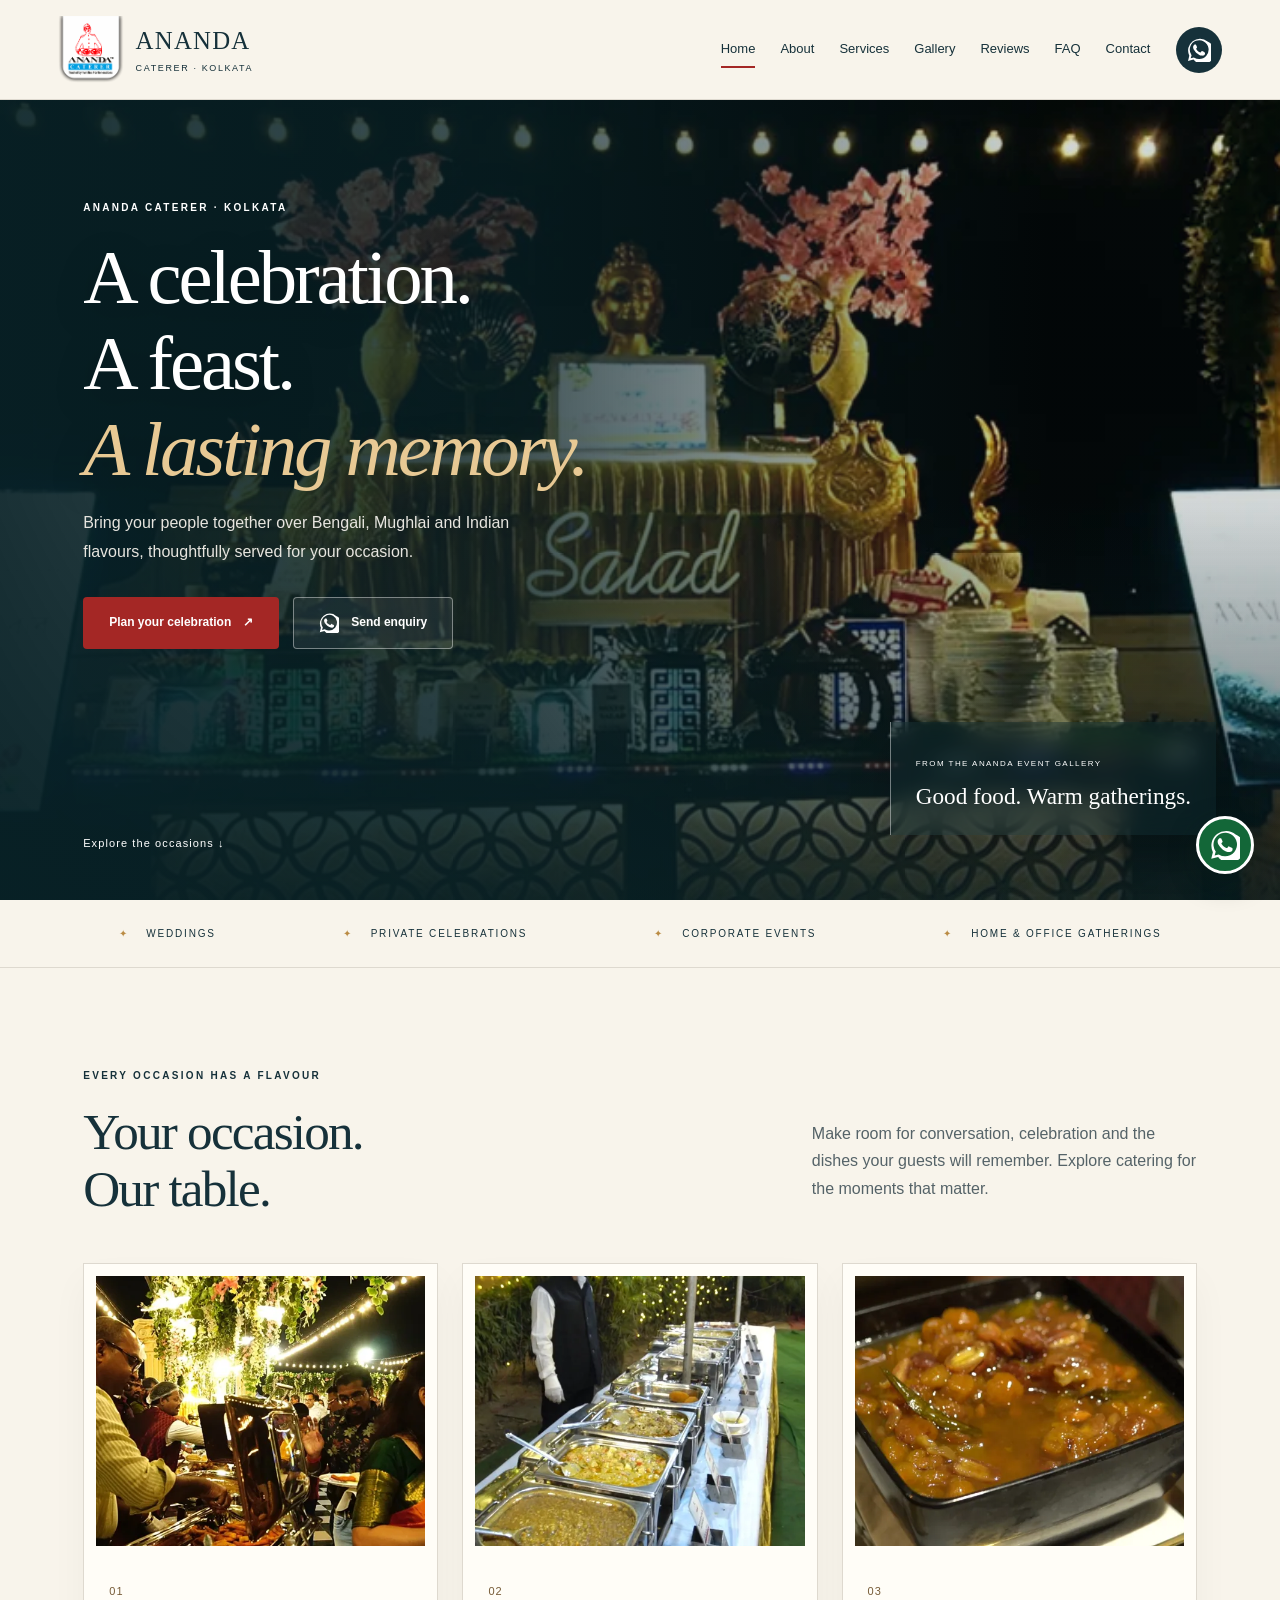
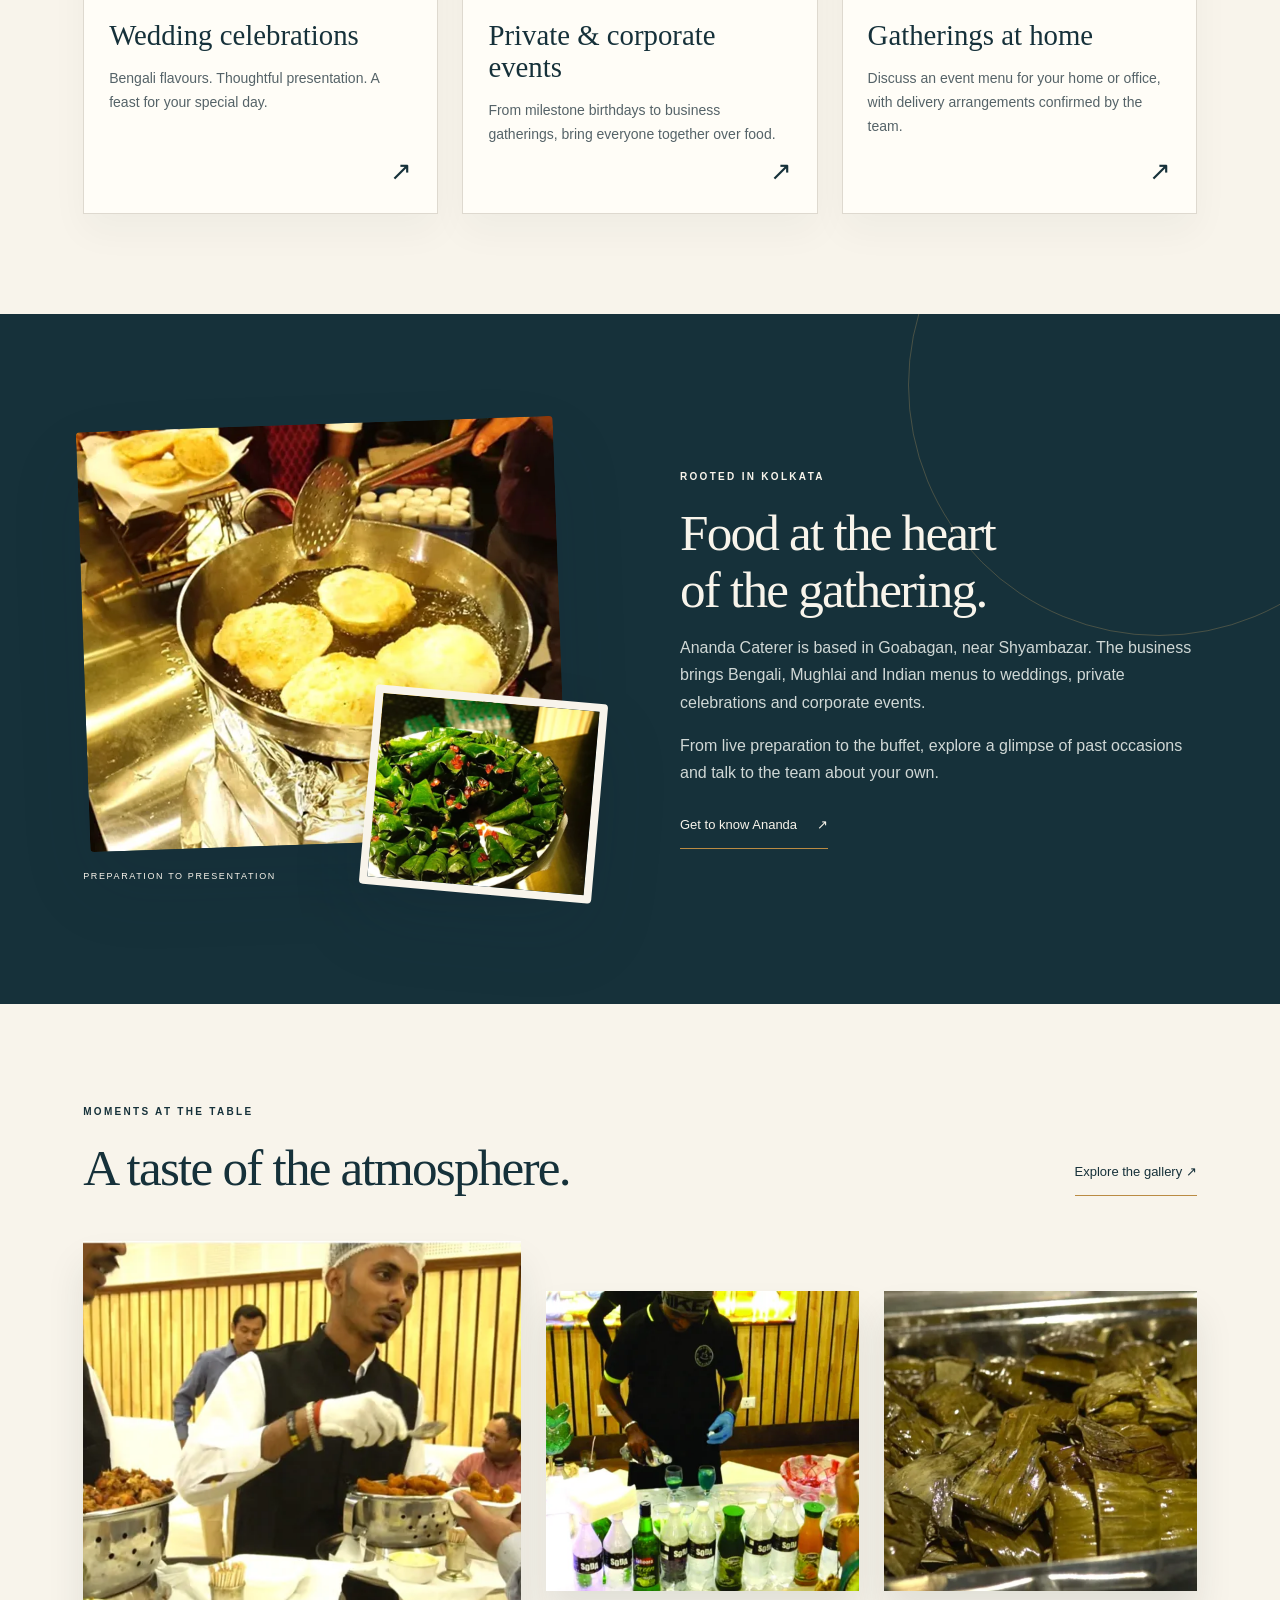
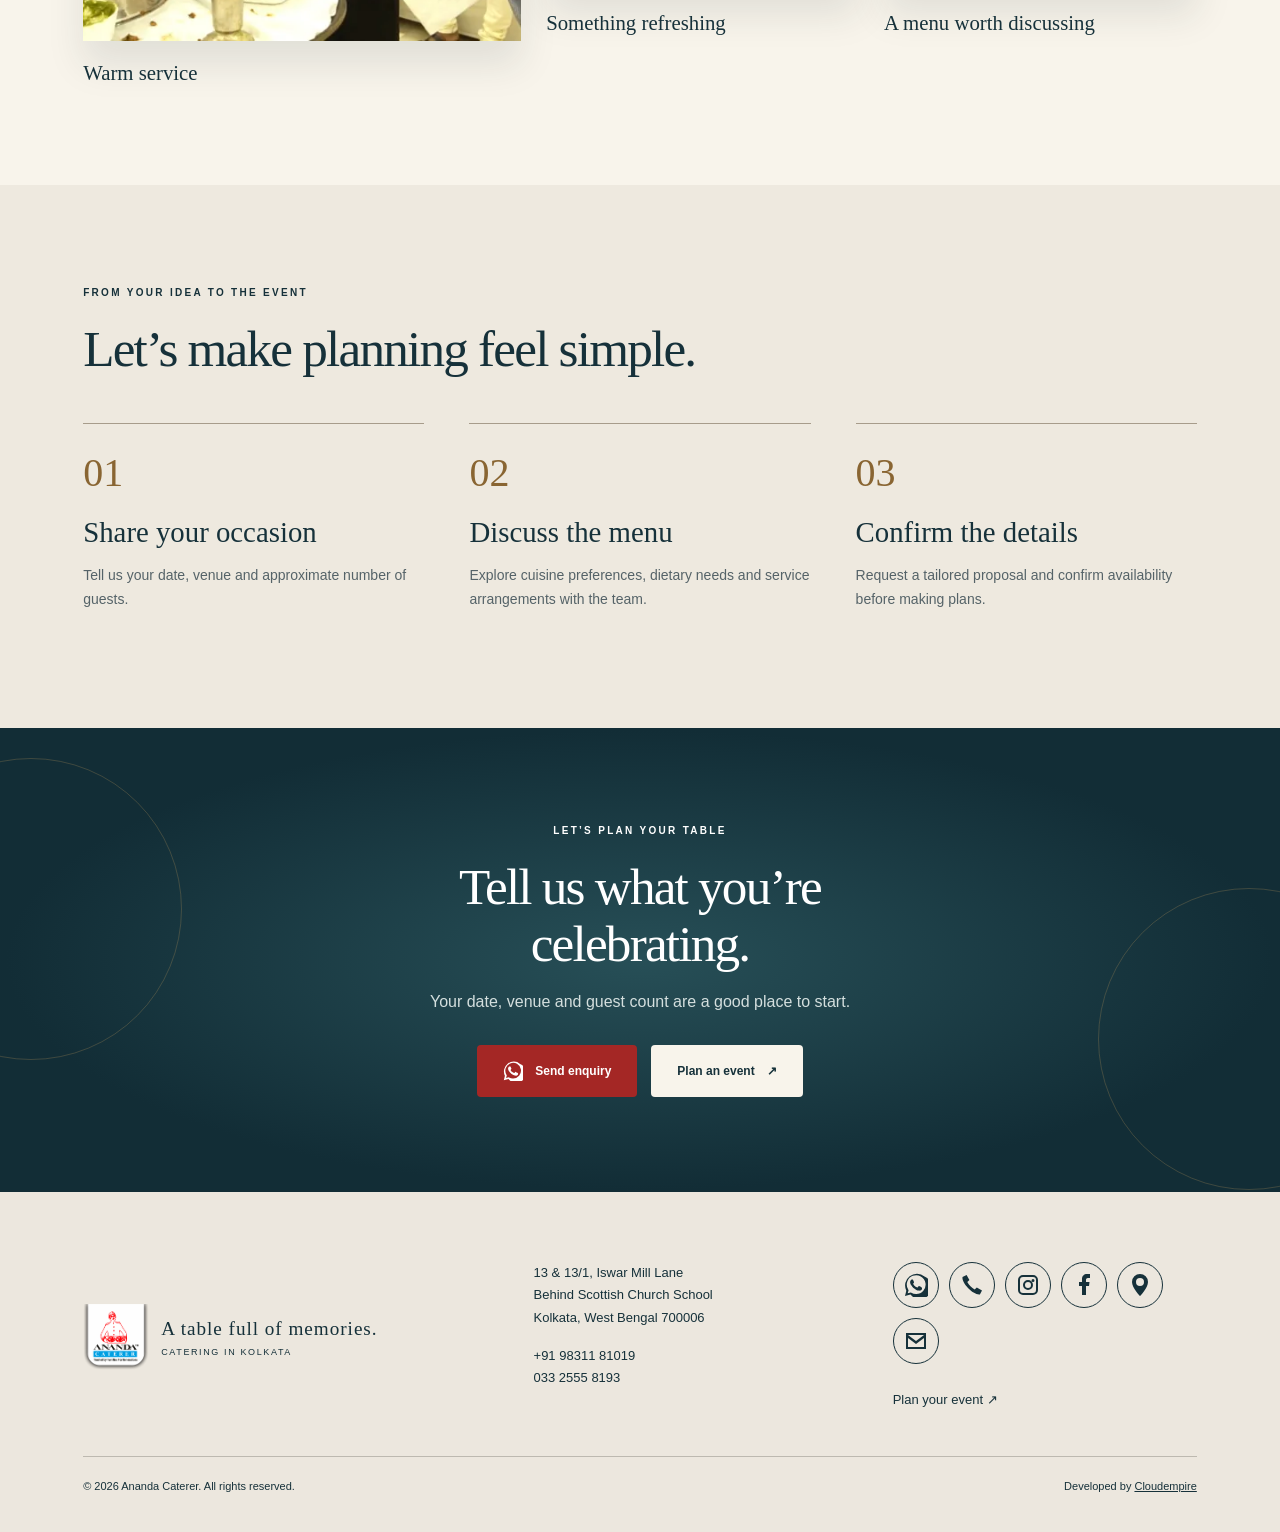
<file: index.html>
<!doctype html><html lang="en"><head><meta charset="utf-8"><meta name="viewport" content="width=device-width,initial-scale=1"><title>Catering for memorable celebrations | Ananda Caterer Kolkata</title><meta name="description" content="Explore Ananda Caterer in Kolkata for weddings, private gatherings and corporate events. Discover genuine event photos and enquire about your occasion."><link rel="canonical" href="https://cloudempiretech.github.io/ananda-caterer-kolkata/"><meta name="theme-color" content="#122d36"><meta property="og:title" content="Catering for memorable celebrations | Ananda Caterer"><meta property="og:description" content="Explore Ananda Caterer in Kolkata for weddings, private gatherings and corporate events. Discover genuine event photos and enquire about your occasion."><meta property="og:url" content="https://cloudempiretech.github.io/ananda-caterer-kolkata/"><meta property="og:image" content="https://cloudempiretech.github.io/ananda-caterer-kolkata/assets/official-3-1500.webp"><link rel="icon" href="assets/favicon.ico"><link rel="icon" sizes="32x32" href="assets/favicon-32.png"><link rel="apple-touch-icon" href="assets/favicon-180.png"><link rel="stylesheet" href="assets/style-v2.css"><script type="application/ld+json">{"@context": "https://schema.org", "@type": "LocalBusiness", "name": "Ananda Caterer", "url": "https://cloudempiretech.github.io/ananda-caterer-kolkata/", "telephone": "+919831181019", "address": {"@type": "PostalAddress", "streetAddress": "13 & 13/1, Iswar Mill Lane, behind Scottish Church School", "addressLocality": "Kolkata", "addressRegion": "West Bengal", "postalCode": "700006", "addressCountry": "IN"}, "sameAs": ["https://anandacaterer.com/", "https://www.instagram.com/anandacaterer/", "https://www.facebook.com/anandcatererkolkata", "https://www.google.com/maps?cid=3894552203688122161"], "logo": "https://cloudempiretech.github.io/ananda-caterer-kolkata/assets/logo.webp"}</script><script src="assets/site.js" defer></script></head><body><a class="skip" href="#main">Skip to content</a><header><a class="brand" href="index.html" aria-label="Ananda Caterer home"><img src="assets/logo.webp" alt="Ananda Caterer logo" width="80" height="80"><span>ANANDA<small>CATERER · KOLKATA</small></span></a><button class="menu" aria-label="Open navigation" aria-expanded="false" aria-controls="navigation">☰</button><nav id="navigation" aria-label="Main navigation"><a href="index.html" aria-current=page>Home</a><a href="about.html" >About</a><a href="services.html" >Services</a><a href="gallery.html" >Gallery</a><a href="reviews.html" >Reviews</a><a href="faq.html" >FAQ</a><a href="contact.html" >Contact</a></nav><a class="channel header-wa" href="https://wa.me/919831181019" aria-label="Message Ananda Caterer on WhatsApp" title="Message on WhatsApp" target="_blank" rel="noopener noreferrer"><svg aria-hidden="true" viewBox="0 0 24 24"><path d="M20.5 3.5A11.8 11.8 0 0 0 2.3 17.7L1 23l5.5-1.4A11.8 11.8 0 1 0 20.5 3.5ZM12 21a9.3 9.3 0 0 1-4.7-1.3l-.4-.2-3.2.8.9-3.1-.3-.5A9.4 9.4 0 1 1 12 21Zm5.2-7c-.3-.1-1.7-.8-2-.9-.2-.1-.4-.1-.6.2-.2.3-.7.9-.9 1-.2.2-.3.2-.6.1-.3-.1-1.2-.4-2.3-1.4-.9-.8-1.4-1.7-1.6-2-.2-.3 0-.4.1-.6l.4-.5.3-.4c.1-.2.1-.4 0-.6L9.1 7c-.2-.5-.5-.4-.7-.4h-.6c-.2 0-.5.1-.7.3-.3.3-1 1-1 2.4s1 2.8 1.2 3c.1.2 2.1 3.3 5.1 4.6.7.3 1.3.5 1.7.6.7.2 1.4.2 1.9.1.6-.1 1.7-.7 1.9-1.4.2-.7.2-1.3.2-1.4-.1-.2-.3-.2-.6-.4Z"/></svg></a></header><main id="main"><section class="hero"><img class="hero-bg" src="assets/official-3-1500.webp" srcset="assets/official-3-400.webp 400w, assets/official-3-900.webp 900w, assets/official-3-1500.webp 1500w" sizes="(max-width: 700px) 100vw, (max-width: 1100px) 60vw, 50vw" width="1918" height="960" alt="Decorated salad counter at an evening event" loading="eager" decoding="sync" fetchpriority=high><div class="hero-shade"></div><div class="hero-copy"><p class="eyebrow">ANANDA CATERER · KOLKATA</p><h1>A celebration.<br>A feast.<br><em>A lasting memory.</em></h1><p>Bring your people together over Bengali, Mughlai and Indian flavours, thoughtfully served for your occasion.</p><div class="actions"><a class="btn primary" href="contact.html">Plan your celebration <span aria-hidden="true">↗</span></a><a class="btn glass" href="https://wa.me/919831181019?text=Hello%20Ananda%20Caterer%2C%20I%20would%20like%20to%20discuss%20catering%20for%20an%20event." target="_blank" rel="noopener noreferrer" aria-label="Send enquiry with Ananda Caterer on WhatsApp" title="Message Ananda Caterer on WhatsApp"><svg aria-hidden="true" viewBox="0 0 24 24"><path d="M20.5 3.5A11.8 11.8 0 0 0 2.3 17.7L1 23l5.5-1.4A11.8 11.8 0 1 0 20.5 3.5ZM12 21a9.3 9.3 0 0 1-4.7-1.3l-.4-.2-3.2.8.9-3.1-.3-.5A9.4 9.4 0 1 1 12 21Zm5.2-7c-.3-.1-1.7-.8-2-.9-.2-.1-.4-.1-.6.2-.2.3-.7.9-.9 1-.2.2-.3.2-.6.1-.3-.1-1.2-.4-2.3-1.4-.9-.8-1.4-1.7-1.6-2-.2-.3 0-.4.1-.6l.4-.5.3-.4c.1-.2.1-.4 0-.6L9.1 7c-.2-.5-.5-.4-.7-.4h-.6c-.2 0-.5.1-.7.3-.3.3-1 1-1 2.4s1 2.8 1.2 3c.1.2 2.1 3.3 5.1 4.6.7.3 1.3.5 1.7.6.7.2 1.4.2 1.9.1.6-.1 1.7-.7 1.9-1.4.2-.7.2-1.3.2-1.4-.1-.2-.3-.2-.6-.4Z"/></svg><span>Send enquiry</span></a></div></div><div class="hero-note"><span>FROM THE ANANDA EVENT GALLERY</span><p>Good food. Warm gatherings.</p></div><a class="scrollhint" href="#occasions">Explore the occasions ↓</a></section><div class="ribbon"><span>WEDDINGS</span><span>PRIVATE CELEBRATIONS</span><span>CORPORATE EVENTS</span><span>HOME & OFFICE GATHERINGS</span></div><section class="section" id="occasions"><div class="section-heading reveal"><div><p class="eyebrow">EVERY OCCASION HAS A FLAVOUR</p><h2>Your occasion.<br>Our table.</h2></div><p>Make room for conversation, celebration and the dishes your guests will remember. Explore catering for the moments that matter.</p></div><div class="cards"><a class="card reveal" href="wedding-catering.html"><div class="cardimage"><img class="" src="assets/official-4-1500.webp" srcset="assets/official-4-400.webp 400w, assets/official-4-900.webp 900w, assets/official-4-1500.webp 1500w" sizes="(max-width: 700px) 100vw, (max-width: 1100px) 60vw, 50vw" width="1918" height="960" alt="Guests choosing food at a lit outdoor buffet" loading="eager" decoding="sync" ></div><div class="cardcopy"><span class="number">01</span><h3>Wedding celebrations</h3><p>Bengali flavours. Thoughtful presentation. A feast for your special day.</p><span class="arrow" aria-hidden="true">↗</span></div></a><a class="card reveal" href="private-corporate-catering.html"><div class="cardimage"><img class="" src="assets/official-2-1500.webp" srcset="assets/official-2-400.webp 400w, assets/official-2-900.webp 900w, assets/official-2-1500.webp 1500w" sizes="(max-width: 700px) 100vw, (max-width: 1100px) 60vw, 50vw" width="1918" height="960" alt="Outdoor buffet with covered serving dishes" loading="eager" decoding="sync" ></div><div class="cardcopy"><span class="number">02</span><h3>Private & corporate events</h3><p>From milestone birthdays to business gatherings, bring everyone together over food.</p><span class="arrow" aria-hidden="true">↗</span></div></a><a class="card reveal" href="home-delivery.html"><div class="cardimage"><img class="" src="assets/official-19-1500.webp" srcset="assets/official-19-400.webp 400w, assets/official-19-900.webp 900w, assets/official-19-1500.webp 1500w" sizes="(max-width: 700px) 100vw, (max-width: 1100px) 60vw, 50vw" width="1918" height="960" alt="Curry in a buffet serving dish" loading="eager" decoding="sync" ></div><div class="cardcopy"><span class="number">03</span><h3>Gatherings at home</h3><p>Discuss an event menu for your home or office, with delivery arrangements confirmed by the team.</p><span class="arrow" aria-hidden="true">↗</span></div></a></div></section><section class="split dark"><div class="image-stack reveal"><img class="stack-main" src="assets/official-8-1500.webp" srcset="assets/official-8-400.webp 400w, assets/official-8-900.webp 900w, assets/official-8-1500.webp 1500w" sizes="(max-width: 700px) 100vw, (max-width: 1100px) 60vw, 50vw" width="1918" height="960" alt="Freshly fried breads at a live cooking station" loading="eager" decoding="sync" ><img class="stack-small" src="assets/official-14-1500.webp" srcset="assets/official-14-400.webp 400w, assets/official-14-900.webp 900w, assets/official-14-1500.webp 1500w" sizes="(max-width: 700px) 100vw, (max-width: 1100px) 60vw, 50vw" width="1918" height="960" alt="Prepared betel-leaf paan arranged on a platter" loading="eager" decoding="sync" ><span class="image-label">PREPARATION TO PRESENTATION</span></div><div class="split-copy reveal"><p class="eyebrow">ROOTED IN KOLKATA</p><h2>Food at the heart<br>of the gathering.</h2><p>Ananda Caterer is based in Goabagan, near Shyambazar. The business brings Bengali, Mughlai and Indian menus to weddings, private celebrations and corporate events.</p><p>From live preparation to the buffet, explore a glimpse of past occasions and talk to the team about your own.</p><a class="text-link" href="about.html">Get to know Ananda <span aria-hidden="true">↗</span></a></div></section><section class="section"><div class="section-heading reveal"><div><p class="eyebrow">MOMENTS AT THE TABLE</p><h2>A taste of the atmosphere.</h2></div><a class="text-link" href="gallery.html">Explore the gallery ↗</a></div><div class="gallery-tease"><figure class="reveal"><img class="" src="assets/official-1-1500.webp" srcset="assets/official-1-400.webp 400w, assets/official-1-900.webp 900w, assets/official-1-1500.webp 1500w" sizes="(max-width: 700px) 100vw, (max-width: 1100px) 60vw, 50vw" width="1918" height="960" alt="Catering team serving guests at a buffet" loading="eager" decoding="sync" ><figcaption>Warm service</figcaption></figure><figure class="reveal"><img class="" src="assets/official-7-1500.webp" srcset="assets/official-7-400.webp 400w, assets/official-7-900.webp 900w, assets/official-7-1500.webp 1500w" sizes="(max-width: 700px) 100vw, (max-width: 1100px) 60vw, 50vw" width="1918" height="960" alt="Drinks arranged at an event counter" loading="eager" decoding="sync" ><figcaption>Something refreshing</figcaption></figure><figure class="reveal"><img class="" src="assets/official-18-1500.webp" srcset="assets/official-18-400.webp 400w, assets/official-18-900.webp 900w, assets/official-18-1500.webp 1500w" sizes="(max-width: 700px) 100vw, (max-width: 1100px) 60vw, 50vw" width="1918" height="960" alt="Leaf-wrapped preparations in a serving tray" loading="eager" decoding="sync" ><figcaption>A menu worth discussing</figcaption></figure></div></section><section class="section process"><p class="eyebrow">FROM YOUR IDEA TO THE EVENT</p><h2 class="reveal">Let’s make planning feel simple.</h2><div class="steps"><article class="reveal"><span>01</span><h3>Share your occasion</h3><p>Tell us your date, venue and approximate number of guests.</p></article><article class="reveal"><span>02</span><h3>Discuss the menu</h3><p>Explore cuisine preferences, dietary needs and service arrangements with the team.</p></article><article class="reveal"><span>03</span><h3>Confirm the details</h3><p>Request a tailored proposal and confirm availability before making plans.</p></article></div></section><section class="cta reveal"><p class="eyebrow">LET’S PLAN YOUR TABLE</p><h2>Tell us what you’re<br>celebrating.</h2><p>Your date, venue and guest count are a good place to start.</p><div class="actions"><a class="btn primary" href="https://wa.me/919831181019?text=Hello%20Ananda%20Caterer%2C%20I%20would%20like%20to%20discuss%20catering%20for%20an%20event." target="_blank" rel="noopener noreferrer" aria-label="Send enquiry with Ananda Caterer on WhatsApp" title="Message Ananda Caterer on WhatsApp"><svg aria-hidden="true" viewBox="0 0 24 24"><path d="M20.5 3.5A11.8 11.8 0 0 0 2.3 17.7L1 23l5.5-1.4A11.8 11.8 0 1 0 20.5 3.5ZM12 21a9.3 9.3 0 0 1-4.7-1.3l-.4-.2-3.2.8.9-3.1-.3-.5A9.4 9.4 0 1 1 12 21Zm5.2-7c-.3-.1-1.7-.8-2-.9-.2-.1-.4-.1-.6.2-.2.3-.7.9-.9 1-.2.2-.3.2-.6.1-.3-.1-1.2-.4-2.3-1.4-.9-.8-1.4-1.7-1.6-2-.2-.3 0-.4.1-.6l.4-.5.3-.4c.1-.2.1-.4 0-.6L9.1 7c-.2-.5-.5-.4-.7-.4h-.6c-.2 0-.5.1-.7.3-.3.3-1 1-1 2.4s1 2.8 1.2 3c.1.2 2.1 3.3 5.1 4.6.7.3 1.3.5 1.7.6.7.2 1.4.2 1.9.1.6-.1 1.7-.7 1.9-1.4.2-.7.2-1.3.2-1.4-.1-.2-.3-.2-.6-.4Z"/></svg><span>Send enquiry</span></a><a class="btn light" href="contact.html">Plan an event <span aria-hidden="true">↗</span></a></div></section></main><footer><div class="footer-top"><a class="brand" href="index.html"><img src="assets/logo.webp" alt="Ananda Caterer logo" width="80" height="80"><span>A table full of memories.<small>CATERING IN KOLKATA</small></span></a><div><p>13 &amp; 13/1, Iswar Mill Lane<br>Behind Scottish Church School<br>Kolkata, West Bengal 700006</p><a href="tel:+919831181019">+91 98311 81019</a><br><a href="tel:+913325558193">033 2555 8193</a></div><div><div class="channels"><a class="channel" href="https://wa.me/919831181019" aria-label="Message Ananda Caterer on WhatsApp" title="Message Ananda Caterer on WhatsApp" target="_blank" rel="noopener noreferrer"><svg aria-hidden="true" viewBox="0 0 24 24"><path d="M20.5 3.5A11.8 11.8 0 0 0 2.3 17.7L1 23l5.5-1.4A11.8 11.8 0 1 0 20.5 3.5ZM12 21a9.3 9.3 0 0 1-4.7-1.3l-.4-.2-3.2.8.9-3.1-.3-.5A9.4 9.4 0 1 1 12 21Zm5.2-7c-.3-.1-1.7-.8-2-.9-.2-.1-.4-.1-.6.2-.2.3-.7.9-.9 1-.2.2-.3.2-.6.1-.3-.1-1.2-.4-2.3-1.4-.9-.8-1.4-1.7-1.6-2-.2-.3 0-.4.1-.6l.4-.5.3-.4c.1-.2.1-.4 0-.6L9.1 7c-.2-.5-.5-.4-.7-.4h-.6c-.2 0-.5.1-.7.3-.3.3-1 1-1 2.4s1 2.8 1.2 3c.1.2 2.1 3.3 5.1 4.6.7.3 1.3.5 1.7.6.7.2 1.4.2 1.9.1.6-.1 1.7-.7 1.9-1.4.2-.7.2-1.3.2-1.4-.1-.2-.3-.2-.6-.4Z"/></svg></a><a class="channel" href="tel:+919831181019" aria-label="Call Ananda Caterer" title="Call Ananda Caterer" target="_blank" rel="noopener noreferrer"><svg aria-hidden="true" viewBox="0 0 24 24"><path d="M6.6 2 2.5 4.1C1.5 10.4 13.6 22.5 19.9 21.5l2.1-4.1-5.2-3-2.1 2.1c-3-1.6-5.8-4.4-7.4-7.4l2.1-2.1L6.6 2Z"/></svg></a><a class="channel" href="https://www.instagram.com/anandacaterer/" aria-label="Ananda Caterer on Instagram" title="Ananda Caterer on Instagram" target="_blank" rel="noopener noreferrer"><svg aria-hidden="true" viewBox="0 0 24 24"><path d="M7 2h10a5 5 0 0 1 5 5v10a5 5 0 0 1-5 5H7a5 5 0 0 1-5-5V7a5 5 0 0 1 5-5Zm0 2a3 3 0 0 0-3 3v10a3 3 0 0 0 3 3h10a3 3 0 0 0 3-3V7a3 3 0 0 0-3-3H7Zm5 3a5 5 0 1 1 0 10 5 5 0 0 1 0-10Zm0 2a3 3 0 1 0 0 6 3 3 0 0 0 0-6Zm5-3a1.5 1.5 0 1 1 0 3 1.5 1.5 0 0 1 0-3Z"/></svg></a><a class="channel" href="https://www.facebook.com/anandcatererkolkata" aria-label="Ananda Caterer on Facebook" title="Ananda Caterer on Facebook" target="_blank" rel="noopener noreferrer"><svg aria-hidden="true" viewBox="0 0 24 24"><path d="M14 22v-9h3l.5-4H14V7c0-1 .3-2 2-2h2V1h-3c-3 0-5 2-5 5v3H7v4h3v9h4Z"/></svg></a><a class="channel" href="https://www.google.com/maps?cid=3894552203688122161" aria-label="Find Ananda Caterer on Google Maps" title="Find Ananda Caterer on Google Maps" target="_blank" rel="noopener noreferrer"><svg aria-hidden="true" viewBox="0 0 24 24"><path d="M12 1a8 8 0 0 0-8 8c0 6 8 14 8 14s8-8 8-14a8 8 0 0 0-8-8Zm0 4a4 4 0 1 1 0 8 4 4 0 0 1 0-8Z"/></svg></a><a class="channel" href="mailto:anandacaterer@gmail.com" aria-label="Email Ananda Caterer" title="Email Ananda Caterer" target="_blank" rel="noopener noreferrer"><svg aria-hidden="true" viewBox="0 0 24 24"><path d="M2 4h20v16H2V4Zm2 2 8 6 8-6H4Zm16 12V9l-8 6-8-6v9h16Z"/></svg></a></div><a href="contact.html">Plan your event ↗</a></div></div><div class="footer-bottom"><p>© 2026 Ananda Caterer. All rights reserved.</p><p>Developed by <a href="https://cloudempire.tech/" target="_blank" rel="noopener noreferrer">Cloudempire</a></p></div></footer><a class="floating channel" href="https://wa.me/919831181019" target="_blank" rel="noopener noreferrer" aria-label="Message Ananda Caterer on WhatsApp" title="Message Ananda Caterer on WhatsApp"><svg aria-hidden="true" viewBox="0 0 24 24"><path d="M20.5 3.5A11.8 11.8 0 0 0 2.3 17.7L1 23l5.5-1.4A11.8 11.8 0 1 0 20.5 3.5ZM12 21a9.3 9.3 0 0 1-4.7-1.3l-.4-.2-3.2.8.9-3.1-.3-.5A9.4 9.4 0 1 1 12 21Zm5.2-7c-.3-.1-1.7-.8-2-.9-.2-.1-.4-.1-.6.2-.2.3-.7.9-.9 1-.2.2-.3.2-.6.1-.3-.1-1.2-.4-2.3-1.4-.9-.8-1.4-1.7-1.6-2-.2-.3 0-.4.1-.6l.4-.5.3-.4c.1-.2.1-.4 0-.6L9.1 7c-.2-.5-.5-.4-.7-.4h-.6c-.2 0-.5.1-.7.3-.3.3-1 1-1 2.4s1 2.8 1.2 3c.1.2 2.1 3.3 5.1 4.6.7.3 1.3.5 1.7.6.7.2 1.4.2 1.9.1.6-.1 1.7-.7 1.9-1.4.2-.7.2-1.3.2-1.4-.1-.2-.3-.2-.6-.4Z"/></svg></a></body></html>
</file>
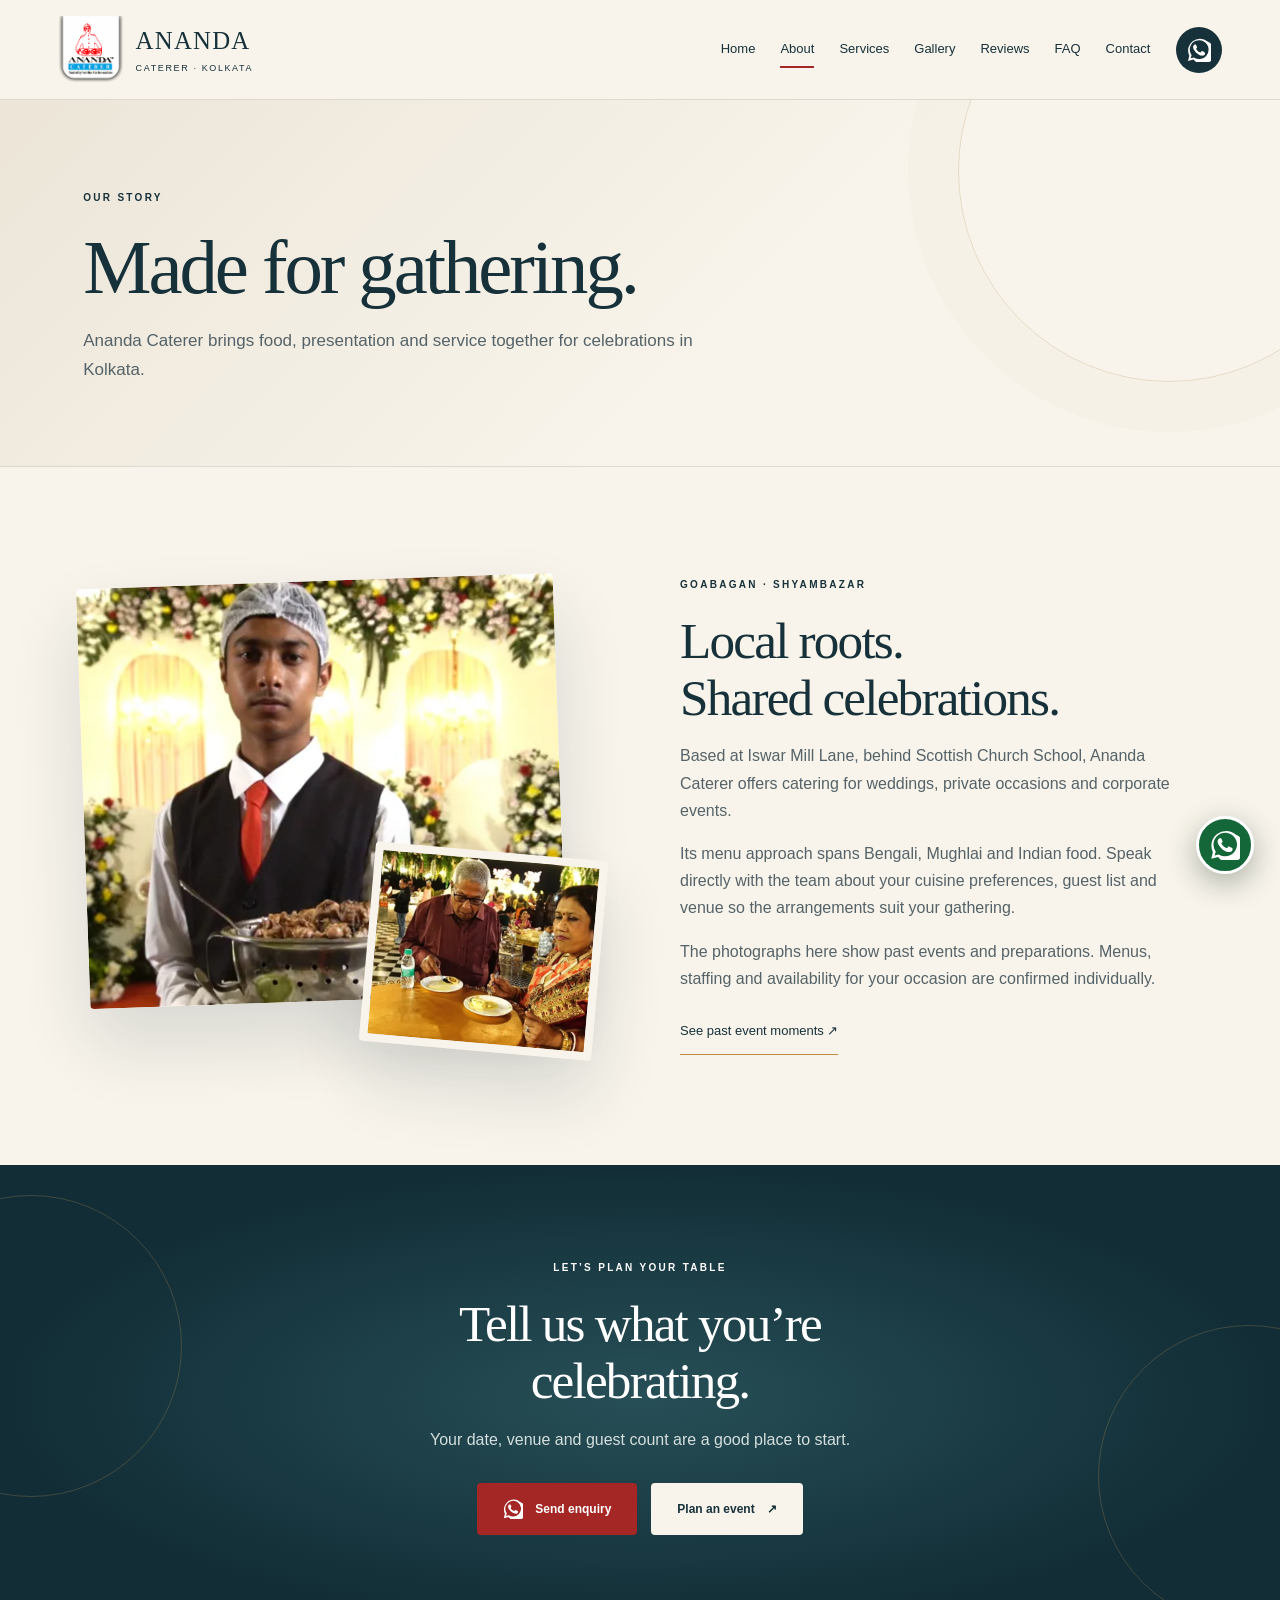
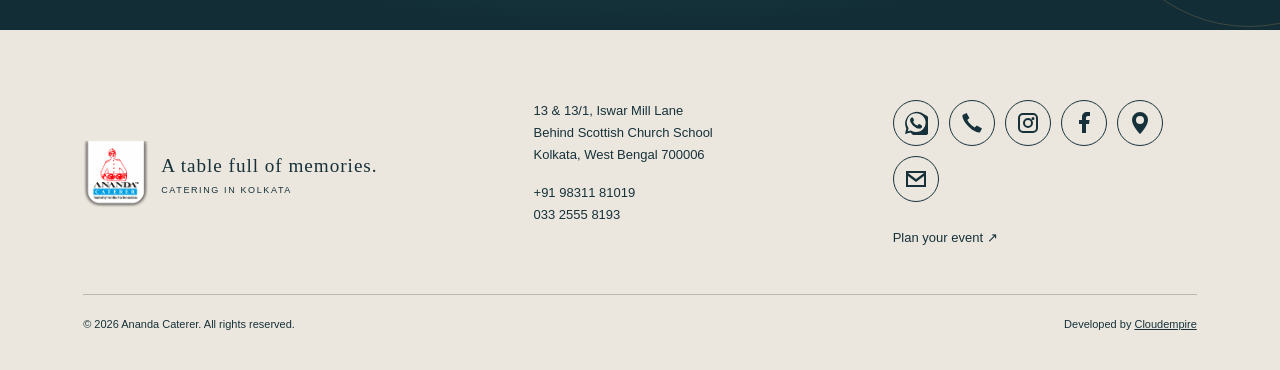
<file: about.html>
<!doctype html><html lang="en"><head><meta charset="utf-8"><meta name="viewport" content="width=device-width,initial-scale=1"><title>A Kolkata catering story | Ananda Caterer Kolkata</title><meta name="description" content="Meet Ananda Caterer, based in Goabagan near Shyambazar, Kolkata. Explore its cuisine, occasion catering and genuine event gallery."><link rel="canonical" href="https://cloudempiretech.github.io/ananda-caterer-kolkata/about.html"><meta name="theme-color" content="#122d36"><meta property="og:title" content="A Kolkata catering story | Ananda Caterer"><meta property="og:description" content="Meet Ananda Caterer, based in Goabagan near Shyambazar, Kolkata. Explore its cuisine, occasion catering and genuine event gallery."><meta property="og:url" content="https://cloudempiretech.github.io/ananda-caterer-kolkata/about.html"><meta property="og:image" content="https://cloudempiretech.github.io/ananda-caterer-kolkata/assets/official-3-1500.webp"><link rel="icon" href="assets/favicon.ico"><link rel="icon" sizes="32x32" href="assets/favicon-32.png"><link rel="apple-touch-icon" href="assets/favicon-180.png"><link rel="stylesheet" href="assets/style-v2.css"><script type="application/ld+json">{"@context": "https://schema.org", "@type": "LocalBusiness", "name": "Ananda Caterer", "url": "https://cloudempiretech.github.io/ananda-caterer-kolkata/", "telephone": "+919831181019", "address": {"@type": "PostalAddress", "streetAddress": "13 & 13/1, Iswar Mill Lane, behind Scottish Church School", "addressLocality": "Kolkata", "addressRegion": "West Bengal", "postalCode": "700006", "addressCountry": "IN"}, "sameAs": ["https://anandacaterer.com/", "https://www.instagram.com/anandacaterer/", "https://www.facebook.com/anandcatererkolkata", "https://www.google.com/maps?cid=3894552203688122161"], "logo": "https://cloudempiretech.github.io/ananda-caterer-kolkata/assets/logo.webp"}</script><script src="assets/site.js" defer></script></head><body><a class="skip" href="#main">Skip to content</a><header><a class="brand" href="index.html" aria-label="Ananda Caterer home"><img src="assets/logo.webp" alt="Ananda Caterer logo" width="80" height="80"><span>ANANDA<small>CATERER · KOLKATA</small></span></a><button class="menu" aria-label="Open navigation" aria-expanded="false" aria-controls="navigation">☰</button><nav id="navigation" aria-label="Main navigation"><a href="index.html" >Home</a><a href="about.html" aria-current=page>About</a><a href="services.html" >Services</a><a href="gallery.html" >Gallery</a><a href="reviews.html" >Reviews</a><a href="faq.html" >FAQ</a><a href="contact.html" >Contact</a></nav><a class="channel header-wa" href="https://wa.me/919831181019" aria-label="Message Ananda Caterer on WhatsApp" title="Message on WhatsApp" target="_blank" rel="noopener noreferrer"><svg aria-hidden="true" viewBox="0 0 24 24"><path d="M20.5 3.5A11.8 11.8 0 0 0 2.3 17.7L1 23l5.5-1.4A11.8 11.8 0 1 0 20.5 3.5ZM12 21a9.3 9.3 0 0 1-4.7-1.3l-.4-.2-3.2.8.9-3.1-.3-.5A9.4 9.4 0 1 1 12 21Zm5.2-7c-.3-.1-1.7-.8-2-.9-.2-.1-.4-.1-.6.2-.2.3-.7.9-.9 1-.2.2-.3.2-.6.1-.3-.1-1.2-.4-2.3-1.4-.9-.8-1.4-1.7-1.6-2-.2-.3 0-.4.1-.6l.4-.5.3-.4c.1-.2.1-.4 0-.6L9.1 7c-.2-.5-.5-.4-.7-.4h-.6c-.2 0-.5.1-.7.3-.3.3-1 1-1 2.4s1 2.8 1.2 3c.1.2 2.1 3.3 5.1 4.6.7.3 1.3.5 1.7.6.7.2 1.4.2 1.9.1.6-.1 1.7-.7 1.9-1.4.2-.7.2-1.3.2-1.4-.1-.2-.3-.2-.6-.4Z"/></svg></a></header><main id="main"><section class="pagehead"><p class="eyebrow">OUR STORY</p><h1>Made for gathering.</h1><p class="lede">Ananda Caterer brings food, presentation and service together for celebrations in Kolkata.</p></section><section class="split"><div class="image-stack reveal"><img class="stack-main" src="assets/official-6-1500.webp" srcset="assets/official-6-400.webp 400w, assets/official-6-900.webp 900w, assets/official-6-1500.webp 1500w" sizes="(max-width: 700px) 100vw, (max-width: 1100px) 60vw, 50vw" width="1918" height="960" alt="Server holding a tray at an event" loading="lazy" decoding="async" ><img class="stack-small" src="assets/official-15-1500.webp" srcset="assets/official-15-400.webp 400w, assets/official-15-900.webp 900w, assets/official-15-1500.webp 1500w" sizes="(max-width: 700px) 100vw, (max-width: 1100px) 60vw, 50vw" width="1918" height="960" alt="Guests enjoying a meal at an evening event" loading="lazy" decoding="async" ></div><div class="split-copy reveal"><p class="eyebrow">GOABAGAN · SHYAMBAZAR</p><h2>Local roots.<br>Shared celebrations.</h2><p>Based at Iswar Mill Lane, behind Scottish Church School, Ananda Caterer offers catering for weddings, private occasions and corporate events.</p><p>Its menu approach spans Bengali, Mughlai and Indian food. Speak directly with the team about your cuisine preferences, guest list and venue so the arrangements suit your gathering.</p><p>The photographs here show past events and preparations. Menus, staffing and availability for your occasion are confirmed individually.</p><a class="text-link" href="gallery.html">See past event moments ↗</a></div></section><section class="cta reveal"><p class="eyebrow">LET’S PLAN YOUR TABLE</p><h2>Tell us what you’re<br>celebrating.</h2><p>Your date, venue and guest count are a good place to start.</p><div class="actions"><a class="btn primary" href="https://wa.me/919831181019?text=Hello%20Ananda%20Caterer%2C%20I%20would%20like%20to%20discuss%20catering%20for%20an%20event." target="_blank" rel="noopener noreferrer" aria-label="Send enquiry with Ananda Caterer on WhatsApp" title="Message Ananda Caterer on WhatsApp"><svg aria-hidden="true" viewBox="0 0 24 24"><path d="M20.5 3.5A11.8 11.8 0 0 0 2.3 17.7L1 23l5.5-1.4A11.8 11.8 0 1 0 20.5 3.5ZM12 21a9.3 9.3 0 0 1-4.7-1.3l-.4-.2-3.2.8.9-3.1-.3-.5A9.4 9.4 0 1 1 12 21Zm5.2-7c-.3-.1-1.7-.8-2-.9-.2-.1-.4-.1-.6.2-.2.3-.7.9-.9 1-.2.2-.3.2-.6.1-.3-.1-1.2-.4-2.3-1.4-.9-.8-1.4-1.7-1.6-2-.2-.3 0-.4.1-.6l.4-.5.3-.4c.1-.2.1-.4 0-.6L9.1 7c-.2-.5-.5-.4-.7-.4h-.6c-.2 0-.5.1-.7.3-.3.3-1 1-1 2.4s1 2.8 1.2 3c.1.2 2.1 3.3 5.1 4.6.7.3 1.3.5 1.7.6.7.2 1.4.2 1.9.1.6-.1 1.7-.7 1.9-1.4.2-.7.2-1.3.2-1.4-.1-.2-.3-.2-.6-.4Z"/></svg><span>Send enquiry</span></a><a class="btn light" href="contact.html">Plan an event <span aria-hidden="true">↗</span></a></div></section></main><footer><div class="footer-top"><a class="brand" href="index.html"><img src="assets/logo.webp" alt="Ananda Caterer logo" width="80" height="80"><span>A table full of memories.<small>CATERING IN KOLKATA</small></span></a><div><p>13 &amp; 13/1, Iswar Mill Lane<br>Behind Scottish Church School<br>Kolkata, West Bengal 700006</p><a href="tel:+919831181019">+91 98311 81019</a><br><a href="tel:+913325558193">033 2555 8193</a></div><div><div class="channels"><a class="channel" href="https://wa.me/919831181019" aria-label="Message Ananda Caterer on WhatsApp" title="Message Ananda Caterer on WhatsApp" target="_blank" rel="noopener noreferrer"><svg aria-hidden="true" viewBox="0 0 24 24"><path d="M20.5 3.5A11.8 11.8 0 0 0 2.3 17.7L1 23l5.5-1.4A11.8 11.8 0 1 0 20.5 3.5ZM12 21a9.3 9.3 0 0 1-4.7-1.3l-.4-.2-3.2.8.9-3.1-.3-.5A9.4 9.4 0 1 1 12 21Zm5.2-7c-.3-.1-1.7-.8-2-.9-.2-.1-.4-.1-.6.2-.2.3-.7.9-.9 1-.2.2-.3.2-.6.1-.3-.1-1.2-.4-2.3-1.4-.9-.8-1.4-1.7-1.6-2-.2-.3 0-.4.1-.6l.4-.5.3-.4c.1-.2.1-.4 0-.6L9.1 7c-.2-.5-.5-.4-.7-.4h-.6c-.2 0-.5.1-.7.3-.3.3-1 1-1 2.4s1 2.8 1.2 3c.1.2 2.1 3.3 5.1 4.6.7.3 1.3.5 1.7.6.7.2 1.4.2 1.9.1.6-.1 1.7-.7 1.9-1.4.2-.7.2-1.3.2-1.4-.1-.2-.3-.2-.6-.4Z"/></svg></a><a class="channel" href="tel:+919831181019" aria-label="Call Ananda Caterer" title="Call Ananda Caterer" target="_blank" rel="noopener noreferrer"><svg aria-hidden="true" viewBox="0 0 24 24"><path d="M6.6 2 2.5 4.1C1.5 10.4 13.6 22.5 19.9 21.5l2.1-4.1-5.2-3-2.1 2.1c-3-1.6-5.8-4.4-7.4-7.4l2.1-2.1L6.6 2Z"/></svg></a><a class="channel" href="https://www.instagram.com/anandacaterer/" aria-label="Ananda Caterer on Instagram" title="Ananda Caterer on Instagram" target="_blank" rel="noopener noreferrer"><svg aria-hidden="true" viewBox="0 0 24 24"><path d="M7 2h10a5 5 0 0 1 5 5v10a5 5 0 0 1-5 5H7a5 5 0 0 1-5-5V7a5 5 0 0 1 5-5Zm0 2a3 3 0 0 0-3 3v10a3 3 0 0 0 3 3h10a3 3 0 0 0 3-3V7a3 3 0 0 0-3-3H7Zm5 3a5 5 0 1 1 0 10 5 5 0 0 1 0-10Zm0 2a3 3 0 1 0 0 6 3 3 0 0 0 0-6Zm5-3a1.5 1.5 0 1 1 0 3 1.5 1.5 0 0 1 0-3Z"/></svg></a><a class="channel" href="https://www.facebook.com/anandcatererkolkata" aria-label="Ananda Caterer on Facebook" title="Ananda Caterer on Facebook" target="_blank" rel="noopener noreferrer"><svg aria-hidden="true" viewBox="0 0 24 24"><path d="M14 22v-9h3l.5-4H14V7c0-1 .3-2 2-2h2V1h-3c-3 0-5 2-5 5v3H7v4h3v9h4Z"/></svg></a><a class="channel" href="https://www.google.com/maps?cid=3894552203688122161" aria-label="Find Ananda Caterer on Google Maps" title="Find Ananda Caterer on Google Maps" target="_blank" rel="noopener noreferrer"><svg aria-hidden="true" viewBox="0 0 24 24"><path d="M12 1a8 8 0 0 0-8 8c0 6 8 14 8 14s8-8 8-14a8 8 0 0 0-8-8Zm0 4a4 4 0 1 1 0 8 4 4 0 0 1 0-8Z"/></svg></a><a class="channel" href="mailto:anandacaterer@gmail.com" aria-label="Email Ananda Caterer" title="Email Ananda Caterer" target="_blank" rel="noopener noreferrer"><svg aria-hidden="true" viewBox="0 0 24 24"><path d="M2 4h20v16H2V4Zm2 2 8 6 8-6H4Zm16 12V9l-8 6-8-6v9h16Z"/></svg></a></div><a href="contact.html">Plan your event ↗</a></div></div><div class="footer-bottom"><p>© 2026 Ananda Caterer. All rights reserved.</p><p>Developed by <a href="https://cloudempire.tech/" target="_blank" rel="noopener noreferrer">Cloudempire</a></p></div></footer><a class="floating channel" href="https://wa.me/919831181019" target="_blank" rel="noopener noreferrer" aria-label="Message Ananda Caterer on WhatsApp" title="Message Ananda Caterer on WhatsApp"><svg aria-hidden="true" viewBox="0 0 24 24"><path d="M20.5 3.5A11.8 11.8 0 0 0 2.3 17.7L1 23l5.5-1.4A11.8 11.8 0 1 0 20.5 3.5ZM12 21a9.3 9.3 0 0 1-4.7-1.3l-.4-.2-3.2.8.9-3.1-.3-.5A9.4 9.4 0 1 1 12 21Zm5.2-7c-.3-.1-1.7-.8-2-.9-.2-.1-.4-.1-.6.2-.2.3-.7.9-.9 1-.2.2-.3.2-.6.1-.3-.1-1.2-.4-2.3-1.4-.9-.8-1.4-1.7-1.6-2-.2-.3 0-.4.1-.6l.4-.5.3-.4c.1-.2.1-.4 0-.6L9.1 7c-.2-.5-.5-.4-.7-.4h-.6c-.2 0-.5.1-.7.3-.3.3-1 1-1 2.4s1 2.8 1.2 3c.1.2 2.1 3.3 5.1 4.6.7.3 1.3.5 1.7.6.7.2 1.4.2 1.9.1.6-.1 1.7-.7 1.9-1.4.2-.7.2-1.3.2-1.4-.1-.2-.3-.2-.6-.4Z"/></svg></a></body></html>
</file>
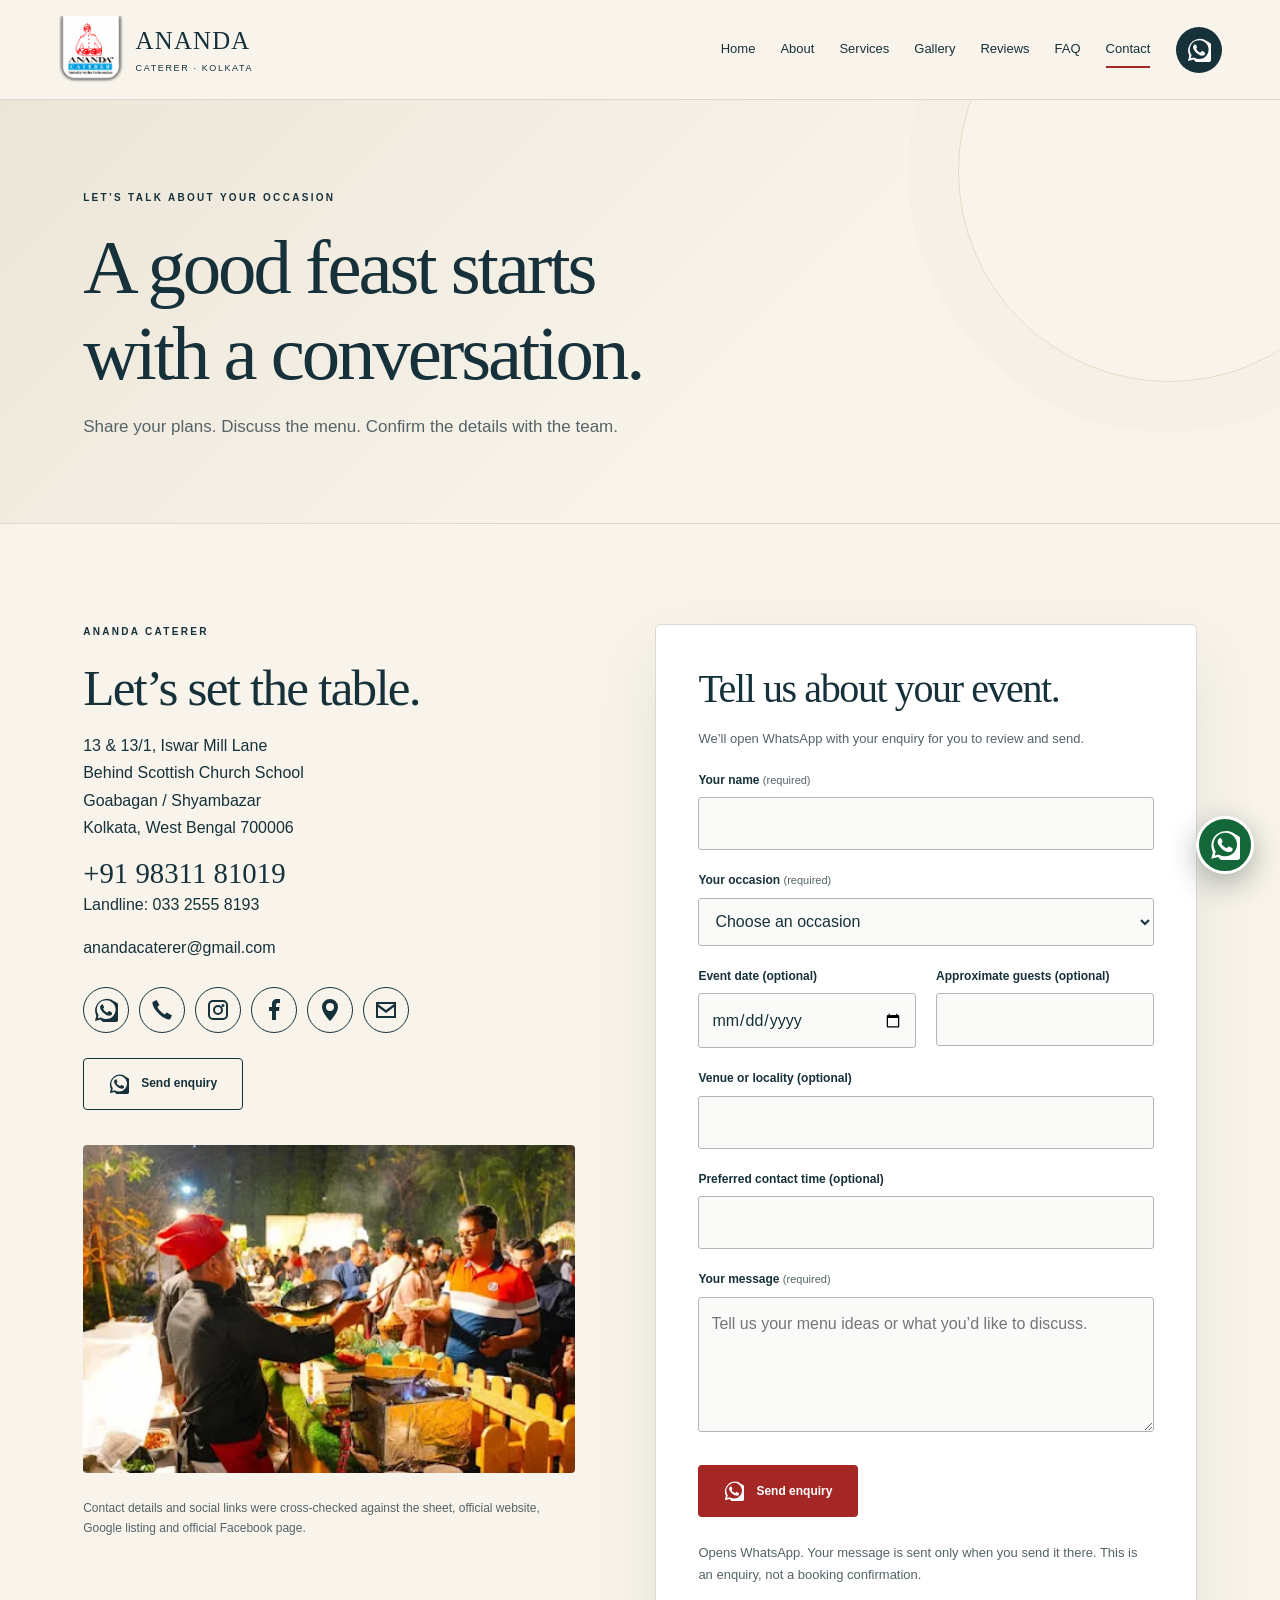
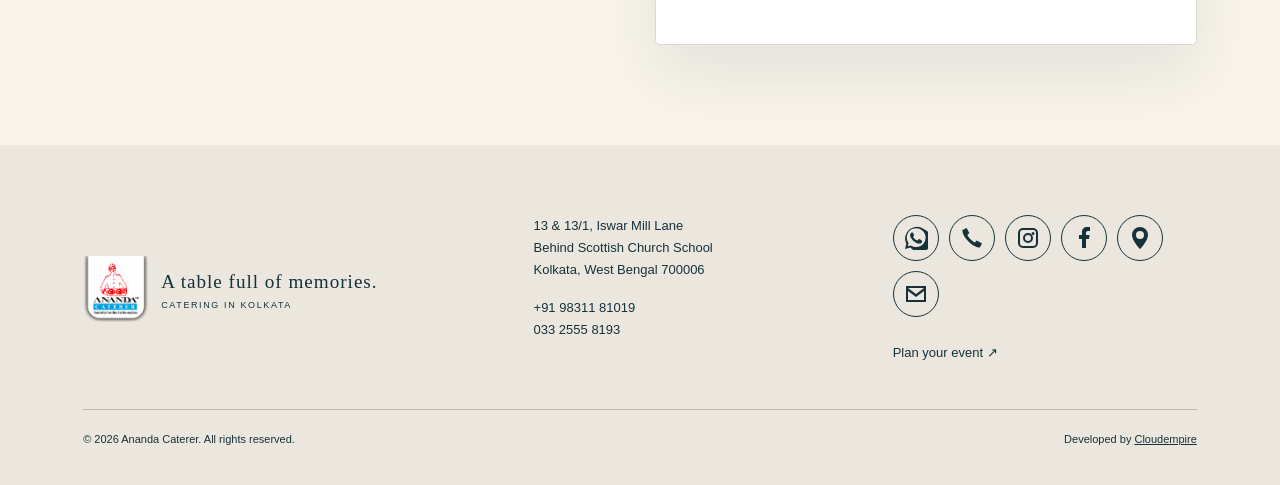
<file: contact.html>
<!doctype html><html lang="en"><head><meta charset="utf-8"><meta name="viewport" content="width=device-width,initial-scale=1"><title>Plan your event and send an enquiry | Ananda Caterer Kolkata</title><meta name="description" content="Contact Ananda Caterer in Goabagan, Kolkata. Call, send a WhatsApp event enquiry, find directions or explore its verified social profiles."><link rel="canonical" href="https://cloudempiretech.github.io/ananda-caterer-kolkata/contact.html"><meta name="theme-color" content="#122d36"><meta property="og:title" content="Plan your event and send an enquiry | Ananda Caterer"><meta property="og:description" content="Contact Ananda Caterer in Goabagan, Kolkata. Call, send a WhatsApp event enquiry, find directions or explore its verified social profiles."><meta property="og:url" content="https://cloudempiretech.github.io/ananda-caterer-kolkata/contact.html"><meta property="og:image" content="https://cloudempiretech.github.io/ananda-caterer-kolkata/assets/official-3-1500.webp"><link rel="icon" href="assets/favicon.ico"><link rel="icon" sizes="32x32" href="assets/favicon-32.png"><link rel="apple-touch-icon" href="assets/favicon-180.png"><link rel="stylesheet" href="assets/style-v2.css"><script type="application/ld+json">{"@context": "https://schema.org", "@type": "LocalBusiness", "name": "Ananda Caterer", "url": "https://cloudempiretech.github.io/ananda-caterer-kolkata/", "telephone": "+919831181019", "address": {"@type": "PostalAddress", "streetAddress": "13 & 13/1, Iswar Mill Lane, behind Scottish Church School", "addressLocality": "Kolkata", "addressRegion": "West Bengal", "postalCode": "700006", "addressCountry": "IN"}, "sameAs": ["https://anandacaterer.com/", "https://www.instagram.com/anandacaterer/", "https://www.facebook.com/anandcatererkolkata", "https://www.google.com/maps?cid=3894552203688122161"], "logo": "https://cloudempiretech.github.io/ananda-caterer-kolkata/assets/logo.webp"}</script><script src="assets/site.js" defer></script></head><body><a class="skip" href="#main">Skip to content</a><header><a class="brand" href="index.html" aria-label="Ananda Caterer home"><img src="assets/logo.webp" alt="Ananda Caterer logo" width="80" height="80"><span>ANANDA<small>CATERER · KOLKATA</small></span></a><button class="menu" aria-label="Open navigation" aria-expanded="false" aria-controls="navigation">☰</button><nav id="navigation" aria-label="Main navigation"><a href="index.html" >Home</a><a href="about.html" >About</a><a href="services.html" >Services</a><a href="gallery.html" >Gallery</a><a href="reviews.html" >Reviews</a><a href="faq.html" >FAQ</a><a href="contact.html" aria-current=page>Contact</a></nav><a class="channel header-wa" href="https://wa.me/919831181019" aria-label="Message Ananda Caterer on WhatsApp" title="Message on WhatsApp" target="_blank" rel="noopener noreferrer"><svg aria-hidden="true" viewBox="0 0 24 24"><path d="M20.5 3.5A11.8 11.8 0 0 0 2.3 17.7L1 23l5.5-1.4A11.8 11.8 0 1 0 20.5 3.5ZM12 21a9.3 9.3 0 0 1-4.7-1.3l-.4-.2-3.2.8.9-3.1-.3-.5A9.4 9.4 0 1 1 12 21Zm5.2-7c-.3-.1-1.7-.8-2-.9-.2-.1-.4-.1-.6.2-.2.3-.7.9-.9 1-.2.2-.3.2-.6.1-.3-.1-1.2-.4-2.3-1.4-.9-.8-1.4-1.7-1.6-2-.2-.3 0-.4.1-.6l.4-.5.3-.4c.1-.2.1-.4 0-.6L9.1 7c-.2-.5-.5-.4-.7-.4h-.6c-.2 0-.5.1-.7.3-.3.3-1 1-1 2.4s1 2.8 1.2 3c.1.2 2.1 3.3 5.1 4.6.7.3 1.3.5 1.7.6.7.2 1.4.2 1.9.1.6-.1 1.7-.7 1.9-1.4.2-.7.2-1.3.2-1.4-.1-.2-.3-.2-.6-.4Z"/></svg></a></header><main id="main"><section class="pagehead"><p class="eyebrow">LET’S TALK ABOUT YOUR OCCASION</p><h1>A good feast starts<br>with a conversation.</h1><p class="lede">Share your plans. Discuss the menu. Confirm the details with the team.</p></section><section class="contact-layout section"><div class="contact-info reveal"><p class="eyebrow">ANANDA CATERER</p><h2>Let’s set the table.</h2><p>13 &amp; 13/1, Iswar Mill Lane<br>Behind Scottish Church School<br>Goabagan / Shyambazar<br>Kolkata, West Bengal 700006</p><a class="contact-phone" href="tel:+919831181019">+91 98311 81019</a><p><a href="tel:+913325558193">Landline: 033 2555 8193</a></p><p><a href="mailto:anandacaterer@gmail.com">anandacaterer@gmail.com</a></p><div class="channels"><a class="channel" href="https://wa.me/919831181019" aria-label="Message Ananda Caterer on WhatsApp" title="Message Ananda Caterer on WhatsApp" target="_blank" rel="noopener noreferrer"><svg aria-hidden="true" viewBox="0 0 24 24"><path d="M20.5 3.5A11.8 11.8 0 0 0 2.3 17.7L1 23l5.5-1.4A11.8 11.8 0 1 0 20.5 3.5ZM12 21a9.3 9.3 0 0 1-4.7-1.3l-.4-.2-3.2.8.9-3.1-.3-.5A9.4 9.4 0 1 1 12 21Zm5.2-7c-.3-.1-1.7-.8-2-.9-.2-.1-.4-.1-.6.2-.2.3-.7.9-.9 1-.2.2-.3.2-.6.1-.3-.1-1.2-.4-2.3-1.4-.9-.8-1.4-1.7-1.6-2-.2-.3 0-.4.1-.6l.4-.5.3-.4c.1-.2.1-.4 0-.6L9.1 7c-.2-.5-.5-.4-.7-.4h-.6c-.2 0-.5.1-.7.3-.3.3-1 1-1 2.4s1 2.8 1.2 3c.1.2 2.1 3.3 5.1 4.6.7.3 1.3.5 1.7.6.7.2 1.4.2 1.9.1.6-.1 1.7-.7 1.9-1.4.2-.7.2-1.3.2-1.4-.1-.2-.3-.2-.6-.4Z"/></svg></a><a class="channel" href="tel:+919831181019" aria-label="Call Ananda Caterer" title="Call Ananda Caterer" target="_blank" rel="noopener noreferrer"><svg aria-hidden="true" viewBox="0 0 24 24"><path d="M6.6 2 2.5 4.1C1.5 10.4 13.6 22.5 19.9 21.5l2.1-4.1-5.2-3-2.1 2.1c-3-1.6-5.8-4.4-7.4-7.4l2.1-2.1L6.6 2Z"/></svg></a><a class="channel" href="https://www.instagram.com/anandacaterer/" aria-label="Ananda Caterer on Instagram" title="Ananda Caterer on Instagram" target="_blank" rel="noopener noreferrer"><svg aria-hidden="true" viewBox="0 0 24 24"><path d="M7 2h10a5 5 0 0 1 5 5v10a5 5 0 0 1-5 5H7a5 5 0 0 1-5-5V7a5 5 0 0 1 5-5Zm0 2a3 3 0 0 0-3 3v10a3 3 0 0 0 3 3h10a3 3 0 0 0 3-3V7a3 3 0 0 0-3-3H7Zm5 3a5 5 0 1 1 0 10 5 5 0 0 1 0-10Zm0 2a3 3 0 1 0 0 6 3 3 0 0 0 0-6Zm5-3a1.5 1.5 0 1 1 0 3 1.5 1.5 0 0 1 0-3Z"/></svg></a><a class="channel" href="https://www.facebook.com/anandcatererkolkata" aria-label="Ananda Caterer on Facebook" title="Ananda Caterer on Facebook" target="_blank" rel="noopener noreferrer"><svg aria-hidden="true" viewBox="0 0 24 24"><path d="M14 22v-9h3l.5-4H14V7c0-1 .3-2 2-2h2V1h-3c-3 0-5 2-5 5v3H7v4h3v9h4Z"/></svg></a><a class="channel" href="https://www.google.com/maps?cid=3894552203688122161" aria-label="Find Ananda Caterer on Google Maps" title="Find Ananda Caterer on Google Maps" target="_blank" rel="noopener noreferrer"><svg aria-hidden="true" viewBox="0 0 24 24"><path d="M12 1a8 8 0 0 0-8 8c0 6 8 14 8 14s8-8 8-14a8 8 0 0 0-8-8Zm0 4a4 4 0 1 1 0 8 4 4 0 0 1 0-8Z"/></svg></a><a class="channel" href="mailto:anandacaterer@gmail.com" aria-label="Email Ananda Caterer" title="Email Ananda Caterer" target="_blank" rel="noopener noreferrer"><svg aria-hidden="true" viewBox="0 0 24 24"><path d="M2 4h20v16H2V4Zm2 2 8 6 8-6H4Zm16 12V9l-8 6-8-6v9h16Z"/></svg></a></div><a class="btn outline" href="https://wa.me/919831181019?text=Hello%20Ananda%20Caterer%2C%20I%20would%20like%20to%20discuss%20catering%20for%20an%20event." target="_blank" rel="noopener noreferrer" aria-label="Send enquiry with Ananda Caterer on WhatsApp" title="Message Ananda Caterer on WhatsApp"><svg aria-hidden="true" viewBox="0 0 24 24"><path d="M20.5 3.5A11.8 11.8 0 0 0 2.3 17.7L1 23l5.5-1.4A11.8 11.8 0 1 0 20.5 3.5ZM12 21a9.3 9.3 0 0 1-4.7-1.3l-.4-.2-3.2.8.9-3.1-.3-.5A9.4 9.4 0 1 1 12 21Zm5.2-7c-.3-.1-1.7-.8-2-.9-.2-.1-.4-.1-.6.2-.2.3-.7.9-.9 1-.2.2-.3.2-.6.1-.3-.1-1.2-.4-2.3-1.4-.9-.8-1.4-1.7-1.6-2-.2-.3 0-.4.1-.6l.4-.5.3-.4c.1-.2.1-.4 0-.6L9.1 7c-.2-.5-.5-.4-.7-.4h-.6c-.2 0-.5.1-.7.3-.3.3-1 1-1 2.4s1 2.8 1.2 3c.1.2 2.1 3.3 5.1 4.6.7.3 1.3.5 1.7.6.7.2 1.4.2 1.9.1.6-.1 1.7-.7 1.9-1.4.2-.7.2-1.3.2-1.4-.1-.2-.3-.2-.6-.4Z"/></svg><span>Send enquiry</span></a><div class="contact-photo"><img class="" src="assets/google-8-435.webp" srcset="assets/google-8-435.webp 435w" sizes="(max-width: 700px) 100vw, (max-width: 1100px) 60vw, 50vw" width="435" height="290" alt="Catering staff serving guests at a decorated buffet" loading="lazy" decoding="async" ></div><p class="caption">Contact details and social links were cross-checked against the sheet, official website, Google listing and official Facebook page.</p></div><form id="enquiry-form" class="enquiry" novalidate><h2>Tell us about your event.</h2><p>We’ll open WhatsApp with your enquiry for you to review and send.</p><label for="name">Your name <span>(required)</span></label><input id="name" name="name" autocomplete="name" required maxlength="100"><label for="service">Your occasion <span>(required)</span></label><select id="service" name="service" required><option value="">Choose an occasion</option><option>Wedding celebration</option><option>Private celebration</option><option>Corporate event</option><option>Home or office delivery</option><option>Other catering enquiry</option></select><div class="formrow"><div><label for="date">Event date (optional)</label><input id="date" type="date" name="date"></div><div><label for="guests">Approximate guests (optional)</label><input id="guests" type="number" min="1" max="100000" name="guests"></div></div><label for="venue">Venue or locality (optional)</label><input id="venue" name="venue" maxlength="160"><label for="time">Preferred contact time (optional)</label><input id="time" name="time" maxlength="100"><label for="message">Your message <span>(required)</span></label><textarea id="message" name="message" rows="4" maxlength="2000" required placeholder="Tell us your menu ideas or what you’d like to discuss."></textarea><p id="form-error" class="error" role="alert" hidden></p><button type="submit" class="btn primary"><svg aria-hidden="true" viewBox="0 0 24 24"><path d="M20.5 3.5A11.8 11.8 0 0 0 2.3 17.7L1 23l5.5-1.4A11.8 11.8 0 1 0 20.5 3.5ZM12 21a9.3 9.3 0 0 1-4.7-1.3l-.4-.2-3.2.8.9-3.1-.3-.5A9.4 9.4 0 1 1 12 21Zm5.2-7c-.3-.1-1.7-.8-2-.9-.2-.1-.4-.1-.6.2-.2.3-.7.9-.9 1-.2.2-.3.2-.6.1-.3-.1-1.2-.4-2.3-1.4-.9-.8-1.4-1.7-1.6-2-.2-.3 0-.4.1-.6l.4-.5.3-.4c.1-.2.1-.4 0-.6L9.1 7c-.2-.5-.5-.4-.7-.4h-.6c-.2 0-.5.1-.7.3-.3.3-1 1-1 2.4s1 2.8 1.2 3c.1.2 2.1 3.3 5.1 4.6.7.3 1.3.5 1.7.6.7.2 1.4.2 1.9.1.6-.1 1.7-.7 1.9-1.4.2-.7.2-1.3.2-1.4-.1-.2-.3-.2-.6-.4Z"/></svg>Send enquiry</button><p class="caption">Opens WhatsApp. Your message is sent only when you send it there. This is an enquiry, not a booking confirmation.</p></form></section></main><footer><div class="footer-top"><a class="brand" href="index.html"><img src="assets/logo.webp" alt="Ananda Caterer logo" width="80" height="80"><span>A table full of memories.<small>CATERING IN KOLKATA</small></span></a><div><p>13 &amp; 13/1, Iswar Mill Lane<br>Behind Scottish Church School<br>Kolkata, West Bengal 700006</p><a href="tel:+919831181019">+91 98311 81019</a><br><a href="tel:+913325558193">033 2555 8193</a></div><div><div class="channels"><a class="channel" href="https://wa.me/919831181019" aria-label="Message Ananda Caterer on WhatsApp" title="Message Ananda Caterer on WhatsApp" target="_blank" rel="noopener noreferrer"><svg aria-hidden="true" viewBox="0 0 24 24"><path d="M20.5 3.5A11.8 11.8 0 0 0 2.3 17.7L1 23l5.5-1.4A11.8 11.8 0 1 0 20.5 3.5ZM12 21a9.3 9.3 0 0 1-4.7-1.3l-.4-.2-3.2.8.9-3.1-.3-.5A9.4 9.4 0 1 1 12 21Zm5.2-7c-.3-.1-1.7-.8-2-.9-.2-.1-.4-.1-.6.2-.2.3-.7.9-.9 1-.2.2-.3.2-.6.1-.3-.1-1.2-.4-2.3-1.4-.9-.8-1.4-1.7-1.6-2-.2-.3 0-.4.1-.6l.4-.5.3-.4c.1-.2.1-.4 0-.6L9.1 7c-.2-.5-.5-.4-.7-.4h-.6c-.2 0-.5.1-.7.3-.3.3-1 1-1 2.4s1 2.8 1.2 3c.1.2 2.1 3.3 5.1 4.6.7.3 1.3.5 1.7.6.7.2 1.4.2 1.9.1.6-.1 1.7-.7 1.9-1.4.2-.7.2-1.3.2-1.4-.1-.2-.3-.2-.6-.4Z"/></svg></a><a class="channel" href="tel:+919831181019" aria-label="Call Ananda Caterer" title="Call Ananda Caterer" target="_blank" rel="noopener noreferrer"><svg aria-hidden="true" viewBox="0 0 24 24"><path d="M6.6 2 2.5 4.1C1.5 10.4 13.6 22.5 19.9 21.5l2.1-4.1-5.2-3-2.1 2.1c-3-1.6-5.8-4.4-7.4-7.4l2.1-2.1L6.6 2Z"/></svg></a><a class="channel" href="https://www.instagram.com/anandacaterer/" aria-label="Ananda Caterer on Instagram" title="Ananda Caterer on Instagram" target="_blank" rel="noopener noreferrer"><svg aria-hidden="true" viewBox="0 0 24 24"><path d="M7 2h10a5 5 0 0 1 5 5v10a5 5 0 0 1-5 5H7a5 5 0 0 1-5-5V7a5 5 0 0 1 5-5Zm0 2a3 3 0 0 0-3 3v10a3 3 0 0 0 3 3h10a3 3 0 0 0 3-3V7a3 3 0 0 0-3-3H7Zm5 3a5 5 0 1 1 0 10 5 5 0 0 1 0-10Zm0 2a3 3 0 1 0 0 6 3 3 0 0 0 0-6Zm5-3a1.5 1.5 0 1 1 0 3 1.5 1.5 0 0 1 0-3Z"/></svg></a><a class="channel" href="https://www.facebook.com/anandcatererkolkata" aria-label="Ananda Caterer on Facebook" title="Ananda Caterer on Facebook" target="_blank" rel="noopener noreferrer"><svg aria-hidden="true" viewBox="0 0 24 24"><path d="M14 22v-9h3l.5-4H14V7c0-1 .3-2 2-2h2V1h-3c-3 0-5 2-5 5v3H7v4h3v9h4Z"/></svg></a><a class="channel" href="https://www.google.com/maps?cid=3894552203688122161" aria-label="Find Ananda Caterer on Google Maps" title="Find Ananda Caterer on Google Maps" target="_blank" rel="noopener noreferrer"><svg aria-hidden="true" viewBox="0 0 24 24"><path d="M12 1a8 8 0 0 0-8 8c0 6 8 14 8 14s8-8 8-14a8 8 0 0 0-8-8Zm0 4a4 4 0 1 1 0 8 4 4 0 0 1 0-8Z"/></svg></a><a class="channel" href="mailto:anandacaterer@gmail.com" aria-label="Email Ananda Caterer" title="Email Ananda Caterer" target="_blank" rel="noopener noreferrer"><svg aria-hidden="true" viewBox="0 0 24 24"><path d="M2 4h20v16H2V4Zm2 2 8 6 8-6H4Zm16 12V9l-8 6-8-6v9h16Z"/></svg></a></div><a href="contact.html">Plan your event ↗</a></div></div><div class="footer-bottom"><p>© 2026 Ananda Caterer. All rights reserved.</p><p>Developed by <a href="https://cloudempire.tech/" target="_blank" rel="noopener noreferrer">Cloudempire</a></p></div></footer><a class="floating channel" href="https://wa.me/919831181019" target="_blank" rel="noopener noreferrer" aria-label="Message Ananda Caterer on WhatsApp" title="Message Ananda Caterer on WhatsApp"><svg aria-hidden="true" viewBox="0 0 24 24"><path d="M20.5 3.5A11.8 11.8 0 0 0 2.3 17.7L1 23l5.5-1.4A11.8 11.8 0 1 0 20.5 3.5ZM12 21a9.3 9.3 0 0 1-4.7-1.3l-.4-.2-3.2.8.9-3.1-.3-.5A9.4 9.4 0 1 1 12 21Zm5.2-7c-.3-.1-1.7-.8-2-.9-.2-.1-.4-.1-.6.2-.2.3-.7.9-.9 1-.2.2-.3.2-.6.1-.3-.1-1.2-.4-2.3-1.4-.9-.8-1.4-1.7-1.6-2-.2-.3 0-.4.1-.6l.4-.5.3-.4c.1-.2.1-.4 0-.6L9.1 7c-.2-.5-.5-.4-.7-.4h-.6c-.2 0-.5.1-.7.3-.3.3-1 1-1 2.4s1 2.8 1.2 3c.1.2 2.1 3.3 5.1 4.6.7.3 1.3.5 1.7.6.7.2 1.4.2 1.9.1.6-.1 1.7-.7 1.9-1.4.2-.7.2-1.3.2-1.4-.1-.2-.3-.2-.6-.4Z"/></svg></a></body></html>
</file>
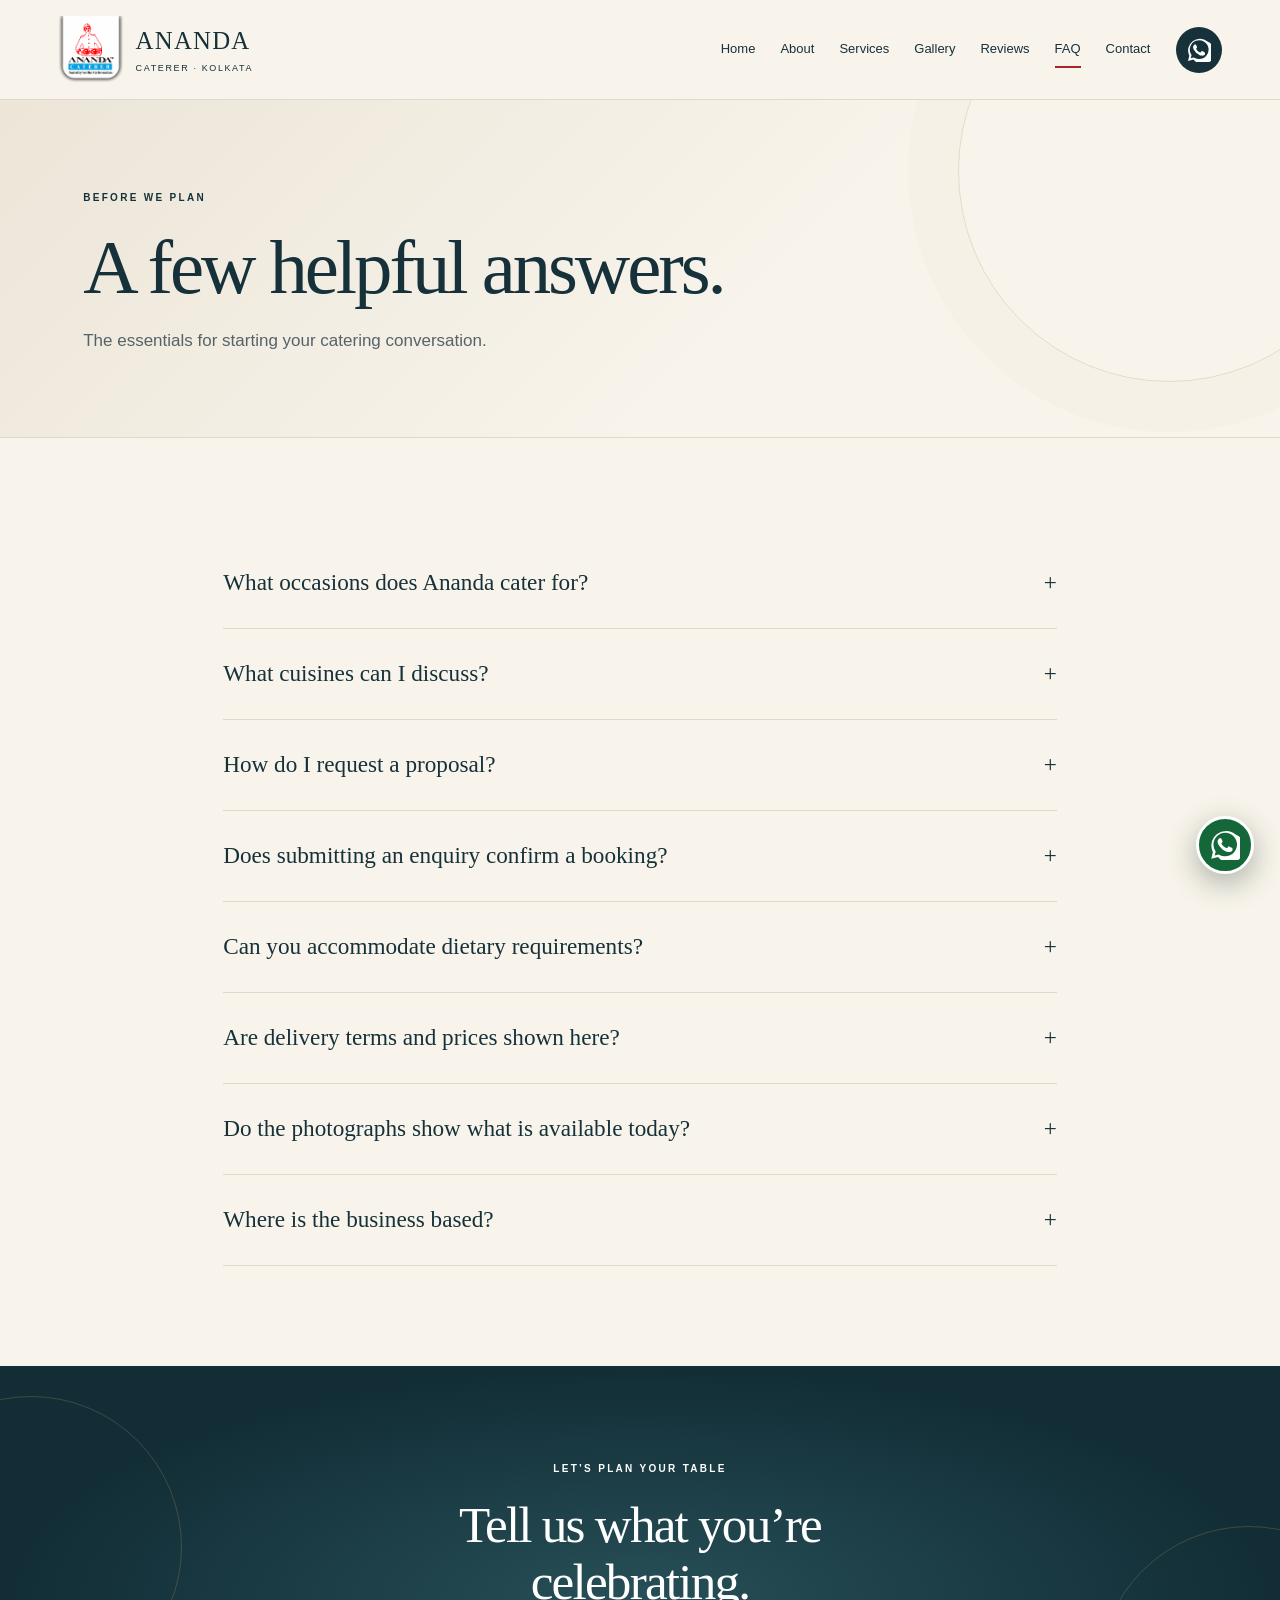
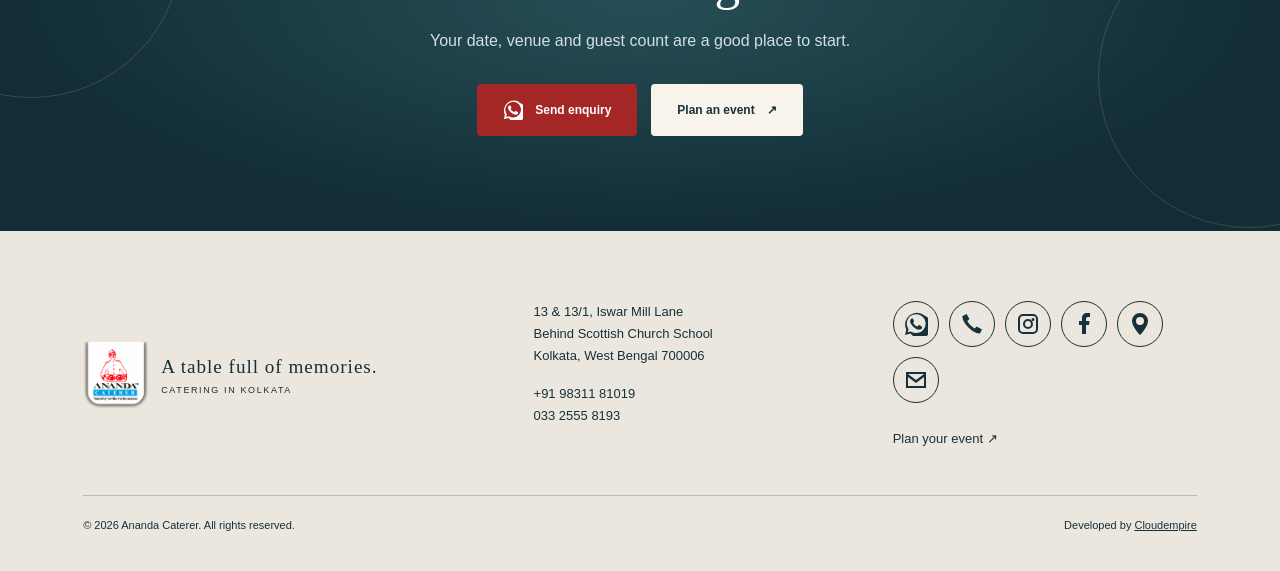
<file: faq.html>
<!doctype html><html lang="en"><head><meta charset="utf-8"><meta name="viewport" content="width=device-width,initial-scale=1"><title>Catering questions answered | Ananda Caterer Kolkata</title><meta name="description" content="Find practical answers about Ananda Caterer’s event enquiries, menus, delivery arrangements, venue and booking confirmation."><link rel="canonical" href="https://cloudempiretech.github.io/ananda-caterer-kolkata/faq.html"><meta name="theme-color" content="#122d36"><meta property="og:title" content="Catering questions answered | Ananda Caterer"><meta property="og:description" content="Find practical answers about Ananda Caterer’s event enquiries, menus, delivery arrangements, venue and booking confirmation."><meta property="og:url" content="https://cloudempiretech.github.io/ananda-caterer-kolkata/faq.html"><meta property="og:image" content="https://cloudempiretech.github.io/ananda-caterer-kolkata/assets/official-3-1500.webp"><link rel="icon" href="assets/favicon.ico"><link rel="icon" sizes="32x32" href="assets/favicon-32.png"><link rel="apple-touch-icon" href="assets/favicon-180.png"><link rel="stylesheet" href="assets/style-v2.css"><script type="application/ld+json">{"@context": "https://schema.org", "@type": "LocalBusiness", "name": "Ananda Caterer", "url": "https://cloudempiretech.github.io/ananda-caterer-kolkata/", "telephone": "+919831181019", "address": {"@type": "PostalAddress", "streetAddress": "13 & 13/1, Iswar Mill Lane, behind Scottish Church School", "addressLocality": "Kolkata", "addressRegion": "West Bengal", "postalCode": "700006", "addressCountry": "IN"}, "sameAs": ["https://anandacaterer.com/", "https://www.instagram.com/anandacaterer/", "https://www.facebook.com/anandcatererkolkata", "https://www.google.com/maps?cid=3894552203688122161"], "logo": "https://cloudempiretech.github.io/ananda-caterer-kolkata/assets/logo.webp"}</script><script src="assets/site.js" defer></script></head><body><a class="skip" href="#main">Skip to content</a><header><a class="brand" href="index.html" aria-label="Ananda Caterer home"><img src="assets/logo.webp" alt="Ananda Caterer logo" width="80" height="80"><span>ANANDA<small>CATERER · KOLKATA</small></span></a><button class="menu" aria-label="Open navigation" aria-expanded="false" aria-controls="navigation">☰</button><nav id="navigation" aria-label="Main navigation"><a href="index.html" >Home</a><a href="about.html" >About</a><a href="services.html" >Services</a><a href="gallery.html" >Gallery</a><a href="reviews.html" >Reviews</a><a href="faq.html" aria-current=page>FAQ</a><a href="contact.html" >Contact</a></nav><a class="channel header-wa" href="https://wa.me/919831181019" aria-label="Message Ananda Caterer on WhatsApp" title="Message on WhatsApp" target="_blank" rel="noopener noreferrer"><svg aria-hidden="true" viewBox="0 0 24 24"><path d="M20.5 3.5A11.8 11.8 0 0 0 2.3 17.7L1 23l5.5-1.4A11.8 11.8 0 1 0 20.5 3.5ZM12 21a9.3 9.3 0 0 1-4.7-1.3l-.4-.2-3.2.8.9-3.1-.3-.5A9.4 9.4 0 1 1 12 21Zm5.2-7c-.3-.1-1.7-.8-2-.9-.2-.1-.4-.1-.6.2-.2.3-.7.9-.9 1-.2.2-.3.2-.6.1-.3-.1-1.2-.4-2.3-1.4-.9-.8-1.4-1.7-1.6-2-.2-.3 0-.4.1-.6l.4-.5.3-.4c.1-.2.1-.4 0-.6L9.1 7c-.2-.5-.5-.4-.7-.4h-.6c-.2 0-.5.1-.7.3-.3.3-1 1-1 2.4s1 2.8 1.2 3c.1.2 2.1 3.3 5.1 4.6.7.3 1.3.5 1.7.6.7.2 1.4.2 1.9.1.6-.1 1.7-.7 1.9-1.4.2-.7.2-1.3.2-1.4-.1-.2-.3-.2-.6-.4Z"/></svg></a></header><main id="main"><section class="pagehead"><p class="eyebrow">BEFORE WE PLAN</p><h1>A few helpful answers.</h1><p class="lede">The essentials for starting your catering conversation.</p></section><section class="section faq"><details class="reveal"><summary>What occasions does Ananda cater for?<span aria-hidden="true">+</span></summary><p>The official service information includes weddings, private celebrations and corporate events, along with catering delivery for home and office gatherings.</p></details><details class="reveal"><summary>What cuisines can I discuss?<span aria-hidden="true">+</span></summary><p>Bengali, Mughlai and Indian menus are described by the business. Ask the team which dishes and serving formats are available for your date.</p></details><details class="reveal"><summary>How do I request a proposal?<span aria-hidden="true">+</span></summary><p>Use the event enquiry form, message the team or call +91 98311 81019. Share the date, venue, approximate guest count and menu preferences.</p></details><details class="reveal"><summary>Does submitting an enquiry confirm a booking?<span aria-hidden="true">+</span></summary><p>No. The form opens WhatsApp with your details for you to review and send. Availability, pricing and booking arrangements must be confirmed with the team.</p></details><details class="reveal"><summary>Can you accommodate dietary requirements?<span aria-hidden="true">+</span></summary><p>Share allergies, vegetarian preferences and other dietary needs before confirming a menu. The team must confirm what can be accommodated; this website makes no allergen-free guarantee.</p></details><details class="reveal"><summary>Are delivery terms and prices shown here?<span aria-hidden="true">+</span></summary><p>No fixed prices or delivery promises are displayed. Confirm delivery area, minimum guest count or order, timing, charges and serving arrangements directly.</p></details><details class="reveal"><summary>Do the photographs show what is available today?<span aria-hidden="true">+</span></summary><p>They show past events and preparations. They do not confirm current stock, menus, staff, premises or availability.</p></details><details class="reveal"><summary>Where is the business based?<span aria-hidden="true">+</span></summary><p>13 & 13/1, Iswar Mill Lane, behind Scottish Church School, Goabagan near Shyambazar, Kolkata 700006. Use the verified Google Maps listing for directions.</p></details></section><section class="cta reveal"><p class="eyebrow">LET’S PLAN YOUR TABLE</p><h2>Tell us what you’re<br>celebrating.</h2><p>Your date, venue and guest count are a good place to start.</p><div class="actions"><a class="btn primary" href="https://wa.me/919831181019?text=Hello%20Ananda%20Caterer%2C%20I%20would%20like%20to%20discuss%20catering%20for%20an%20event." target="_blank" rel="noopener noreferrer" aria-label="Send enquiry with Ananda Caterer on WhatsApp" title="Message Ananda Caterer on WhatsApp"><svg aria-hidden="true" viewBox="0 0 24 24"><path d="M20.5 3.5A11.8 11.8 0 0 0 2.3 17.7L1 23l5.5-1.4A11.8 11.8 0 1 0 20.5 3.5ZM12 21a9.3 9.3 0 0 1-4.7-1.3l-.4-.2-3.2.8.9-3.1-.3-.5A9.4 9.4 0 1 1 12 21Zm5.2-7c-.3-.1-1.7-.8-2-.9-.2-.1-.4-.1-.6.2-.2.3-.7.9-.9 1-.2.2-.3.2-.6.1-.3-.1-1.2-.4-2.3-1.4-.9-.8-1.4-1.7-1.6-2-.2-.3 0-.4.1-.6l.4-.5.3-.4c.1-.2.1-.4 0-.6L9.1 7c-.2-.5-.5-.4-.7-.4h-.6c-.2 0-.5.1-.7.3-.3.3-1 1-1 2.4s1 2.8 1.2 3c.1.2 2.1 3.3 5.1 4.6.7.3 1.3.5 1.7.6.7.2 1.4.2 1.9.1.6-.1 1.7-.7 1.9-1.4.2-.7.2-1.3.2-1.4-.1-.2-.3-.2-.6-.4Z"/></svg><span>Send enquiry</span></a><a class="btn light" href="contact.html">Plan an event <span aria-hidden="true">↗</span></a></div></section></main><footer><div class="footer-top"><a class="brand" href="index.html"><img src="assets/logo.webp" alt="Ananda Caterer logo" width="80" height="80"><span>A table full of memories.<small>CATERING IN KOLKATA</small></span></a><div><p>13 &amp; 13/1, Iswar Mill Lane<br>Behind Scottish Church School<br>Kolkata, West Bengal 700006</p><a href="tel:+919831181019">+91 98311 81019</a><br><a href="tel:+913325558193">033 2555 8193</a></div><div><div class="channels"><a class="channel" href="https://wa.me/919831181019" aria-label="Message Ananda Caterer on WhatsApp" title="Message Ananda Caterer on WhatsApp" target="_blank" rel="noopener noreferrer"><svg aria-hidden="true" viewBox="0 0 24 24"><path d="M20.5 3.5A11.8 11.8 0 0 0 2.3 17.7L1 23l5.5-1.4A11.8 11.8 0 1 0 20.5 3.5ZM12 21a9.3 9.3 0 0 1-4.7-1.3l-.4-.2-3.2.8.9-3.1-.3-.5A9.4 9.4 0 1 1 12 21Zm5.2-7c-.3-.1-1.7-.8-2-.9-.2-.1-.4-.1-.6.2-.2.3-.7.9-.9 1-.2.2-.3.2-.6.1-.3-.1-1.2-.4-2.3-1.4-.9-.8-1.4-1.7-1.6-2-.2-.3 0-.4.1-.6l.4-.5.3-.4c.1-.2.1-.4 0-.6L9.1 7c-.2-.5-.5-.4-.7-.4h-.6c-.2 0-.5.1-.7.3-.3.3-1 1-1 2.4s1 2.8 1.2 3c.1.2 2.1 3.3 5.1 4.6.7.3 1.3.5 1.7.6.7.2 1.4.2 1.9.1.6-.1 1.7-.7 1.9-1.4.2-.7.2-1.3.2-1.4-.1-.2-.3-.2-.6-.4Z"/></svg></a><a class="channel" href="tel:+919831181019" aria-label="Call Ananda Caterer" title="Call Ananda Caterer" target="_blank" rel="noopener noreferrer"><svg aria-hidden="true" viewBox="0 0 24 24"><path d="M6.6 2 2.5 4.1C1.5 10.4 13.6 22.5 19.9 21.5l2.1-4.1-5.2-3-2.1 2.1c-3-1.6-5.8-4.4-7.4-7.4l2.1-2.1L6.6 2Z"/></svg></a><a class="channel" href="https://www.instagram.com/anandacaterer/" aria-label="Ananda Caterer on Instagram" title="Ananda Caterer on Instagram" target="_blank" rel="noopener noreferrer"><svg aria-hidden="true" viewBox="0 0 24 24"><path d="M7 2h10a5 5 0 0 1 5 5v10a5 5 0 0 1-5 5H7a5 5 0 0 1-5-5V7a5 5 0 0 1 5-5Zm0 2a3 3 0 0 0-3 3v10a3 3 0 0 0 3 3h10a3 3 0 0 0 3-3V7a3 3 0 0 0-3-3H7Zm5 3a5 5 0 1 1 0 10 5 5 0 0 1 0-10Zm0 2a3 3 0 1 0 0 6 3 3 0 0 0 0-6Zm5-3a1.5 1.5 0 1 1 0 3 1.5 1.5 0 0 1 0-3Z"/></svg></a><a class="channel" href="https://www.facebook.com/anandcatererkolkata" aria-label="Ananda Caterer on Facebook" title="Ananda Caterer on Facebook" target="_blank" rel="noopener noreferrer"><svg aria-hidden="true" viewBox="0 0 24 24"><path d="M14 22v-9h3l.5-4H14V7c0-1 .3-2 2-2h2V1h-3c-3 0-5 2-5 5v3H7v4h3v9h4Z"/></svg></a><a class="channel" href="https://www.google.com/maps?cid=3894552203688122161" aria-label="Find Ananda Caterer on Google Maps" title="Find Ananda Caterer on Google Maps" target="_blank" rel="noopener noreferrer"><svg aria-hidden="true" viewBox="0 0 24 24"><path d="M12 1a8 8 0 0 0-8 8c0 6 8 14 8 14s8-8 8-14a8 8 0 0 0-8-8Zm0 4a4 4 0 1 1 0 8 4 4 0 0 1 0-8Z"/></svg></a><a class="channel" href="mailto:anandacaterer@gmail.com" aria-label="Email Ananda Caterer" title="Email Ananda Caterer" target="_blank" rel="noopener noreferrer"><svg aria-hidden="true" viewBox="0 0 24 24"><path d="M2 4h20v16H2V4Zm2 2 8 6 8-6H4Zm16 12V9l-8 6-8-6v9h16Z"/></svg></a></div><a href="contact.html">Plan your event ↗</a></div></div><div class="footer-bottom"><p>© 2026 Ananda Caterer. All rights reserved.</p><p>Developed by <a href="https://cloudempire.tech/" target="_blank" rel="noopener noreferrer">Cloudempire</a></p></div></footer><a class="floating channel" href="https://wa.me/919831181019" target="_blank" rel="noopener noreferrer" aria-label="Message Ananda Caterer on WhatsApp" title="Message Ananda Caterer on WhatsApp"><svg aria-hidden="true" viewBox="0 0 24 24"><path d="M20.5 3.5A11.8 11.8 0 0 0 2.3 17.7L1 23l5.5-1.4A11.8 11.8 0 1 0 20.5 3.5ZM12 21a9.3 9.3 0 0 1-4.7-1.3l-.4-.2-3.2.8.9-3.1-.3-.5A9.4 9.4 0 1 1 12 21Zm5.2-7c-.3-.1-1.7-.8-2-.9-.2-.1-.4-.1-.6.2-.2.3-.7.9-.9 1-.2.2-.3.2-.6.1-.3-.1-1.2-.4-2.3-1.4-.9-.8-1.4-1.7-1.6-2-.2-.3 0-.4.1-.6l.4-.5.3-.4c.1-.2.1-.4 0-.6L9.1 7c-.2-.5-.5-.4-.7-.4h-.6c-.2 0-.5.1-.7.3-.3.3-1 1-1 2.4s1 2.8 1.2 3c.1.2 2.1 3.3 5.1 4.6.7.3 1.3.5 1.7.6.7.2 1.4.2 1.9.1.6-.1 1.7-.7 1.9-1.4.2-.7.2-1.3.2-1.4-.1-.2-.3-.2-.6-.4Z"/></svg></a></body></html>
</file>
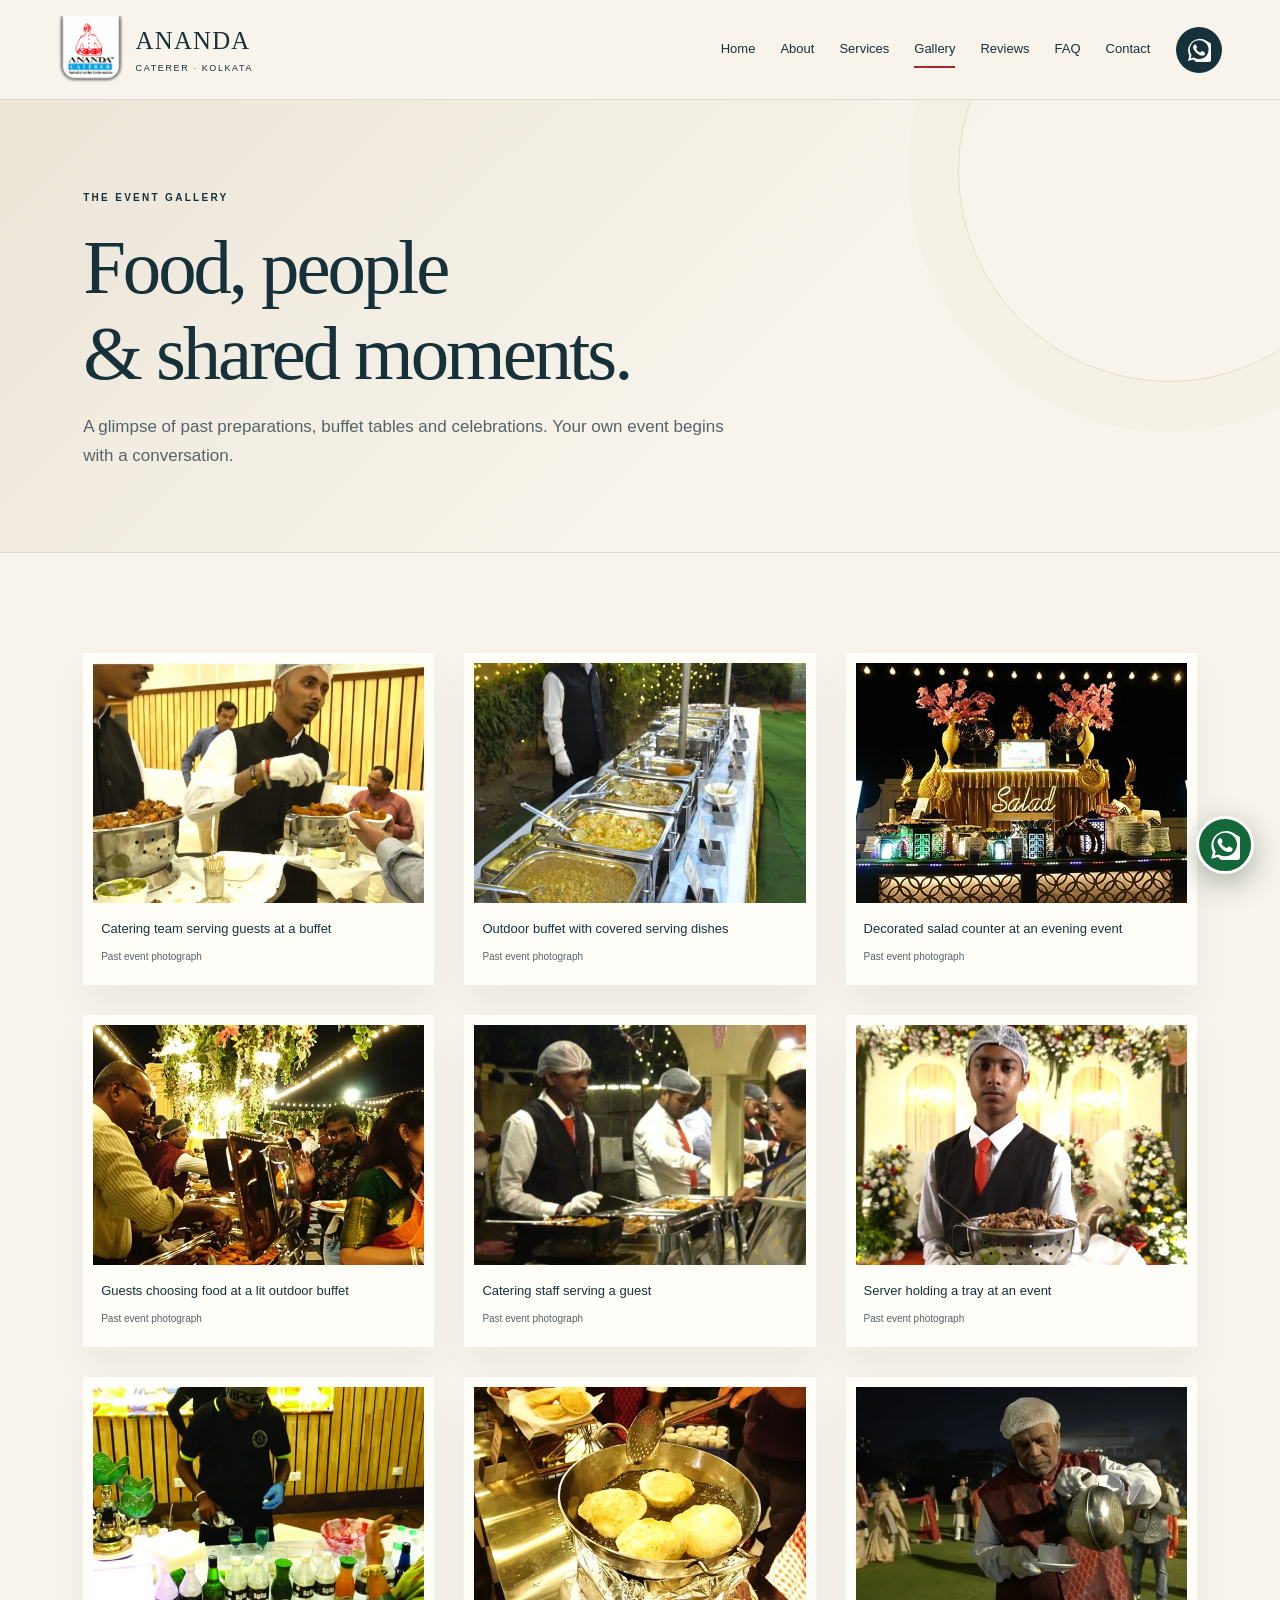
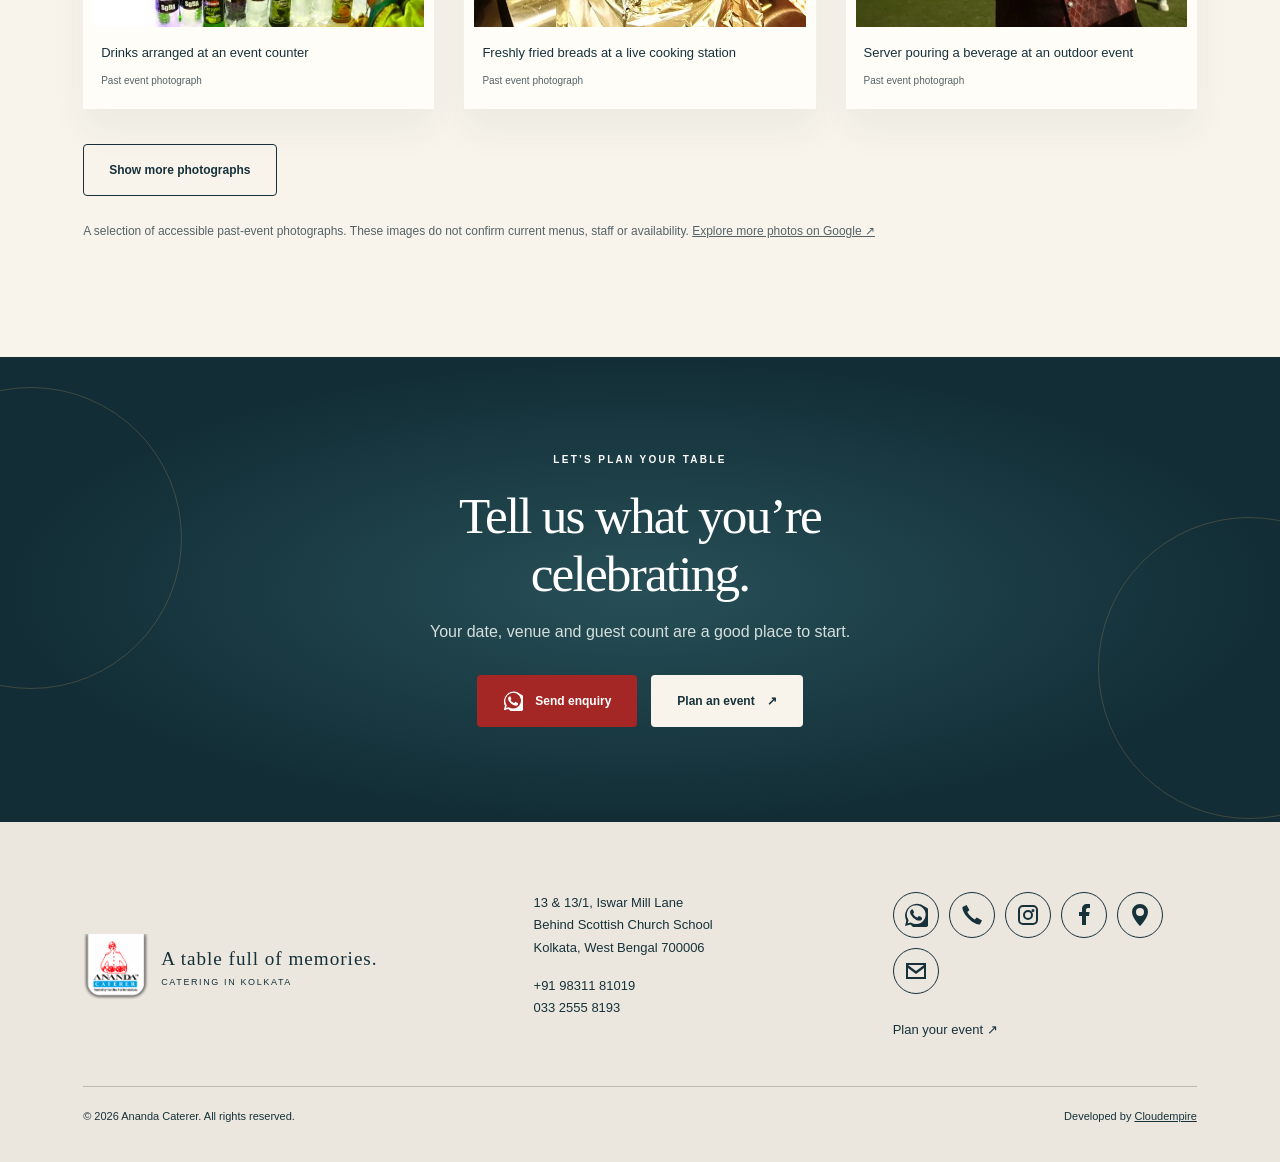
<file: gallery.html>
<!doctype html><html lang="en"><head><meta charset="utf-8"><meta name="viewport" content="width=device-width,initial-scale=1"><title>Past event photo gallery | Ananda Caterer Kolkata</title><meta name="description" content="View genuine photographs of Ananda Caterer’s event buffets, food preparation and service in Kolkata. Discuss menus and availability directly."><link rel="canonical" href="https://cloudempiretech.github.io/ananda-caterer-kolkata/gallery.html"><meta name="theme-color" content="#122d36"><meta property="og:title" content="Past event photo gallery | Ananda Caterer"><meta property="og:description" content="View genuine photographs of Ananda Caterer’s event buffets, food preparation and service in Kolkata. Discuss menus and availability directly."><meta property="og:url" content="https://cloudempiretech.github.io/ananda-caterer-kolkata/gallery.html"><meta property="og:image" content="https://cloudempiretech.github.io/ananda-caterer-kolkata/assets/official-3-1500.webp"><link rel="icon" href="assets/favicon.ico"><link rel="icon" sizes="32x32" href="assets/favicon-32.png"><link rel="apple-touch-icon" href="assets/favicon-180.png"><link rel="stylesheet" href="assets/style-v2.css"><script type="application/ld+json">{"@context": "https://schema.org", "@type": "LocalBusiness", "name": "Ananda Caterer", "url": "https://cloudempiretech.github.io/ananda-caterer-kolkata/", "telephone": "+919831181019", "address": {"@type": "PostalAddress", "streetAddress": "13 & 13/1, Iswar Mill Lane, behind Scottish Church School", "addressLocality": "Kolkata", "addressRegion": "West Bengal", "postalCode": "700006", "addressCountry": "IN"}, "sameAs": ["https://anandacaterer.com/", "https://www.instagram.com/anandacaterer/", "https://www.facebook.com/anandcatererkolkata", "https://www.google.com/maps?cid=3894552203688122161"], "logo": "https://cloudempiretech.github.io/ananda-caterer-kolkata/assets/logo.webp"}</script><script src="assets/site.js" defer></script></head><body><a class="skip" href="#main">Skip to content</a><header><a class="brand" href="index.html" aria-label="Ananda Caterer home"><img src="assets/logo.webp" alt="Ananda Caterer logo" width="80" height="80"><span>ANANDA<small>CATERER · KOLKATA</small></span></a><button class="menu" aria-label="Open navigation" aria-expanded="false" aria-controls="navigation">☰</button><nav id="navigation" aria-label="Main navigation"><a href="index.html" >Home</a><a href="about.html" >About</a><a href="services.html" >Services</a><a href="gallery.html" aria-current=page>Gallery</a><a href="reviews.html" >Reviews</a><a href="faq.html" >FAQ</a><a href="contact.html" >Contact</a></nav><a class="channel header-wa" href="https://wa.me/919831181019" aria-label="Message Ananda Caterer on WhatsApp" title="Message on WhatsApp" target="_blank" rel="noopener noreferrer"><svg aria-hidden="true" viewBox="0 0 24 24"><path d="M20.5 3.5A11.8 11.8 0 0 0 2.3 17.7L1 23l5.5-1.4A11.8 11.8 0 1 0 20.5 3.5ZM12 21a9.3 9.3 0 0 1-4.7-1.3l-.4-.2-3.2.8.9-3.1-.3-.5A9.4 9.4 0 1 1 12 21Zm5.2-7c-.3-.1-1.7-.8-2-.9-.2-.1-.4-.1-.6.2-.2.3-.7.9-.9 1-.2.2-.3.2-.6.1-.3-.1-1.2-.4-2.3-1.4-.9-.8-1.4-1.7-1.6-2-.2-.3 0-.4.1-.6l.4-.5.3-.4c.1-.2.1-.4 0-.6L9.1 7c-.2-.5-.5-.4-.7-.4h-.6c-.2 0-.5.1-.7.3-.3.3-1 1-1 2.4s1 2.8 1.2 3c.1.2 2.1 3.3 5.1 4.6.7.3 1.3.5 1.7.6.7.2 1.4.2 1.9.1.6-.1 1.7-.7 1.9-1.4.2-.7.2-1.3.2-1.4-.1-.2-.3-.2-.6-.4Z"/></svg></a></header><main id="main"><section class="pagehead"><p class="eyebrow">THE EVENT GALLERY</p><h1>Food, people<br>& shared moments.</h1><p class="lede">A glimpse of past preparations, buffet tables and celebrations. Your own event begins with a conversation.</p></section><section class="section"><div class="gallery-grid"><figure class="reveal gallery-item"><a href="assets/official-1-1500.webp" target="_blank" aria-label="View larger: Catering team serving guests at a buffet"><img class="" src="assets/official-1-1500.webp" srcset="assets/official-1-400.webp 400w, assets/official-1-900.webp 900w, assets/official-1-1500.webp 1500w" sizes="(max-width: 700px) 100vw, (max-width: 1100px) 60vw, 50vw" width="1918" height="960" alt="Catering team serving guests at a buffet" loading="lazy" decoding="async" ></a><figcaption>Catering team serving guests at a buffet<small>Past event photograph</small></figcaption></figure><figure class="reveal gallery-item"><a href="assets/official-2-1500.webp" target="_blank" aria-label="View larger: Outdoor buffet with covered serving dishes"><img class="" src="assets/official-2-1500.webp" srcset="assets/official-2-400.webp 400w, assets/official-2-900.webp 900w, assets/official-2-1500.webp 1500w" sizes="(max-width: 700px) 100vw, (max-width: 1100px) 60vw, 50vw" width="1918" height="960" alt="Outdoor buffet with covered serving dishes" loading="lazy" decoding="async" ></a><figcaption>Outdoor buffet with covered serving dishes<small>Past event photograph</small></figcaption></figure><figure class="reveal gallery-item"><a href="assets/official-3-1500.webp" target="_blank" aria-label="View larger: Decorated salad counter at an evening event"><img class="" src="assets/official-3-1500.webp" srcset="assets/official-3-400.webp 400w, assets/official-3-900.webp 900w, assets/official-3-1500.webp 1500w" sizes="(max-width: 700px) 100vw, (max-width: 1100px) 60vw, 50vw" width="1918" height="960" alt="Decorated salad counter at an evening event" loading="lazy" decoding="async" ></a><figcaption>Decorated salad counter at an evening event<small>Past event photograph</small></figcaption></figure><figure class="reveal gallery-item"><a href="assets/official-4-1500.webp" target="_blank" aria-label="View larger: Guests choosing food at a lit outdoor buffet"><img class="" src="assets/official-4-1500.webp" srcset="assets/official-4-400.webp 400w, assets/official-4-900.webp 900w, assets/official-4-1500.webp 1500w" sizes="(max-width: 700px) 100vw, (max-width: 1100px) 60vw, 50vw" width="1918" height="960" alt="Guests choosing food at a lit outdoor buffet" loading="lazy" decoding="async" ></a><figcaption>Guests choosing food at a lit outdoor buffet<small>Past event photograph</small></figcaption></figure><figure class="reveal gallery-item"><a href="assets/official-5-1500.webp" target="_blank" aria-label="View larger: Catering staff serving a guest"><img class="" src="assets/official-5-1500.webp" srcset="assets/official-5-400.webp 400w, assets/official-5-900.webp 900w, assets/official-5-1500.webp 1500w" sizes="(max-width: 700px) 100vw, (max-width: 1100px) 60vw, 50vw" width="1918" height="960" alt="Catering staff serving a guest" loading="lazy" decoding="async" ></a><figcaption>Catering staff serving a guest<small>Past event photograph</small></figcaption></figure><figure class="reveal gallery-item"><a href="assets/official-6-1500.webp" target="_blank" aria-label="View larger: Server holding a tray at an event"><img class="" src="assets/official-6-1500.webp" srcset="assets/official-6-400.webp 400w, assets/official-6-900.webp 900w, assets/official-6-1500.webp 1500w" sizes="(max-width: 700px) 100vw, (max-width: 1100px) 60vw, 50vw" width="1918" height="960" alt="Server holding a tray at an event" loading="lazy" decoding="async" ></a><figcaption>Server holding a tray at an event<small>Past event photograph</small></figcaption></figure><figure class="reveal gallery-item"><a href="assets/official-7-1500.webp" target="_blank" aria-label="View larger: Drinks arranged at an event counter"><img class="" src="assets/official-7-1500.webp" srcset="assets/official-7-400.webp 400w, assets/official-7-900.webp 900w, assets/official-7-1500.webp 1500w" sizes="(max-width: 700px) 100vw, (max-width: 1100px) 60vw, 50vw" width="1918" height="960" alt="Drinks arranged at an event counter" loading="lazy" decoding="async" ></a><figcaption>Drinks arranged at an event counter<small>Past event photograph</small></figcaption></figure><figure class="reveal gallery-item"><a href="assets/official-8-1500.webp" target="_blank" aria-label="View larger: Freshly fried breads at a live cooking station"><img class="" src="assets/official-8-1500.webp" srcset="assets/official-8-400.webp 400w, assets/official-8-900.webp 900w, assets/official-8-1500.webp 1500w" sizes="(max-width: 700px) 100vw, (max-width: 1100px) 60vw, 50vw" width="1918" height="960" alt="Freshly fried breads at a live cooking station" loading="lazy" decoding="async" ></a><figcaption>Freshly fried breads at a live cooking station<small>Past event photograph</small></figcaption></figure><figure class="reveal gallery-item"><a href="assets/official-9-1500.webp" target="_blank" aria-label="View larger: Server pouring a beverage at an outdoor event"><img class="" src="assets/official-9-1500.webp" srcset="assets/official-9-400.webp 400w, assets/official-9-900.webp 900w, assets/official-9-1500.webp 1500w" sizes="(max-width: 700px) 100vw, (max-width: 1100px) 60vw, 50vw" width="1918" height="960" alt="Server pouring a beverage at an outdoor event" loading="lazy" decoding="async" ></a><figcaption>Server pouring a beverage at an outdoor event<small>Past event photograph</small></figcaption></figure><figure class="reveal gallery-item"><a href="assets/official-10-1500.webp" target="_blank" aria-label="View larger: Food being served from a buffet counter"><img class="" src="assets/official-10-1500.webp" srcset="assets/official-10-400.webp 400w, assets/official-10-900.webp 900w, assets/official-10-1500.webp 1500w" sizes="(max-width: 700px) 100vw, (max-width: 1100px) 60vw, 50vw" width="1918" height="960" alt="Food being served from a buffet counter" loading="lazy" decoding="async" ></a><figcaption>Food being served from a buffet counter<small>Past event photograph</small></figcaption></figure><figure class="reveal gallery-item"><a href="assets/official-11-1500.webp" target="_blank" aria-label="View larger: Fried breads and accompaniments being served"><img class="" src="assets/official-11-1500.webp" srcset="assets/official-11-400.webp 400w, assets/official-11-900.webp 900w, assets/official-11-1500.webp 1500w" sizes="(max-width: 700px) 100vw, (max-width: 1100px) 60vw, 50vw" width="1918" height="960" alt="Fried breads and accompaniments being served" loading="lazy" decoding="async" ></a><figcaption>Fried breads and accompaniments being served<small>Past event photograph</small></figcaption></figure><figure class="reveal gallery-item"><a href="assets/official-12-1500.webp" target="_blank" aria-label="View larger: Guests eating at a round table"><img class="" src="assets/official-12-1500.webp" srcset="assets/official-12-400.webp 400w, assets/official-12-900.webp 900w, assets/official-12-1500.webp 1500w" sizes="(max-width: 700px) 100vw, (max-width: 1100px) 60vw, 50vw" width="1918" height="960" alt="Guests eating at a round table" loading="lazy" decoding="async" ></a><figcaption>Guests eating at a round table<small>Past event photograph</small></figcaption></figure><figure class="reveal gallery-item"><a href="assets/official-13-1500.webp" target="_blank" aria-label="View larger: Server helping guests at a buffet"><img class="" src="assets/official-13-1500.webp" srcset="assets/official-13-400.webp 400w, assets/official-13-900.webp 900w, assets/official-13-1500.webp 1500w" sizes="(max-width: 700px) 100vw, (max-width: 1100px) 60vw, 50vw" width="1918" height="960" alt="Server helping guests at a buffet" loading="lazy" decoding="async" ></a><figcaption>Server helping guests at a buffet<small>Past event photograph</small></figcaption></figure><figure class="reveal gallery-item"><a href="assets/official-14-1500.webp" target="_blank" aria-label="View larger: Prepared betel-leaf paan arranged on a platter"><img class="" src="assets/official-14-1500.webp" srcset="assets/official-14-400.webp 400w, assets/official-14-900.webp 900w, assets/official-14-1500.webp 1500w" sizes="(max-width: 700px) 100vw, (max-width: 1100px) 60vw, 50vw" width="1918" height="960" alt="Prepared betel-leaf paan arranged on a platter" loading="lazy" decoding="async" ></a><figcaption>Prepared betel-leaf paan arranged on a platter<small>Past event photograph</small></figcaption></figure><figure class="reveal gallery-item"><a href="assets/official-15-1500.webp" target="_blank" aria-label="View larger: Guests enjoying a meal at an evening event"><img class="" src="assets/official-15-1500.webp" srcset="assets/official-15-400.webp 400w, assets/official-15-900.webp 900w, assets/official-15-1500.webp 1500w" sizes="(max-width: 700px) 100vw, (max-width: 1100px) 60vw, 50vw" width="1918" height="960" alt="Guests enjoying a meal at an evening event" loading="lazy" decoding="async" ></a><figcaption>Guests enjoying a meal at an evening event<small>Past event photograph</small></figcaption></figure><figure class="reveal gallery-item"><a href="assets/official-16-1500.webp" target="_blank" aria-label="View larger: Live cooking and service team at an evening event"><img class="" src="assets/official-16-1500.webp" srcset="assets/official-16-400.webp 400w, assets/official-16-900.webp 900w, assets/official-16-1500.webp 1500w" sizes="(max-width: 700px) 100vw, (max-width: 1100px) 60vw, 50vw" width="1918" height="960" alt="Live cooking and service team at an evening event" loading="lazy" decoding="async" ></a><figcaption>Live cooking and service team at an evening event<small>Past event photograph</small></figcaption></figure><figure class="reveal gallery-item"><a href="assets/official-17-1500.webp" target="_blank" aria-label="View larger: Guests enjoying food at a gathering"><img class="" src="assets/official-17-1500.webp" srcset="assets/official-17-400.webp 400w, assets/official-17-900.webp 900w, assets/official-17-1500.webp 1500w" sizes="(max-width: 700px) 100vw, (max-width: 1100px) 60vw, 50vw" width="1918" height="960" alt="Guests enjoying food at a gathering" loading="lazy" decoding="async" ></a><figcaption>Guests enjoying food at a gathering<small>Past event photograph</small></figcaption></figure><figure class="reveal gallery-item"><a href="assets/official-18-1500.webp" target="_blank" aria-label="View larger: Leaf-wrapped preparations in a serving tray"><img class="" src="assets/official-18-1500.webp" srcset="assets/official-18-400.webp 400w, assets/official-18-900.webp 900w, assets/official-18-1500.webp 1500w" sizes="(max-width: 700px) 100vw, (max-width: 1100px) 60vw, 50vw" width="1918" height="960" alt="Leaf-wrapped preparations in a serving tray" loading="lazy" decoding="async" ></a><figcaption>Leaf-wrapped preparations in a serving tray<small>Past event photograph</small></figcaption></figure><figure class="reveal gallery-item"><a href="assets/official-19-1500.webp" target="_blank" aria-label="View larger: Curry in a buffet serving dish"><img class="" src="assets/official-19-1500.webp" srcset="assets/official-19-400.webp 400w, assets/official-19-900.webp 900w, assets/official-19-1500.webp 1500w" sizes="(max-width: 700px) 100vw, (max-width: 1100px) 60vw, 50vw" width="1918" height="960" alt="Curry in a buffet serving dish" loading="lazy" decoding="async" ></a><figcaption>Curry in a buffet serving dish<small>Past event photograph</small></figcaption></figure><figure class="reveal gallery-item"><a href="assets/official-20-1500.webp" target="_blank" aria-label="View larger: Catering team serving a guest at a buffet"><img class="" src="assets/official-20-1500.webp" srcset="assets/official-20-400.webp 400w, assets/official-20-900.webp 900w, assets/official-20-1500.webp 1500w" sizes="(max-width: 700px) 100vw, (max-width: 1100px) 60vw, 50vw" width="1918" height="960" alt="Catering team serving a guest at a buffet" loading="lazy" decoding="async" ></a><figcaption>Catering team serving a guest at a buffet<small>Past event photograph</small></figcaption></figure><figure class="reveal gallery-item"><a href="assets/google-1-435.webp" target="_blank" aria-label="View larger: Plated food arranged along an event buffet"><img class="" src="assets/google-1-435.webp" srcset="assets/google-1-435.webp 435w" sizes="(max-width: 700px) 100vw, (max-width: 1100px) 60vw, 50vw" width="435" height="290" alt="Plated food arranged along an event buffet" loading="lazy" decoding="async" ></a><figcaption>Plated food arranged along an event buffet<small>Past event photograph · Google listing</small></figcaption></figure><figure class="reveal gallery-item"><a href="assets/google-2-428.webp" target="_blank" aria-label="View larger: Catering staff beside an outdoor buffet"><img class="" src="assets/google-2-428.webp" srcset="assets/google-2-428.webp 428w" sizes="(max-width: 700px) 100vw, (max-width: 1100px) 60vw, 50vw" width="428" height="290" alt="Catering staff beside an outdoor buffet" loading="lazy" decoding="async" ></a><figcaption>Catering staff beside an outdoor buffet<small>Past event photograph · Google listing</small></figcaption></figure><figure class="reveal gallery-item"><a href="assets/google-3-516.webp" target="_blank" aria-label="View larger: Live cooking station with a flame during an event"><img class="" src="assets/google-3-516.webp" srcset="assets/google-3-516.webp 516w" sizes="(max-width: 700px) 100vw, (max-width: 1100px) 60vw, 50vw" width="516" height="290" alt="Live cooking station with a flame during an event" loading="lazy" decoding="async" ></a><figcaption>Live cooking station with a flame during an event<small>Past event photograph · Google listing</small></figcaption></figure><figure class="reveal gallery-item"><a href="assets/google-5-203.webp" target="_blank" aria-label="View larger: Chef at a live cooking station"><img class="" src="assets/google-5-203.webp" srcset="assets/google-5-203.webp 203w" sizes="(max-width: 700px) 100vw, (max-width: 1100px) 60vw, 50vw" width="203" height="114" alt="Chef at a live cooking station" loading="lazy" decoding="async" ></a><figcaption>Chef at a live cooking station<small>Past event photograph · Google listing</small></figcaption></figure><figure class="reveal gallery-item"><a href="assets/google-8-435.webp" target="_blank" aria-label="View larger: Catering staff serving guests at a decorated buffet"><img class="" src="assets/google-8-435.webp" srcset="assets/google-8-435.webp 435w" sizes="(max-width: 700px) 100vw, (max-width: 1100px) 60vw, 50vw" width="435" height="290" alt="Catering staff serving guests at a decorated buffet" loading="lazy" decoding="async" ></a><figcaption>Catering staff serving guests at a decorated buffet<small>Past event photograph · Google listing</small></figcaption></figure></div><button class="btn outline" id="more-photos" hidden>Show more photographs</button><p class="caption">A selection of accessible past-event photographs. These images do not confirm current menus, staff or availability. <a href="https://www.google.com/maps?cid=3894552203688122161" target="_blank" rel="noopener noreferrer">Explore more photos on Google ↗</a></p></section><section class="cta reveal"><p class="eyebrow">LET’S PLAN YOUR TABLE</p><h2>Tell us what you’re<br>celebrating.</h2><p>Your date, venue and guest count are a good place to start.</p><div class="actions"><a class="btn primary" href="https://wa.me/919831181019?text=Hello%20Ananda%20Caterer%2C%20I%20would%20like%20to%20discuss%20catering%20for%20an%20event." target="_blank" rel="noopener noreferrer" aria-label="Send enquiry with Ananda Caterer on WhatsApp" title="Message Ananda Caterer on WhatsApp"><svg aria-hidden="true" viewBox="0 0 24 24"><path d="M20.5 3.5A11.8 11.8 0 0 0 2.3 17.7L1 23l5.5-1.4A11.8 11.8 0 1 0 20.5 3.5ZM12 21a9.3 9.3 0 0 1-4.7-1.3l-.4-.2-3.2.8.9-3.1-.3-.5A9.4 9.4 0 1 1 12 21Zm5.2-7c-.3-.1-1.7-.8-2-.9-.2-.1-.4-.1-.6.2-.2.3-.7.9-.9 1-.2.2-.3.2-.6.1-.3-.1-1.2-.4-2.3-1.4-.9-.8-1.4-1.7-1.6-2-.2-.3 0-.4.1-.6l.4-.5.3-.4c.1-.2.1-.4 0-.6L9.1 7c-.2-.5-.5-.4-.7-.4h-.6c-.2 0-.5.1-.7.3-.3.3-1 1-1 2.4s1 2.8 1.2 3c.1.2 2.1 3.3 5.1 4.6.7.3 1.3.5 1.7.6.7.2 1.4.2 1.9.1.6-.1 1.7-.7 1.9-1.4.2-.7.2-1.3.2-1.4-.1-.2-.3-.2-.6-.4Z"/></svg><span>Send enquiry</span></a><a class="btn light" href="contact.html">Plan an event <span aria-hidden="true">↗</span></a></div></section></main><footer><div class="footer-top"><a class="brand" href="index.html"><img src="assets/logo.webp" alt="Ananda Caterer logo" width="80" height="80"><span>A table full of memories.<small>CATERING IN KOLKATA</small></span></a><div><p>13 &amp; 13/1, Iswar Mill Lane<br>Behind Scottish Church School<br>Kolkata, West Bengal 700006</p><a href="tel:+919831181019">+91 98311 81019</a><br><a href="tel:+913325558193">033 2555 8193</a></div><div><div class="channels"><a class="channel" href="https://wa.me/919831181019" aria-label="Message Ananda Caterer on WhatsApp" title="Message Ananda Caterer on WhatsApp" target="_blank" rel="noopener noreferrer"><svg aria-hidden="true" viewBox="0 0 24 24"><path d="M20.5 3.5A11.8 11.8 0 0 0 2.3 17.7L1 23l5.5-1.4A11.8 11.8 0 1 0 20.5 3.5ZM12 21a9.3 9.3 0 0 1-4.7-1.3l-.4-.2-3.2.8.9-3.1-.3-.5A9.4 9.4 0 1 1 12 21Zm5.2-7c-.3-.1-1.7-.8-2-.9-.2-.1-.4-.1-.6.2-.2.3-.7.9-.9 1-.2.2-.3.2-.6.1-.3-.1-1.2-.4-2.3-1.4-.9-.8-1.4-1.7-1.6-2-.2-.3 0-.4.1-.6l.4-.5.3-.4c.1-.2.1-.4 0-.6L9.1 7c-.2-.5-.5-.4-.7-.4h-.6c-.2 0-.5.1-.7.3-.3.3-1 1-1 2.4s1 2.8 1.2 3c.1.2 2.1 3.3 5.1 4.6.7.3 1.3.5 1.7.6.7.2 1.4.2 1.9.1.6-.1 1.7-.7 1.9-1.4.2-.7.2-1.3.2-1.4-.1-.2-.3-.2-.6-.4Z"/></svg></a><a class="channel" href="tel:+919831181019" aria-label="Call Ananda Caterer" title="Call Ananda Caterer" target="_blank" rel="noopener noreferrer"><svg aria-hidden="true" viewBox="0 0 24 24"><path d="M6.6 2 2.5 4.1C1.5 10.4 13.6 22.5 19.9 21.5l2.1-4.1-5.2-3-2.1 2.1c-3-1.6-5.8-4.4-7.4-7.4l2.1-2.1L6.6 2Z"/></svg></a><a class="channel" href="https://www.instagram.com/anandacaterer/" aria-label="Ananda Caterer on Instagram" title="Ananda Caterer on Instagram" target="_blank" rel="noopener noreferrer"><svg aria-hidden="true" viewBox="0 0 24 24"><path d="M7 2h10a5 5 0 0 1 5 5v10a5 5 0 0 1-5 5H7a5 5 0 0 1-5-5V7a5 5 0 0 1 5-5Zm0 2a3 3 0 0 0-3 3v10a3 3 0 0 0 3 3h10a3 3 0 0 0 3-3V7a3 3 0 0 0-3-3H7Zm5 3a5 5 0 1 1 0 10 5 5 0 0 1 0-10Zm0 2a3 3 0 1 0 0 6 3 3 0 0 0 0-6Zm5-3a1.5 1.5 0 1 1 0 3 1.5 1.5 0 0 1 0-3Z"/></svg></a><a class="channel" href="https://www.facebook.com/anandcatererkolkata" aria-label="Ananda Caterer on Facebook" title="Ananda Caterer on Facebook" target="_blank" rel="noopener noreferrer"><svg aria-hidden="true" viewBox="0 0 24 24"><path d="M14 22v-9h3l.5-4H14V7c0-1 .3-2 2-2h2V1h-3c-3 0-5 2-5 5v3H7v4h3v9h4Z"/></svg></a><a class="channel" href="https://www.google.com/maps?cid=3894552203688122161" aria-label="Find Ananda Caterer on Google Maps" title="Find Ananda Caterer on Google Maps" target="_blank" rel="noopener noreferrer"><svg aria-hidden="true" viewBox="0 0 24 24"><path d="M12 1a8 8 0 0 0-8 8c0 6 8 14 8 14s8-8 8-14a8 8 0 0 0-8-8Zm0 4a4 4 0 1 1 0 8 4 4 0 0 1 0-8Z"/></svg></a><a class="channel" href="mailto:anandacaterer@gmail.com" aria-label="Email Ananda Caterer" title="Email Ananda Caterer" target="_blank" rel="noopener noreferrer"><svg aria-hidden="true" viewBox="0 0 24 24"><path d="M2 4h20v16H2V4Zm2 2 8 6 8-6H4Zm16 12V9l-8 6-8-6v9h16Z"/></svg></a></div><a href="contact.html">Plan your event ↗</a></div></div><div class="footer-bottom"><p>© 2026 Ananda Caterer. All rights reserved.</p><p>Developed by <a href="https://cloudempire.tech/" target="_blank" rel="noopener noreferrer">Cloudempire</a></p></div></footer><a class="floating channel" href="https://wa.me/919831181019" target="_blank" rel="noopener noreferrer" aria-label="Message Ananda Caterer on WhatsApp" title="Message Ananda Caterer on WhatsApp"><svg aria-hidden="true" viewBox="0 0 24 24"><path d="M20.5 3.5A11.8 11.8 0 0 0 2.3 17.7L1 23l5.5-1.4A11.8 11.8 0 1 0 20.5 3.5ZM12 21a9.3 9.3 0 0 1-4.7-1.3l-.4-.2-3.2.8.9-3.1-.3-.5A9.4 9.4 0 1 1 12 21Zm5.2-7c-.3-.1-1.7-.8-2-.9-.2-.1-.4-.1-.6.2-.2.3-.7.9-.9 1-.2.2-.3.2-.6.1-.3-.1-1.2-.4-2.3-1.4-.9-.8-1.4-1.7-1.6-2-.2-.3 0-.4.1-.6l.4-.5.3-.4c.1-.2.1-.4 0-.6L9.1 7c-.2-.5-.5-.4-.7-.4h-.6c-.2 0-.5.1-.7.3-.3.3-1 1-1 2.4s1 2.8 1.2 3c.1.2 2.1 3.3 5.1 4.6.7.3 1.3.5 1.7.6.7.2 1.4.2 1.9.1.6-.1 1.7-.7 1.9-1.4.2-.7.2-1.3.2-1.4-.1-.2-.3-.2-.6-.4Z"/></svg></a></body></html>
</file>
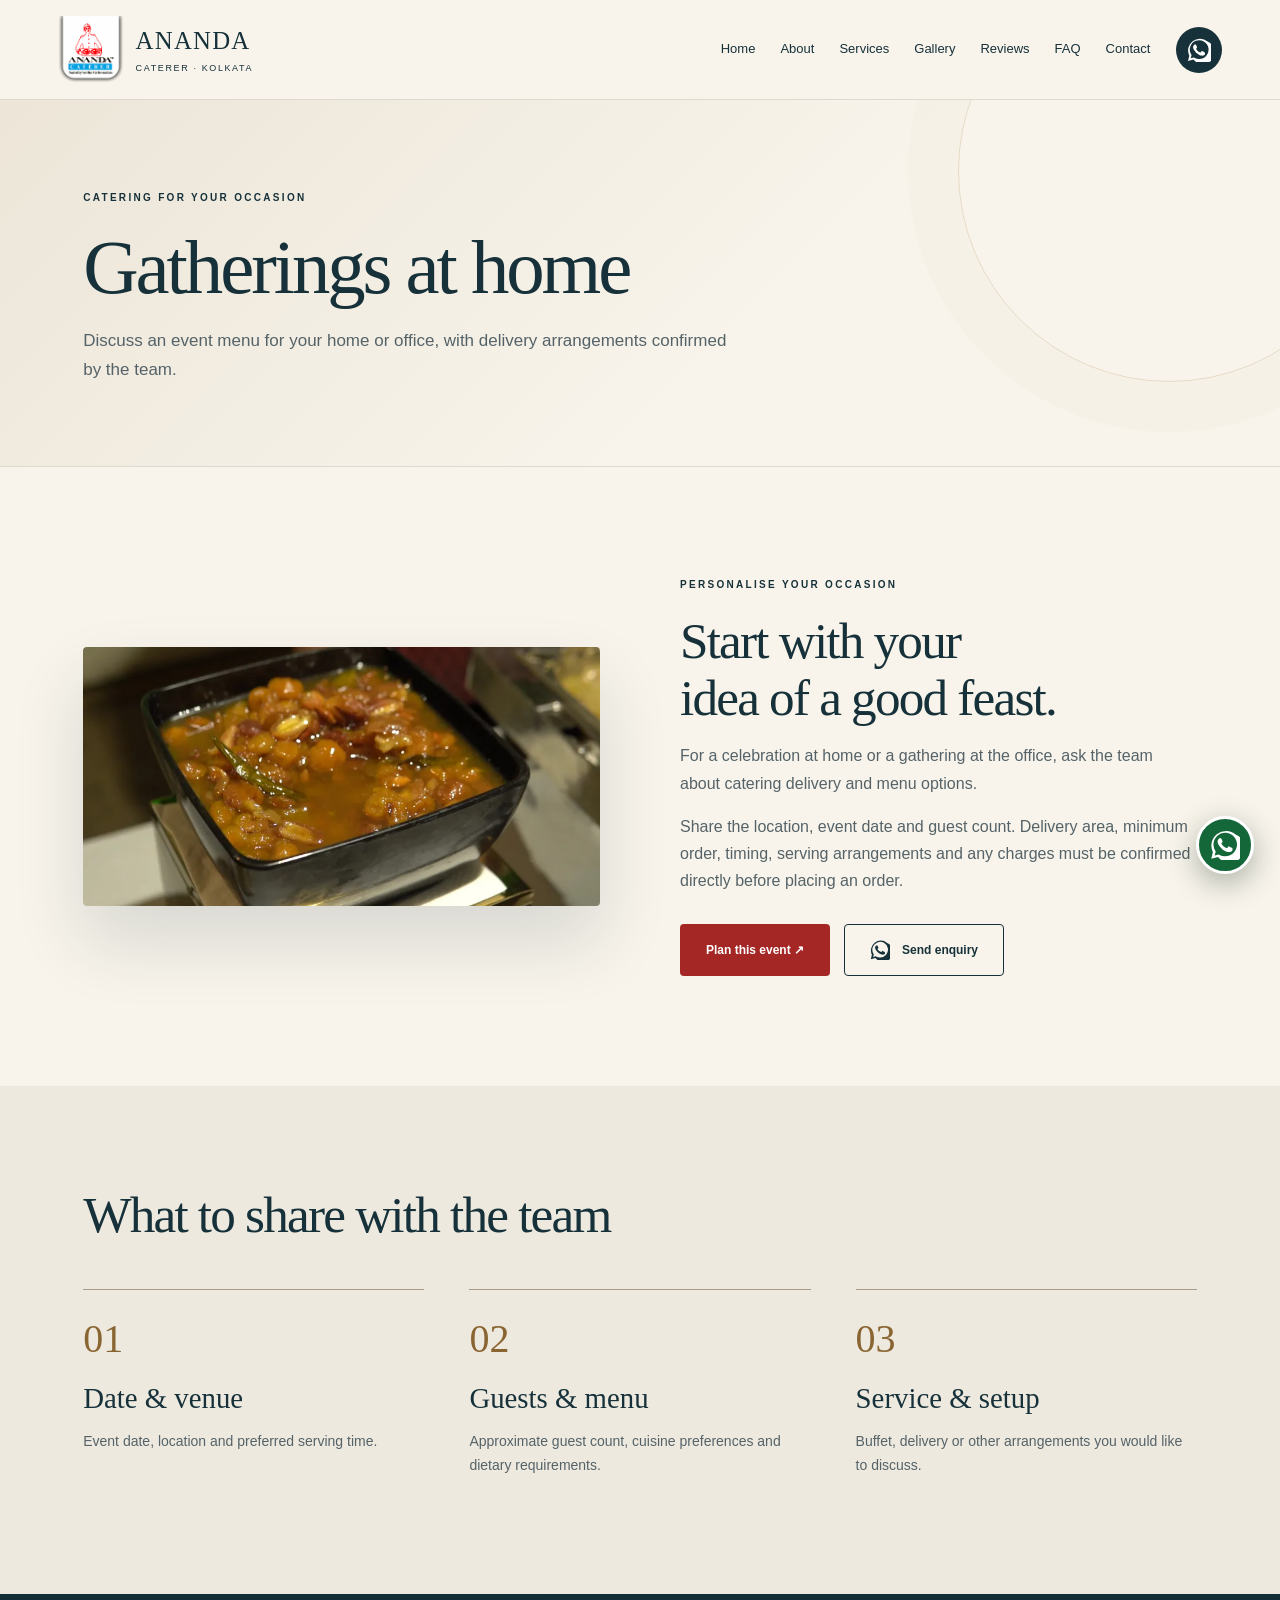
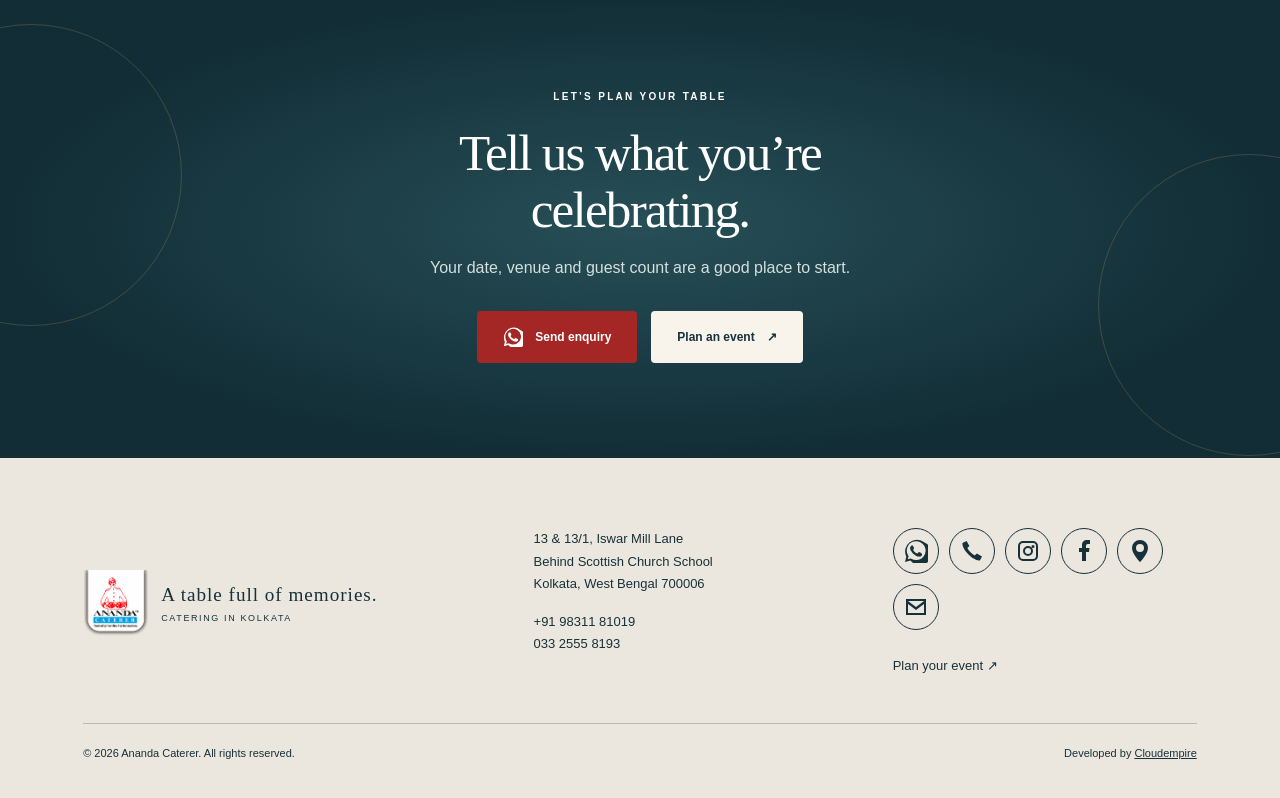
<file: home-delivery.html>
<!doctype html><html lang="en"><head><meta charset="utf-8"><meta name="viewport" content="width=device-width,initial-scale=1"><title>Gatherings at home | Ananda Caterer Kolkata</title><meta name="description" content="Gatherings at home from Ananda Caterer in Kolkata. Discuss your event date, venue, menu preferences and service arrangements."><link rel="canonical" href="https://cloudempiretech.github.io/ananda-caterer-kolkata/home-delivery.html"><meta name="theme-color" content="#122d36"><meta property="og:title" content="Gatherings at home | Ananda Caterer"><meta property="og:description" content="Gatherings at home from Ananda Caterer in Kolkata. Discuss your event date, venue, menu preferences and service arrangements."><meta property="og:url" content="https://cloudempiretech.github.io/ananda-caterer-kolkata/home-delivery.html"><meta property="og:image" content="https://cloudempiretech.github.io/ananda-caterer-kolkata/assets/official-3-1500.webp"><link rel="icon" href="assets/favicon.ico"><link rel="icon" sizes="32x32" href="assets/favicon-32.png"><link rel="apple-touch-icon" href="assets/favicon-180.png"><link rel="stylesheet" href="assets/style-v2.css"><script type="application/ld+json">{"@context": "https://schema.org", "@type": "LocalBusiness", "name": "Ananda Caterer", "url": "https://cloudempiretech.github.io/ananda-caterer-kolkata/", "telephone": "+919831181019", "address": {"@type": "PostalAddress", "streetAddress": "13 & 13/1, Iswar Mill Lane, behind Scottish Church School", "addressLocality": "Kolkata", "addressRegion": "West Bengal", "postalCode": "700006", "addressCountry": "IN"}, "sameAs": ["https://anandacaterer.com/", "https://www.instagram.com/anandacaterer/", "https://www.facebook.com/anandcatererkolkata", "https://www.google.com/maps?cid=3894552203688122161"], "logo": "https://cloudempiretech.github.io/ananda-caterer-kolkata/assets/logo.webp"}</script><script src="assets/site.js" defer></script></head><body><a class="skip" href="#main">Skip to content</a><header><a class="brand" href="index.html" aria-label="Ananda Caterer home"><img src="assets/logo.webp" alt="Ananda Caterer logo" width="80" height="80"><span>ANANDA<small>CATERER · KOLKATA</small></span></a><button class="menu" aria-label="Open navigation" aria-expanded="false" aria-controls="navigation">☰</button><nav id="navigation" aria-label="Main navigation"><a href="index.html" >Home</a><a href="about.html" >About</a><a href="services.html" >Services</a><a href="gallery.html" >Gallery</a><a href="reviews.html" >Reviews</a><a href="faq.html" >FAQ</a><a href="contact.html" >Contact</a></nav><a class="channel header-wa" href="https://wa.me/919831181019" aria-label="Message Ananda Caterer on WhatsApp" title="Message on WhatsApp" target="_blank" rel="noopener noreferrer"><svg aria-hidden="true" viewBox="0 0 24 24"><path d="M20.5 3.5A11.8 11.8 0 0 0 2.3 17.7L1 23l5.5-1.4A11.8 11.8 0 1 0 20.5 3.5ZM12 21a9.3 9.3 0 0 1-4.7-1.3l-.4-.2-3.2.8.9-3.1-.3-.5A9.4 9.4 0 1 1 12 21Zm5.2-7c-.3-.1-1.7-.8-2-.9-.2-.1-.4-.1-.6.2-.2.3-.7.9-.9 1-.2.2-.3.2-.6.1-.3-.1-1.2-.4-2.3-1.4-.9-.8-1.4-1.7-1.6-2-.2-.3 0-.4.1-.6l.4-.5.3-.4c.1-.2.1-.4 0-.6L9.1 7c-.2-.5-.5-.4-.7-.4h-.6c-.2 0-.5.1-.7.3-.3.3-1 1-1 2.4s1 2.8 1.2 3c.1.2 2.1 3.3 5.1 4.6.7.3 1.3.5 1.7.6.7.2 1.4.2 1.9.1.6-.1 1.7-.7 1.9-1.4.2-.7.2-1.3.2-1.4-.1-.2-.3-.2-.6-.4Z"/></svg></a></header><main id="main"><section class="pagehead"><p class="eyebrow">CATERING FOR YOUR OCCASION</p><h1>Gatherings at home</h1><p class="lede">Discuss an event menu for your home or office, with delivery arrangements confirmed by the team.</p></section><section class="split"><div class="reveal"><img class="" src="assets/official-19-1500.webp" srcset="assets/official-19-400.webp 400w, assets/official-19-900.webp 900w, assets/official-19-1500.webp 1500w" sizes="(max-width: 700px) 100vw, (max-width: 1100px) 60vw, 50vw" width="1918" height="960" alt="Curry in a buffet serving dish" loading="lazy" decoding="async" ></div><div class="split-copy reveal"><p class="eyebrow">PERSONALISE YOUR OCCASION</p><h2>Start with your<br>idea of a good feast.</h2><p>For a celebration at home or a gathering at the office, ask the team about catering delivery and menu options.</p><p>Share the location, event date and guest count. Delivery area, minimum order, timing, serving arrangements and any charges must be confirmed directly before placing an order.</p><div class="actions"><a class="btn primary" href="contact.html">Plan this event ↗</a><a class="btn outline" href="https://wa.me/919831181019?text=Hello%20Ananda%20Caterer%2C%20I%20would%20like%20to%20discuss%20catering%20for%20an%20event." target="_blank" rel="noopener noreferrer" aria-label="Send enquiry with Ananda Caterer on WhatsApp" title="Message Ananda Caterer on WhatsApp"><svg aria-hidden="true" viewBox="0 0 24 24"><path d="M20.5 3.5A11.8 11.8 0 0 0 2.3 17.7L1 23l5.5-1.4A11.8 11.8 0 1 0 20.5 3.5ZM12 21a9.3 9.3 0 0 1-4.7-1.3l-.4-.2-3.2.8.9-3.1-.3-.5A9.4 9.4 0 1 1 12 21Zm5.2-7c-.3-.1-1.7-.8-2-.9-.2-.1-.4-.1-.6.2-.2.3-.7.9-.9 1-.2.2-.3.2-.6.1-.3-.1-1.2-.4-2.3-1.4-.9-.8-1.4-1.7-1.6-2-.2-.3 0-.4.1-.6l.4-.5.3-.4c.1-.2.1-.4 0-.6L9.1 7c-.2-.5-.5-.4-.7-.4h-.6c-.2 0-.5.1-.7.3-.3.3-1 1-1 2.4s1 2.8 1.2 3c.1.2 2.1 3.3 5.1 4.6.7.3 1.3.5 1.7.6.7.2 1.4.2 1.9.1.6-.1 1.7-.7 1.9-1.4.2-.7.2-1.3.2-1.4-.1-.2-.3-.2-.6-.4Z"/></svg><span>Send enquiry</span></a></div></div></section><section class="section process"><h2>What to share with the team</h2><div class="steps"><article class="reveal"><span>01</span><h3>Date & venue</h3><p>Event date, location and preferred serving time.</p></article><article class="reveal"><span>02</span><h3>Guests & menu</h3><p>Approximate guest count, cuisine preferences and dietary requirements.</p></article><article class="reveal"><span>03</span><h3>Service & setup</h3><p>Buffet, delivery or other arrangements you would like to discuss.</p></article></div></section><section class="cta reveal"><p class="eyebrow">LET’S PLAN YOUR TABLE</p><h2>Tell us what you’re<br>celebrating.</h2><p>Your date, venue and guest count are a good place to start.</p><div class="actions"><a class="btn primary" href="https://wa.me/919831181019?text=Hello%20Ananda%20Caterer%2C%20I%20would%20like%20to%20discuss%20catering%20for%20an%20event." target="_blank" rel="noopener noreferrer" aria-label="Send enquiry with Ananda Caterer on WhatsApp" title="Message Ananda Caterer on WhatsApp"><svg aria-hidden="true" viewBox="0 0 24 24"><path d="M20.5 3.5A11.8 11.8 0 0 0 2.3 17.7L1 23l5.5-1.4A11.8 11.8 0 1 0 20.5 3.5ZM12 21a9.3 9.3 0 0 1-4.7-1.3l-.4-.2-3.2.8.9-3.1-.3-.5A9.4 9.4 0 1 1 12 21Zm5.2-7c-.3-.1-1.7-.8-2-.9-.2-.1-.4-.1-.6.2-.2.3-.7.9-.9 1-.2.2-.3.2-.6.1-.3-.1-1.2-.4-2.3-1.4-.9-.8-1.4-1.7-1.6-2-.2-.3 0-.4.1-.6l.4-.5.3-.4c.1-.2.1-.4 0-.6L9.1 7c-.2-.5-.5-.4-.7-.4h-.6c-.2 0-.5.1-.7.3-.3.3-1 1-1 2.4s1 2.8 1.2 3c.1.2 2.1 3.3 5.1 4.6.7.3 1.3.5 1.7.6.7.2 1.4.2 1.9.1.6-.1 1.7-.7 1.9-1.4.2-.7.2-1.3.2-1.4-.1-.2-.3-.2-.6-.4Z"/></svg><span>Send enquiry</span></a><a class="btn light" href="contact.html">Plan an event <span aria-hidden="true">↗</span></a></div></section></main><footer><div class="footer-top"><a class="brand" href="index.html"><img src="assets/logo.webp" alt="Ananda Caterer logo" width="80" height="80"><span>A table full of memories.<small>CATERING IN KOLKATA</small></span></a><div><p>13 &amp; 13/1, Iswar Mill Lane<br>Behind Scottish Church School<br>Kolkata, West Bengal 700006</p><a href="tel:+919831181019">+91 98311 81019</a><br><a href="tel:+913325558193">033 2555 8193</a></div><div><div class="channels"><a class="channel" href="https://wa.me/919831181019" aria-label="Message Ananda Caterer on WhatsApp" title="Message Ananda Caterer on WhatsApp" target="_blank" rel="noopener noreferrer"><svg aria-hidden="true" viewBox="0 0 24 24"><path d="M20.5 3.5A11.8 11.8 0 0 0 2.3 17.7L1 23l5.5-1.4A11.8 11.8 0 1 0 20.5 3.5ZM12 21a9.3 9.3 0 0 1-4.7-1.3l-.4-.2-3.2.8.9-3.1-.3-.5A9.4 9.4 0 1 1 12 21Zm5.2-7c-.3-.1-1.7-.8-2-.9-.2-.1-.4-.1-.6.2-.2.3-.7.9-.9 1-.2.2-.3.2-.6.1-.3-.1-1.2-.4-2.3-1.4-.9-.8-1.4-1.7-1.6-2-.2-.3 0-.4.1-.6l.4-.5.3-.4c.1-.2.1-.4 0-.6L9.1 7c-.2-.5-.5-.4-.7-.4h-.6c-.2 0-.5.1-.7.3-.3.3-1 1-1 2.4s1 2.8 1.2 3c.1.2 2.1 3.3 5.1 4.6.7.3 1.3.5 1.7.6.7.2 1.4.2 1.9.1.6-.1 1.7-.7 1.9-1.4.2-.7.2-1.3.2-1.4-.1-.2-.3-.2-.6-.4Z"/></svg></a><a class="channel" href="tel:+919831181019" aria-label="Call Ananda Caterer" title="Call Ananda Caterer" target="_blank" rel="noopener noreferrer"><svg aria-hidden="true" viewBox="0 0 24 24"><path d="M6.6 2 2.5 4.1C1.5 10.4 13.6 22.5 19.9 21.5l2.1-4.1-5.2-3-2.1 2.1c-3-1.6-5.8-4.4-7.4-7.4l2.1-2.1L6.6 2Z"/></svg></a><a class="channel" href="https://www.instagram.com/anandacaterer/" aria-label="Ananda Caterer on Instagram" title="Ananda Caterer on Instagram" target="_blank" rel="noopener noreferrer"><svg aria-hidden="true" viewBox="0 0 24 24"><path d="M7 2h10a5 5 0 0 1 5 5v10a5 5 0 0 1-5 5H7a5 5 0 0 1-5-5V7a5 5 0 0 1 5-5Zm0 2a3 3 0 0 0-3 3v10a3 3 0 0 0 3 3h10a3 3 0 0 0 3-3V7a3 3 0 0 0-3-3H7Zm5 3a5 5 0 1 1 0 10 5 5 0 0 1 0-10Zm0 2a3 3 0 1 0 0 6 3 3 0 0 0 0-6Zm5-3a1.5 1.5 0 1 1 0 3 1.5 1.5 0 0 1 0-3Z"/></svg></a><a class="channel" href="https://www.facebook.com/anandcatererkolkata" aria-label="Ananda Caterer on Facebook" title="Ananda Caterer on Facebook" target="_blank" rel="noopener noreferrer"><svg aria-hidden="true" viewBox="0 0 24 24"><path d="M14 22v-9h3l.5-4H14V7c0-1 .3-2 2-2h2V1h-3c-3 0-5 2-5 5v3H7v4h3v9h4Z"/></svg></a><a class="channel" href="https://www.google.com/maps?cid=3894552203688122161" aria-label="Find Ananda Caterer on Google Maps" title="Find Ananda Caterer on Google Maps" target="_blank" rel="noopener noreferrer"><svg aria-hidden="true" viewBox="0 0 24 24"><path d="M12 1a8 8 0 0 0-8 8c0 6 8 14 8 14s8-8 8-14a8 8 0 0 0-8-8Zm0 4a4 4 0 1 1 0 8 4 4 0 0 1 0-8Z"/></svg></a><a class="channel" href="mailto:anandacaterer@gmail.com" aria-label="Email Ananda Caterer" title="Email Ananda Caterer" target="_blank" rel="noopener noreferrer"><svg aria-hidden="true" viewBox="0 0 24 24"><path d="M2 4h20v16H2V4Zm2 2 8 6 8-6H4Zm16 12V9l-8 6-8-6v9h16Z"/></svg></a></div><a href="contact.html">Plan your event ↗</a></div></div><div class="footer-bottom"><p>© 2026 Ananda Caterer. All rights reserved.</p><p>Developed by <a href="https://cloudempire.tech/" target="_blank" rel="noopener noreferrer">Cloudempire</a></p></div></footer><a class="floating channel" href="https://wa.me/919831181019" target="_blank" rel="noopener noreferrer" aria-label="Message Ananda Caterer on WhatsApp" title="Message Ananda Caterer on WhatsApp"><svg aria-hidden="true" viewBox="0 0 24 24"><path d="M20.5 3.5A11.8 11.8 0 0 0 2.3 17.7L1 23l5.5-1.4A11.8 11.8 0 1 0 20.5 3.5ZM12 21a9.3 9.3 0 0 1-4.7-1.3l-.4-.2-3.2.8.9-3.1-.3-.5A9.4 9.4 0 1 1 12 21Zm5.2-7c-.3-.1-1.7-.8-2-.9-.2-.1-.4-.1-.6.2-.2.3-.7.9-.9 1-.2.2-.3.2-.6.1-.3-.1-1.2-.4-2.3-1.4-.9-.8-1.4-1.7-1.6-2-.2-.3 0-.4.1-.6l.4-.5.3-.4c.1-.2.1-.4 0-.6L9.1 7c-.2-.5-.5-.4-.7-.4h-.6c-.2 0-.5.1-.7.3-.3.3-1 1-1 2.4s1 2.8 1.2 3c.1.2 2.1 3.3 5.1 4.6.7.3 1.3.5 1.7.6.7.2 1.4.2 1.9.1.6-.1 1.7-.7 1.9-1.4.2-.7.2-1.3.2-1.4-.1-.2-.3-.2-.6-.4Z"/></svg></a></body></html>
</file>
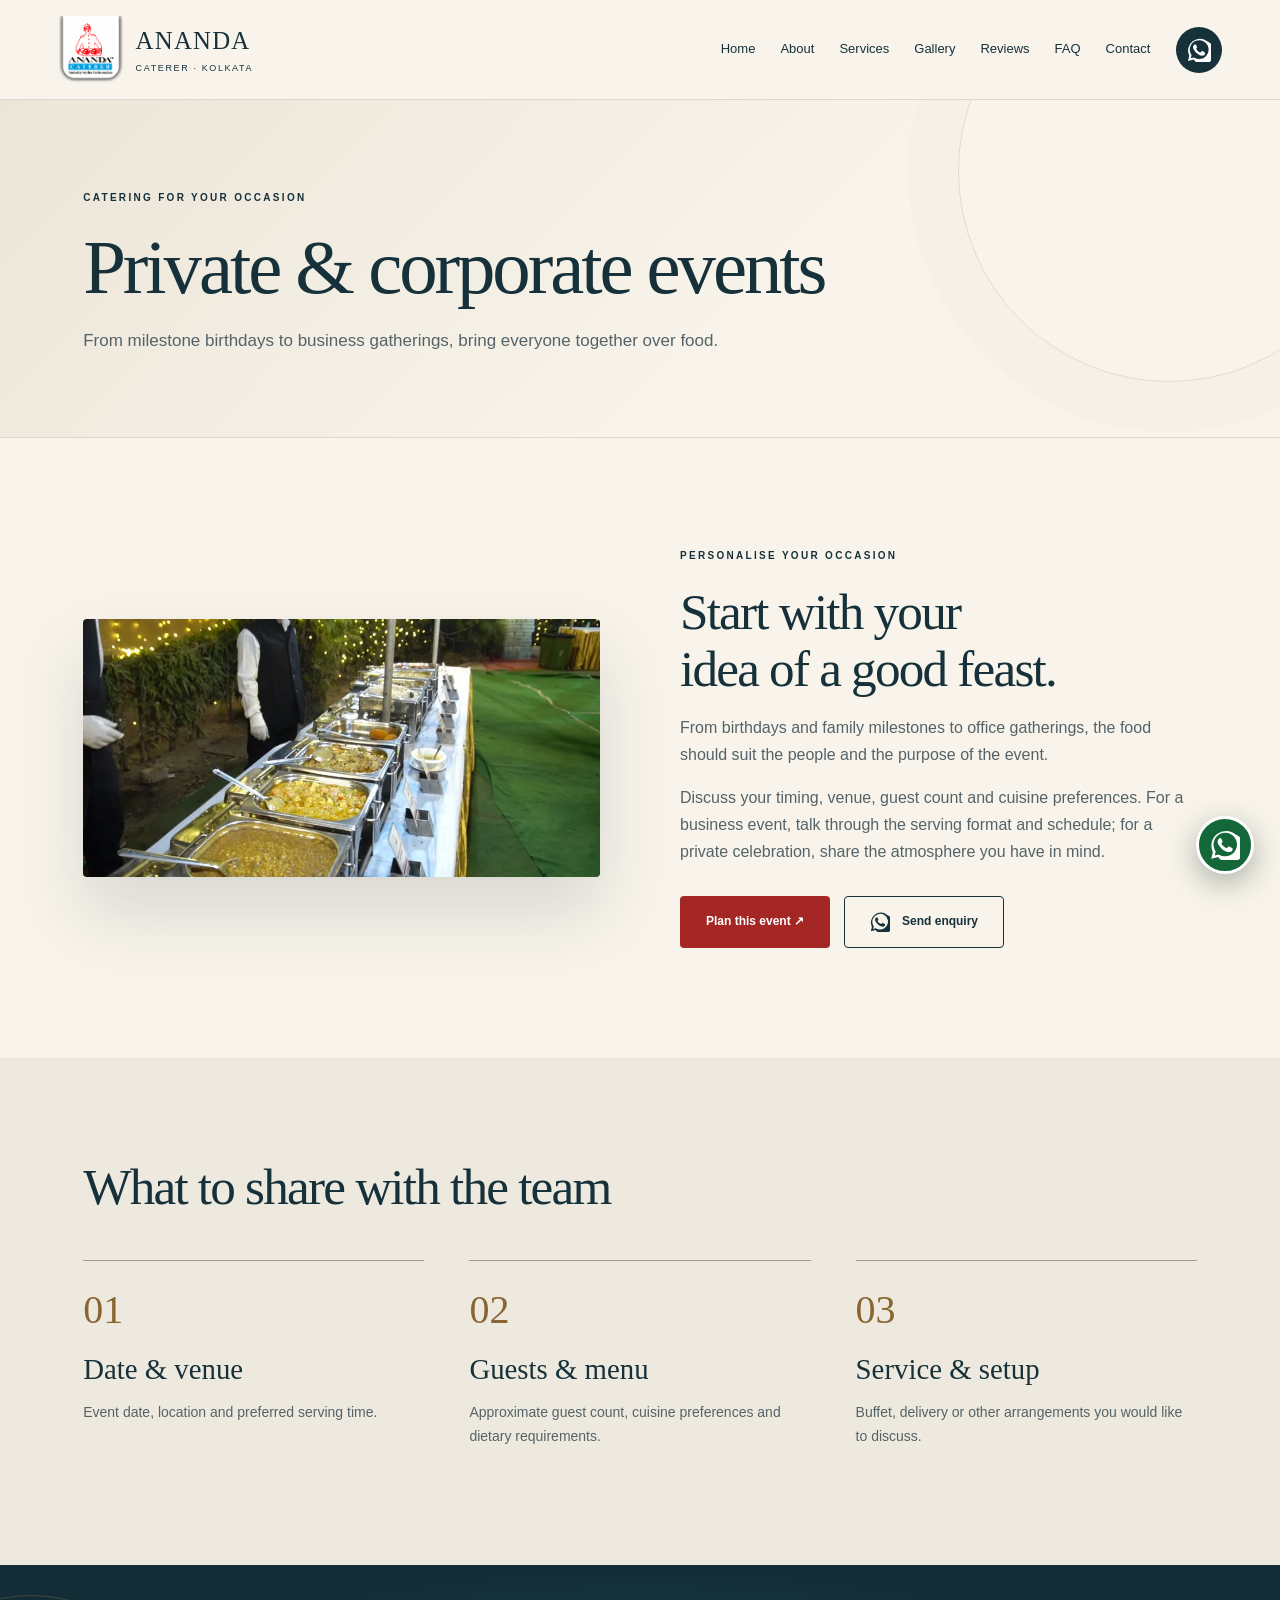
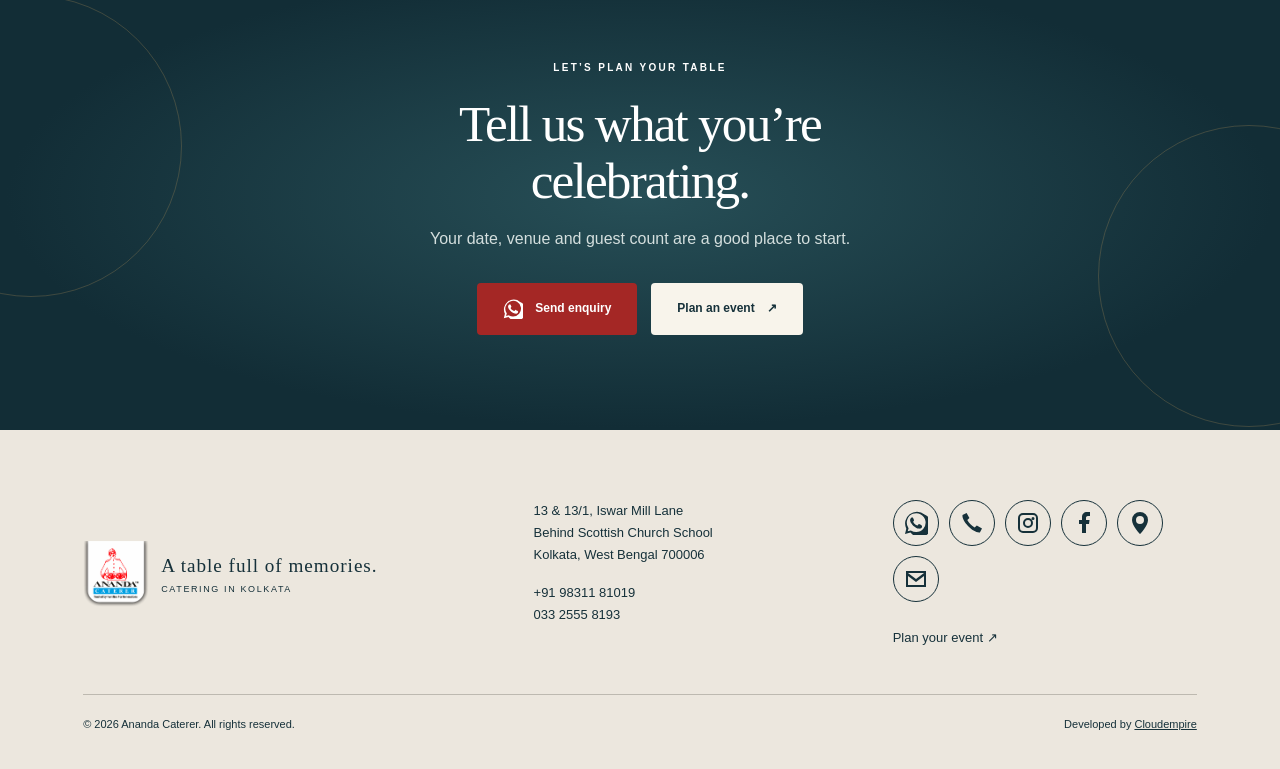
<file: private-corporate-catering.html>
<!doctype html><html lang="en"><head><meta charset="utf-8"><meta name="viewport" content="width=device-width,initial-scale=1"><title>Private & corporate events | Ananda Caterer Kolkata</title><meta name="description" content="Private & corporate events from Ananda Caterer in Kolkata. Discuss your event date, venue, menu preferences and service arrangements."><link rel="canonical" href="https://cloudempiretech.github.io/ananda-caterer-kolkata/private-corporate-catering.html"><meta name="theme-color" content="#122d36"><meta property="og:title" content="Private & corporate events | Ananda Caterer"><meta property="og:description" content="Private & corporate events from Ananda Caterer in Kolkata. Discuss your event date, venue, menu preferences and service arrangements."><meta property="og:url" content="https://cloudempiretech.github.io/ananda-caterer-kolkata/private-corporate-catering.html"><meta property="og:image" content="https://cloudempiretech.github.io/ananda-caterer-kolkata/assets/official-3-1500.webp"><link rel="icon" href="assets/favicon.ico"><link rel="icon" sizes="32x32" href="assets/favicon-32.png"><link rel="apple-touch-icon" href="assets/favicon-180.png"><link rel="stylesheet" href="assets/style-v2.css"><script type="application/ld+json">{"@context": "https://schema.org", "@type": "LocalBusiness", "name": "Ananda Caterer", "url": "https://cloudempiretech.github.io/ananda-caterer-kolkata/", "telephone": "+919831181019", "address": {"@type": "PostalAddress", "streetAddress": "13 & 13/1, Iswar Mill Lane, behind Scottish Church School", "addressLocality": "Kolkata", "addressRegion": "West Bengal", "postalCode": "700006", "addressCountry": "IN"}, "sameAs": ["https://anandacaterer.com/", "https://www.instagram.com/anandacaterer/", "https://www.facebook.com/anandcatererkolkata", "https://www.google.com/maps?cid=3894552203688122161"], "logo": "https://cloudempiretech.github.io/ananda-caterer-kolkata/assets/logo.webp"}</script><script src="assets/site.js" defer></script></head><body><a class="skip" href="#main">Skip to content</a><header><a class="brand" href="index.html" aria-label="Ananda Caterer home"><img src="assets/logo.webp" alt="Ananda Caterer logo" width="80" height="80"><span>ANANDA<small>CATERER · KOLKATA</small></span></a><button class="menu" aria-label="Open navigation" aria-expanded="false" aria-controls="navigation">☰</button><nav id="navigation" aria-label="Main navigation"><a href="index.html" >Home</a><a href="about.html" >About</a><a href="services.html" >Services</a><a href="gallery.html" >Gallery</a><a href="reviews.html" >Reviews</a><a href="faq.html" >FAQ</a><a href="contact.html" >Contact</a></nav><a class="channel header-wa" href="https://wa.me/919831181019" aria-label="Message Ananda Caterer on WhatsApp" title="Message on WhatsApp" target="_blank" rel="noopener noreferrer"><svg aria-hidden="true" viewBox="0 0 24 24"><path d="M20.5 3.5A11.8 11.8 0 0 0 2.3 17.7L1 23l5.5-1.4A11.8 11.8 0 1 0 20.5 3.5ZM12 21a9.3 9.3 0 0 1-4.7-1.3l-.4-.2-3.2.8.9-3.1-.3-.5A9.4 9.4 0 1 1 12 21Zm5.2-7c-.3-.1-1.7-.8-2-.9-.2-.1-.4-.1-.6.2-.2.3-.7.9-.9 1-.2.2-.3.2-.6.1-.3-.1-1.2-.4-2.3-1.4-.9-.8-1.4-1.7-1.6-2-.2-.3 0-.4.1-.6l.4-.5.3-.4c.1-.2.1-.4 0-.6L9.1 7c-.2-.5-.5-.4-.7-.4h-.6c-.2 0-.5.1-.7.3-.3.3-1 1-1 2.4s1 2.8 1.2 3c.1.2 2.1 3.3 5.1 4.6.7.3 1.3.5 1.7.6.7.2 1.4.2 1.9.1.6-.1 1.7-.7 1.9-1.4.2-.7.2-1.3.2-1.4-.1-.2-.3-.2-.6-.4Z"/></svg></a></header><main id="main"><section class="pagehead"><p class="eyebrow">CATERING FOR YOUR OCCASION</p><h1>Private & corporate events</h1><p class="lede">From milestone birthdays to business gatherings, bring everyone together over food.</p></section><section class="split"><div class="reveal"><img class="" src="assets/official-2-1500.webp" srcset="assets/official-2-400.webp 400w, assets/official-2-900.webp 900w, assets/official-2-1500.webp 1500w" sizes="(max-width: 700px) 100vw, (max-width: 1100px) 60vw, 50vw" width="1918" height="960" alt="Outdoor buffet with covered serving dishes" loading="lazy" decoding="async" ></div><div class="split-copy reveal"><p class="eyebrow">PERSONALISE YOUR OCCASION</p><h2>Start with your<br>idea of a good feast.</h2><p>From birthdays and family milestones to office gatherings, the food should suit the people and the purpose of the event.</p><p>Discuss your timing, venue, guest count and cuisine preferences. For a business event, talk through the serving format and schedule; for a private celebration, share the atmosphere you have in mind.</p><div class="actions"><a class="btn primary" href="contact.html">Plan this event ↗</a><a class="btn outline" href="https://wa.me/919831181019?text=Hello%20Ananda%20Caterer%2C%20I%20would%20like%20to%20discuss%20catering%20for%20an%20event." target="_blank" rel="noopener noreferrer" aria-label="Send enquiry with Ananda Caterer on WhatsApp" title="Message Ananda Caterer on WhatsApp"><svg aria-hidden="true" viewBox="0 0 24 24"><path d="M20.5 3.5A11.8 11.8 0 0 0 2.3 17.7L1 23l5.5-1.4A11.8 11.8 0 1 0 20.5 3.5ZM12 21a9.3 9.3 0 0 1-4.7-1.3l-.4-.2-3.2.8.9-3.1-.3-.5A9.4 9.4 0 1 1 12 21Zm5.2-7c-.3-.1-1.7-.8-2-.9-.2-.1-.4-.1-.6.2-.2.3-.7.9-.9 1-.2.2-.3.2-.6.1-.3-.1-1.2-.4-2.3-1.4-.9-.8-1.4-1.7-1.6-2-.2-.3 0-.4.1-.6l.4-.5.3-.4c.1-.2.1-.4 0-.6L9.1 7c-.2-.5-.5-.4-.7-.4h-.6c-.2 0-.5.1-.7.3-.3.3-1 1-1 2.4s1 2.8 1.2 3c.1.2 2.1 3.3 5.1 4.6.7.3 1.3.5 1.7.6.7.2 1.4.2 1.9.1.6-.1 1.7-.7 1.9-1.4.2-.7.2-1.3.2-1.4-.1-.2-.3-.2-.6-.4Z"/></svg><span>Send enquiry</span></a></div></div></section><section class="section process"><h2>What to share with the team</h2><div class="steps"><article class="reveal"><span>01</span><h3>Date & venue</h3><p>Event date, location and preferred serving time.</p></article><article class="reveal"><span>02</span><h3>Guests & menu</h3><p>Approximate guest count, cuisine preferences and dietary requirements.</p></article><article class="reveal"><span>03</span><h3>Service & setup</h3><p>Buffet, delivery or other arrangements you would like to discuss.</p></article></div></section><section class="cta reveal"><p class="eyebrow">LET’S PLAN YOUR TABLE</p><h2>Tell us what you’re<br>celebrating.</h2><p>Your date, venue and guest count are a good place to start.</p><div class="actions"><a class="btn primary" href="https://wa.me/919831181019?text=Hello%20Ananda%20Caterer%2C%20I%20would%20like%20to%20discuss%20catering%20for%20an%20event." target="_blank" rel="noopener noreferrer" aria-label="Send enquiry with Ananda Caterer on WhatsApp" title="Message Ananda Caterer on WhatsApp"><svg aria-hidden="true" viewBox="0 0 24 24"><path d="M20.5 3.5A11.8 11.8 0 0 0 2.3 17.7L1 23l5.5-1.4A11.8 11.8 0 1 0 20.5 3.5ZM12 21a9.3 9.3 0 0 1-4.7-1.3l-.4-.2-3.2.8.9-3.1-.3-.5A9.4 9.4 0 1 1 12 21Zm5.2-7c-.3-.1-1.7-.8-2-.9-.2-.1-.4-.1-.6.2-.2.3-.7.9-.9 1-.2.2-.3.2-.6.1-.3-.1-1.2-.4-2.3-1.4-.9-.8-1.4-1.7-1.6-2-.2-.3 0-.4.1-.6l.4-.5.3-.4c.1-.2.1-.4 0-.6L9.1 7c-.2-.5-.5-.4-.7-.4h-.6c-.2 0-.5.1-.7.3-.3.3-1 1-1 2.4s1 2.8 1.2 3c.1.2 2.1 3.3 5.1 4.6.7.3 1.3.5 1.7.6.7.2 1.4.2 1.9.1.6-.1 1.7-.7 1.9-1.4.2-.7.2-1.3.2-1.4-.1-.2-.3-.2-.6-.4Z"/></svg><span>Send enquiry</span></a><a class="btn light" href="contact.html">Plan an event <span aria-hidden="true">↗</span></a></div></section></main><footer><div class="footer-top"><a class="brand" href="index.html"><img src="assets/logo.webp" alt="Ananda Caterer logo" width="80" height="80"><span>A table full of memories.<small>CATERING IN KOLKATA</small></span></a><div><p>13 &amp; 13/1, Iswar Mill Lane<br>Behind Scottish Church School<br>Kolkata, West Bengal 700006</p><a href="tel:+919831181019">+91 98311 81019</a><br><a href="tel:+913325558193">033 2555 8193</a></div><div><div class="channels"><a class="channel" href="https://wa.me/919831181019" aria-label="Message Ananda Caterer on WhatsApp" title="Message Ananda Caterer on WhatsApp" target="_blank" rel="noopener noreferrer"><svg aria-hidden="true" viewBox="0 0 24 24"><path d="M20.5 3.5A11.8 11.8 0 0 0 2.3 17.7L1 23l5.5-1.4A11.8 11.8 0 1 0 20.5 3.5ZM12 21a9.3 9.3 0 0 1-4.7-1.3l-.4-.2-3.2.8.9-3.1-.3-.5A9.4 9.4 0 1 1 12 21Zm5.2-7c-.3-.1-1.7-.8-2-.9-.2-.1-.4-.1-.6.2-.2.3-.7.9-.9 1-.2.2-.3.2-.6.1-.3-.1-1.2-.4-2.3-1.4-.9-.8-1.4-1.7-1.6-2-.2-.3 0-.4.1-.6l.4-.5.3-.4c.1-.2.1-.4 0-.6L9.1 7c-.2-.5-.5-.4-.7-.4h-.6c-.2 0-.5.1-.7.3-.3.3-1 1-1 2.4s1 2.8 1.2 3c.1.2 2.1 3.3 5.1 4.6.7.3 1.3.5 1.7.6.7.2 1.4.2 1.9.1.6-.1 1.7-.7 1.9-1.4.2-.7.2-1.3.2-1.4-.1-.2-.3-.2-.6-.4Z"/></svg></a><a class="channel" href="tel:+919831181019" aria-label="Call Ananda Caterer" title="Call Ananda Caterer" target="_blank" rel="noopener noreferrer"><svg aria-hidden="true" viewBox="0 0 24 24"><path d="M6.6 2 2.5 4.1C1.5 10.4 13.6 22.5 19.9 21.5l2.1-4.1-5.2-3-2.1 2.1c-3-1.6-5.8-4.4-7.4-7.4l2.1-2.1L6.6 2Z"/></svg></a><a class="channel" href="https://www.instagram.com/anandacaterer/" aria-label="Ananda Caterer on Instagram" title="Ananda Caterer on Instagram" target="_blank" rel="noopener noreferrer"><svg aria-hidden="true" viewBox="0 0 24 24"><path d="M7 2h10a5 5 0 0 1 5 5v10a5 5 0 0 1-5 5H7a5 5 0 0 1-5-5V7a5 5 0 0 1 5-5Zm0 2a3 3 0 0 0-3 3v10a3 3 0 0 0 3 3h10a3 3 0 0 0 3-3V7a3 3 0 0 0-3-3H7Zm5 3a5 5 0 1 1 0 10 5 5 0 0 1 0-10Zm0 2a3 3 0 1 0 0 6 3 3 0 0 0 0-6Zm5-3a1.5 1.5 0 1 1 0 3 1.5 1.5 0 0 1 0-3Z"/></svg></a><a class="channel" href="https://www.facebook.com/anandcatererkolkata" aria-label="Ananda Caterer on Facebook" title="Ananda Caterer on Facebook" target="_blank" rel="noopener noreferrer"><svg aria-hidden="true" viewBox="0 0 24 24"><path d="M14 22v-9h3l.5-4H14V7c0-1 .3-2 2-2h2V1h-3c-3 0-5 2-5 5v3H7v4h3v9h4Z"/></svg></a><a class="channel" href="https://www.google.com/maps?cid=3894552203688122161" aria-label="Find Ananda Caterer on Google Maps" title="Find Ananda Caterer on Google Maps" target="_blank" rel="noopener noreferrer"><svg aria-hidden="true" viewBox="0 0 24 24"><path d="M12 1a8 8 0 0 0-8 8c0 6 8 14 8 14s8-8 8-14a8 8 0 0 0-8-8Zm0 4a4 4 0 1 1 0 8 4 4 0 0 1 0-8Z"/></svg></a><a class="channel" href="mailto:anandacaterer@gmail.com" aria-label="Email Ananda Caterer" title="Email Ananda Caterer" target="_blank" rel="noopener noreferrer"><svg aria-hidden="true" viewBox="0 0 24 24"><path d="M2 4h20v16H2V4Zm2 2 8 6 8-6H4Zm16 12V9l-8 6-8-6v9h16Z"/></svg></a></div><a href="contact.html">Plan your event ↗</a></div></div><div class="footer-bottom"><p>© 2026 Ananda Caterer. All rights reserved.</p><p>Developed by <a href="https://cloudempire.tech/" target="_blank" rel="noopener noreferrer">Cloudempire</a></p></div></footer><a class="floating channel" href="https://wa.me/919831181019" target="_blank" rel="noopener noreferrer" aria-label="Message Ananda Caterer on WhatsApp" title="Message Ananda Caterer on WhatsApp"><svg aria-hidden="true" viewBox="0 0 24 24"><path d="M20.5 3.5A11.8 11.8 0 0 0 2.3 17.7L1 23l5.5-1.4A11.8 11.8 0 1 0 20.5 3.5ZM12 21a9.3 9.3 0 0 1-4.7-1.3l-.4-.2-3.2.8.9-3.1-.3-.5A9.4 9.4 0 1 1 12 21Zm5.2-7c-.3-.1-1.7-.8-2-.9-.2-.1-.4-.1-.6.2-.2.3-.7.9-.9 1-.2.2-.3.2-.6.1-.3-.1-1.2-.4-2.3-1.4-.9-.8-1.4-1.7-1.6-2-.2-.3 0-.4.1-.6l.4-.5.3-.4c.1-.2.1-.4 0-.6L9.1 7c-.2-.5-.5-.4-.7-.4h-.6c-.2 0-.5.1-.7.3-.3.3-1 1-1 2.4s1 2.8 1.2 3c.1.2 2.1 3.3 5.1 4.6.7.3 1.3.5 1.7.6.7.2 1.4.2 1.9.1.6-.1 1.7-.7 1.9-1.4.2-.7.2-1.3.2-1.4-.1-.2-.3-.2-.6-.4Z"/></svg></a></body></html>
</file>
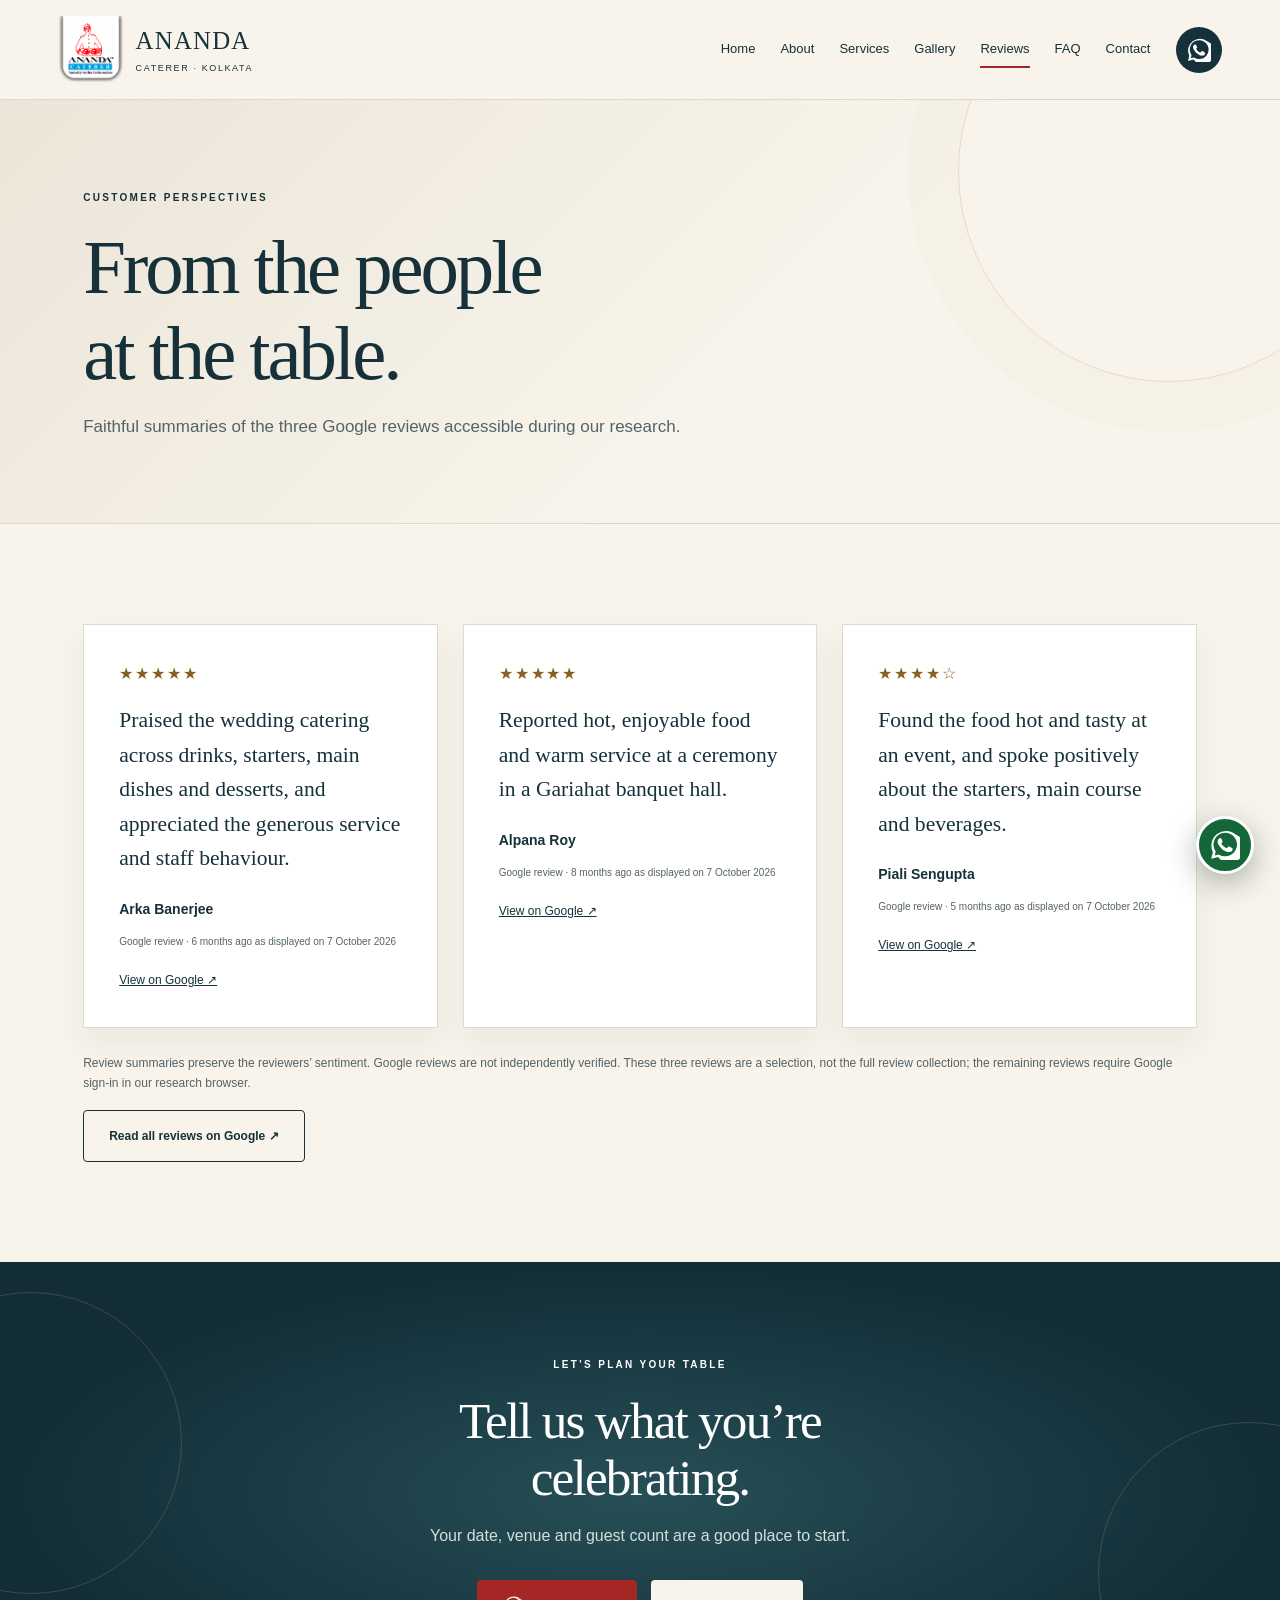
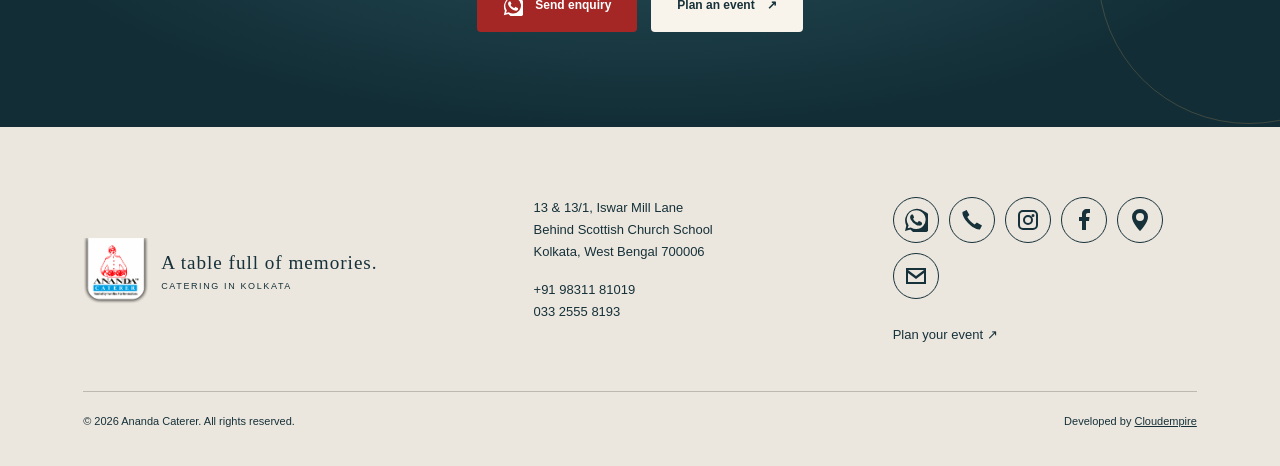
<file: reviews.html>
<!doctype html><html lang="en"><head><meta charset="utf-8"><meta name="viewport" content="width=device-width,initial-scale=1"><title>Customer review highlights | Ananda Caterer Kolkata</title><meta name="description" content="Read attributed summaries of accessible Google reviews for Ananda Caterer, Kolkata, and follow the listing for all reviews."><link rel="canonical" href="https://cloudempiretech.github.io/ananda-caterer-kolkata/reviews.html"><meta name="theme-color" content="#122d36"><meta property="og:title" content="Customer review highlights | Ananda Caterer"><meta property="og:description" content="Read attributed summaries of accessible Google reviews for Ananda Caterer, Kolkata, and follow the listing for all reviews."><meta property="og:url" content="https://cloudempiretech.github.io/ananda-caterer-kolkata/reviews.html"><meta property="og:image" content="https://cloudempiretech.github.io/ananda-caterer-kolkata/assets/official-3-1500.webp"><link rel="icon" href="assets/favicon.ico"><link rel="icon" sizes="32x32" href="assets/favicon-32.png"><link rel="apple-touch-icon" href="assets/favicon-180.png"><link rel="stylesheet" href="assets/style-v2.css"><script type="application/ld+json">{"@context": "https://schema.org", "@type": "LocalBusiness", "name": "Ananda Caterer", "url": "https://cloudempiretech.github.io/ananda-caterer-kolkata/", "telephone": "+919831181019", "address": {"@type": "PostalAddress", "streetAddress": "13 & 13/1, Iswar Mill Lane, behind Scottish Church School", "addressLocality": "Kolkata", "addressRegion": "West Bengal", "postalCode": "700006", "addressCountry": "IN"}, "sameAs": ["https://anandacaterer.com/", "https://www.instagram.com/anandacaterer/", "https://www.facebook.com/anandcatererkolkata", "https://www.google.com/maps?cid=3894552203688122161"], "logo": "https://cloudempiretech.github.io/ananda-caterer-kolkata/assets/logo.webp"}</script><script src="assets/site.js" defer></script></head><body><a class="skip" href="#main">Skip to content</a><header><a class="brand" href="index.html" aria-label="Ananda Caterer home"><img src="assets/logo.webp" alt="Ananda Caterer logo" width="80" height="80"><span>ANANDA<small>CATERER · KOLKATA</small></span></a><button class="menu" aria-label="Open navigation" aria-expanded="false" aria-controls="navigation">☰</button><nav id="navigation" aria-label="Main navigation"><a href="index.html" >Home</a><a href="about.html" >About</a><a href="services.html" >Services</a><a href="gallery.html" >Gallery</a><a href="reviews.html" aria-current=page>Reviews</a><a href="faq.html" >FAQ</a><a href="contact.html" >Contact</a></nav><a class="channel header-wa" href="https://wa.me/919831181019" aria-label="Message Ananda Caterer on WhatsApp" title="Message on WhatsApp" target="_blank" rel="noopener noreferrer"><svg aria-hidden="true" viewBox="0 0 24 24"><path d="M20.5 3.5A11.8 11.8 0 0 0 2.3 17.7L1 23l5.5-1.4A11.8 11.8 0 1 0 20.5 3.5ZM12 21a9.3 9.3 0 0 1-4.7-1.3l-.4-.2-3.2.8.9-3.1-.3-.5A9.4 9.4 0 1 1 12 21Zm5.2-7c-.3-.1-1.7-.8-2-.9-.2-.1-.4-.1-.6.2-.2.3-.7.9-.9 1-.2.2-.3.2-.6.1-.3-.1-1.2-.4-2.3-1.4-.9-.8-1.4-1.7-1.6-2-.2-.3 0-.4.1-.6l.4-.5.3-.4c.1-.2.1-.4 0-.6L9.1 7c-.2-.5-.5-.4-.7-.4h-.6c-.2 0-.5.1-.7.3-.3.3-1 1-1 2.4s1 2.8 1.2 3c.1.2 2.1 3.3 5.1 4.6.7.3 1.3.5 1.7.6.7.2 1.4.2 1.9.1.6-.1 1.7-.7 1.9-1.4.2-.7.2-1.3.2-1.4-.1-.2-.3-.2-.6-.4Z"/></svg></a></header><main id="main"><section class="pagehead"><p class="eyebrow">CUSTOMER PERSPECTIVES</p><h1>From the people<br>at the table.</h1><p class="lede">Faithful summaries of the three Google reviews accessible during our research.</p></section><section class="section"><div class="reviews"><article class="review reveal"><p class="stars" aria-label="5 out of 5 stars">★★★★★</p><p>Praised the wedding catering across drinks, starters, main dishes and desserts, and appreciated the generous service and staff behaviour.</p><h3>Arka Banerjee</h3><small>Google review · 6 months ago as displayed on 7 October 2026</small><a href="https://www.google.com/maps?cid=3894552203688122161" target="_blank" rel="noopener noreferrer">View on Google ↗</a></article><article class="review reveal"><p class="stars" aria-label="5 out of 5 stars">★★★★★</p><p>Reported hot, enjoyable food and warm service at a ceremony in a Gariahat banquet hall.</p><h3>Alpana Roy</h3><small>Google review · 8 months ago as displayed on 7 October 2026</small><a href="https://www.google.com/maps?cid=3894552203688122161" target="_blank" rel="noopener noreferrer">View on Google ↗</a></article><article class="review reveal"><p class="stars" aria-label="4 out of 5 stars">★★★★☆</p><p>Found the food hot and tasty at an event, and spoke positively about the starters, main course and beverages.</p><h3>Piali Sengupta</h3><small>Google review · 5 months ago as displayed on 7 October 2026</small><a href="https://www.google.com/maps?cid=3894552203688122161" target="_blank" rel="noopener noreferrer">View on Google ↗</a></article></div><p class="caption">Review summaries preserve the reviewers’ sentiment. Google reviews are not independently verified. These three reviews are a selection, not the full review collection; the remaining reviews require Google sign-in in our research browser.</p><a class="btn outline" href="https://www.google.com/maps?cid=3894552203688122161" target="_blank" rel="noopener noreferrer">Read all reviews on Google ↗</a></section><section class="cta reveal"><p class="eyebrow">LET’S PLAN YOUR TABLE</p><h2>Tell us what you’re<br>celebrating.</h2><p>Your date, venue and guest count are a good place to start.</p><div class="actions"><a class="btn primary" href="https://wa.me/919831181019?text=Hello%20Ananda%20Caterer%2C%20I%20would%20like%20to%20discuss%20catering%20for%20an%20event." target="_blank" rel="noopener noreferrer" aria-label="Send enquiry with Ananda Caterer on WhatsApp" title="Message Ananda Caterer on WhatsApp"><svg aria-hidden="true" viewBox="0 0 24 24"><path d="M20.5 3.5A11.8 11.8 0 0 0 2.3 17.7L1 23l5.5-1.4A11.8 11.8 0 1 0 20.5 3.5ZM12 21a9.3 9.3 0 0 1-4.7-1.3l-.4-.2-3.2.8.9-3.1-.3-.5A9.4 9.4 0 1 1 12 21Zm5.2-7c-.3-.1-1.7-.8-2-.9-.2-.1-.4-.1-.6.2-.2.3-.7.9-.9 1-.2.2-.3.2-.6.1-.3-.1-1.2-.4-2.3-1.4-.9-.8-1.4-1.7-1.6-2-.2-.3 0-.4.1-.6l.4-.5.3-.4c.1-.2.1-.4 0-.6L9.1 7c-.2-.5-.5-.4-.7-.4h-.6c-.2 0-.5.1-.7.3-.3.3-1 1-1 2.4s1 2.8 1.2 3c.1.2 2.1 3.3 5.1 4.6.7.3 1.3.5 1.7.6.7.2 1.4.2 1.9.1.6-.1 1.7-.7 1.9-1.4.2-.7.2-1.3.2-1.4-.1-.2-.3-.2-.6-.4Z"/></svg><span>Send enquiry</span></a><a class="btn light" href="contact.html">Plan an event <span aria-hidden="true">↗</span></a></div></section></main><footer><div class="footer-top"><a class="brand" href="index.html"><img src="assets/logo.webp" alt="Ananda Caterer logo" width="80" height="80"><span>A table full of memories.<small>CATERING IN KOLKATA</small></span></a><div><p>13 &amp; 13/1, Iswar Mill Lane<br>Behind Scottish Church School<br>Kolkata, West Bengal 700006</p><a href="tel:+919831181019">+91 98311 81019</a><br><a href="tel:+913325558193">033 2555 8193</a></div><div><div class="channels"><a class="channel" href="https://wa.me/919831181019" aria-label="Message Ananda Caterer on WhatsApp" title="Message Ananda Caterer on WhatsApp" target="_blank" rel="noopener noreferrer"><svg aria-hidden="true" viewBox="0 0 24 24"><path d="M20.5 3.5A11.8 11.8 0 0 0 2.3 17.7L1 23l5.5-1.4A11.8 11.8 0 1 0 20.5 3.5ZM12 21a9.3 9.3 0 0 1-4.7-1.3l-.4-.2-3.2.8.9-3.1-.3-.5A9.4 9.4 0 1 1 12 21Zm5.2-7c-.3-.1-1.7-.8-2-.9-.2-.1-.4-.1-.6.2-.2.3-.7.9-.9 1-.2.2-.3.2-.6.1-.3-.1-1.2-.4-2.3-1.4-.9-.8-1.4-1.7-1.6-2-.2-.3 0-.4.1-.6l.4-.5.3-.4c.1-.2.1-.4 0-.6L9.1 7c-.2-.5-.5-.4-.7-.4h-.6c-.2 0-.5.1-.7.3-.3.3-1 1-1 2.4s1 2.8 1.2 3c.1.2 2.1 3.3 5.1 4.6.7.3 1.3.5 1.7.6.7.2 1.4.2 1.9.1.6-.1 1.7-.7 1.9-1.4.2-.7.2-1.3.2-1.4-.1-.2-.3-.2-.6-.4Z"/></svg></a><a class="channel" href="tel:+919831181019" aria-label="Call Ananda Caterer" title="Call Ananda Caterer" target="_blank" rel="noopener noreferrer"><svg aria-hidden="true" viewBox="0 0 24 24"><path d="M6.6 2 2.5 4.1C1.5 10.4 13.6 22.5 19.9 21.5l2.1-4.1-5.2-3-2.1 2.1c-3-1.6-5.8-4.4-7.4-7.4l2.1-2.1L6.6 2Z"/></svg></a><a class="channel" href="https://www.instagram.com/anandacaterer/" aria-label="Ananda Caterer on Instagram" title="Ananda Caterer on Instagram" target="_blank" rel="noopener noreferrer"><svg aria-hidden="true" viewBox="0 0 24 24"><path d="M7 2h10a5 5 0 0 1 5 5v10a5 5 0 0 1-5 5H7a5 5 0 0 1-5-5V7a5 5 0 0 1 5-5Zm0 2a3 3 0 0 0-3 3v10a3 3 0 0 0 3 3h10a3 3 0 0 0 3-3V7a3 3 0 0 0-3-3H7Zm5 3a5 5 0 1 1 0 10 5 5 0 0 1 0-10Zm0 2a3 3 0 1 0 0 6 3 3 0 0 0 0-6Zm5-3a1.5 1.5 0 1 1 0 3 1.5 1.5 0 0 1 0-3Z"/></svg></a><a class="channel" href="https://www.facebook.com/anandcatererkolkata" aria-label="Ananda Caterer on Facebook" title="Ananda Caterer on Facebook" target="_blank" rel="noopener noreferrer"><svg aria-hidden="true" viewBox="0 0 24 24"><path d="M14 22v-9h3l.5-4H14V7c0-1 .3-2 2-2h2V1h-3c-3 0-5 2-5 5v3H7v4h3v9h4Z"/></svg></a><a class="channel" href="https://www.google.com/maps?cid=3894552203688122161" aria-label="Find Ananda Caterer on Google Maps" title="Find Ananda Caterer on Google Maps" target="_blank" rel="noopener noreferrer"><svg aria-hidden="true" viewBox="0 0 24 24"><path d="M12 1a8 8 0 0 0-8 8c0 6 8 14 8 14s8-8 8-14a8 8 0 0 0-8-8Zm0 4a4 4 0 1 1 0 8 4 4 0 0 1 0-8Z"/></svg></a><a class="channel" href="mailto:anandacaterer@gmail.com" aria-label="Email Ananda Caterer" title="Email Ananda Caterer" target="_blank" rel="noopener noreferrer"><svg aria-hidden="true" viewBox="0 0 24 24"><path d="M2 4h20v16H2V4Zm2 2 8 6 8-6H4Zm16 12V9l-8 6-8-6v9h16Z"/></svg></a></div><a href="contact.html">Plan your event ↗</a></div></div><div class="footer-bottom"><p>© 2026 Ananda Caterer. All rights reserved.</p><p>Developed by <a href="https://cloudempire.tech/" target="_blank" rel="noopener noreferrer">Cloudempire</a></p></div></footer><a class="floating channel" href="https://wa.me/919831181019" target="_blank" rel="noopener noreferrer" aria-label="Message Ananda Caterer on WhatsApp" title="Message Ananda Caterer on WhatsApp"><svg aria-hidden="true" viewBox="0 0 24 24"><path d="M20.5 3.5A11.8 11.8 0 0 0 2.3 17.7L1 23l5.5-1.4A11.8 11.8 0 1 0 20.5 3.5ZM12 21a9.3 9.3 0 0 1-4.7-1.3l-.4-.2-3.2.8.9-3.1-.3-.5A9.4 9.4 0 1 1 12 21Zm5.2-7c-.3-.1-1.7-.8-2-.9-.2-.1-.4-.1-.6.2-.2.3-.7.9-.9 1-.2.2-.3.2-.6.1-.3-.1-1.2-.4-2.3-1.4-.9-.8-1.4-1.7-1.6-2-.2-.3 0-.4.1-.6l.4-.5.3-.4c.1-.2.1-.4 0-.6L9.1 7c-.2-.5-.5-.4-.7-.4h-.6c-.2 0-.5.1-.7.3-.3.3-1 1-1 2.4s1 2.8 1.2 3c.1.2 2.1 3.3 5.1 4.6.7.3 1.3.5 1.7.6.7.2 1.4.2 1.9.1.6-.1 1.7-.7 1.9-1.4.2-.7.2-1.3.2-1.4-.1-.2-.3-.2-.6-.4Z"/></svg></a></body></html>
</file>
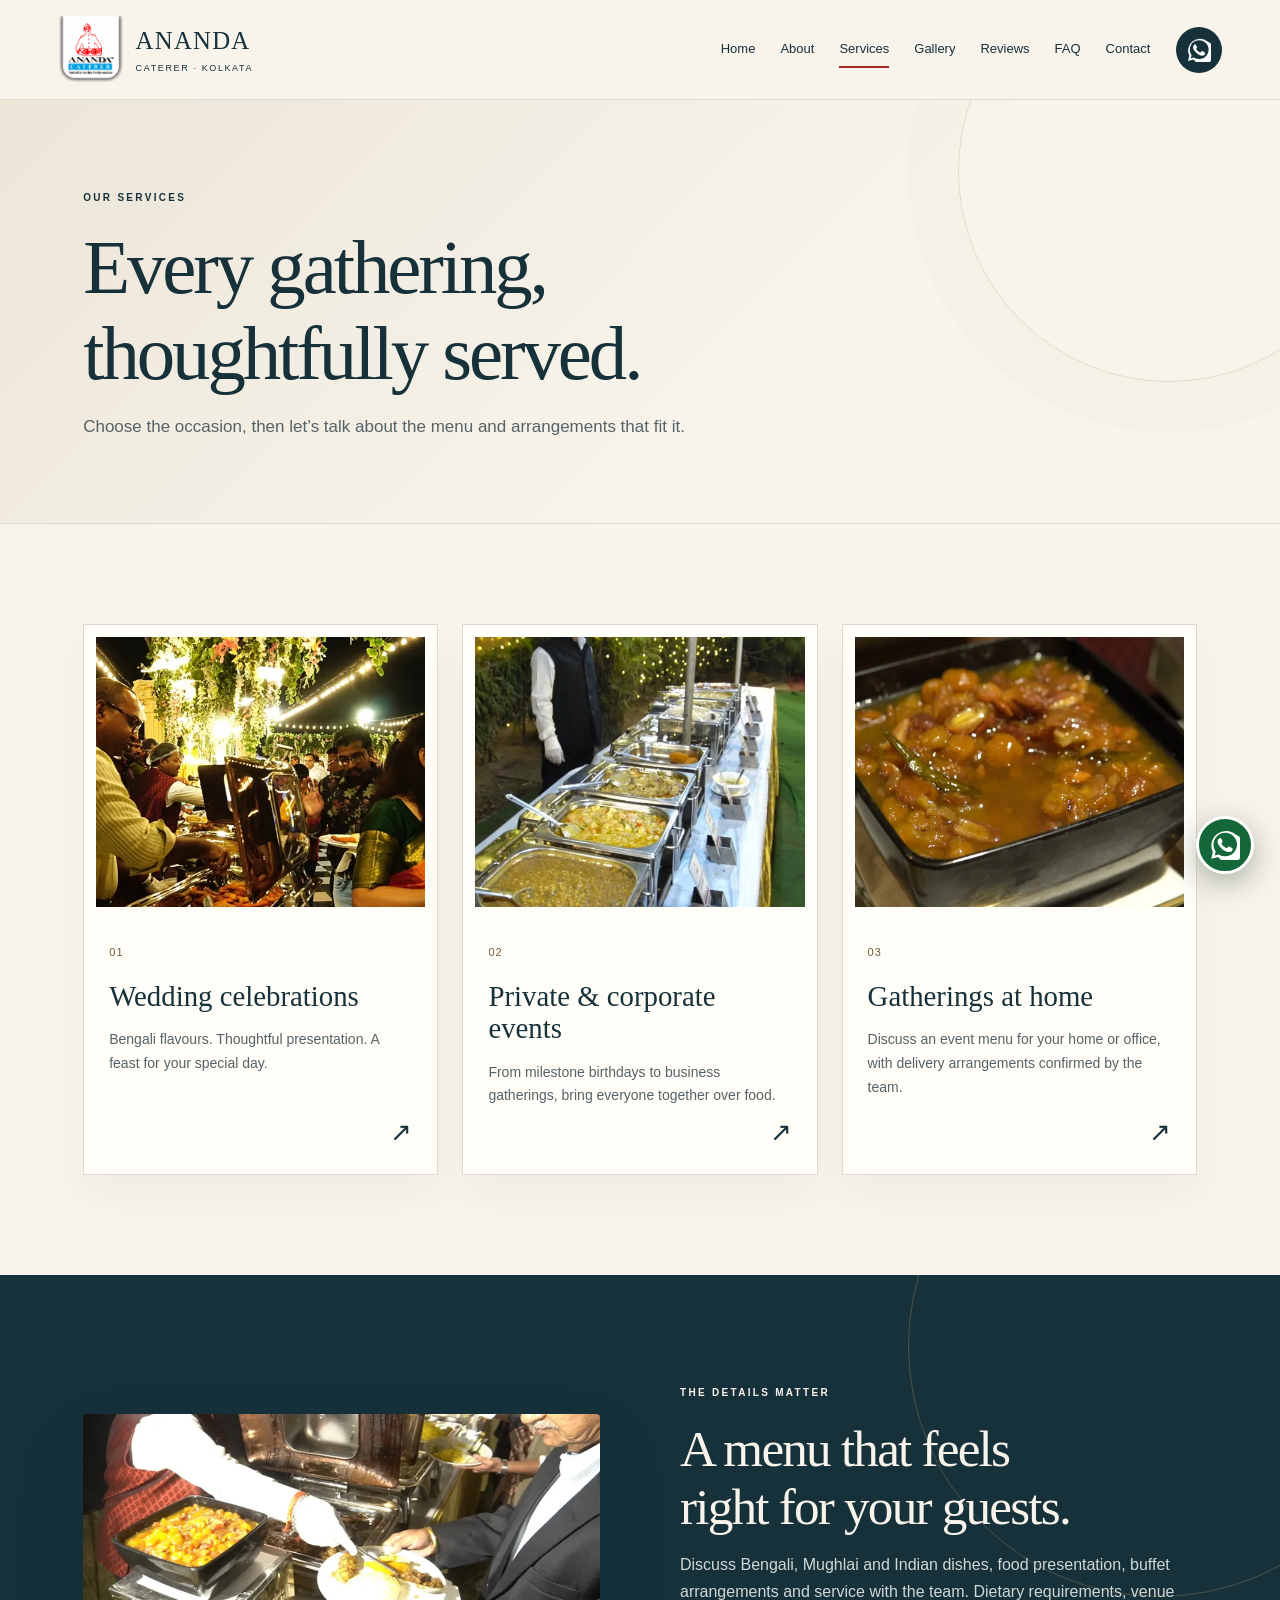
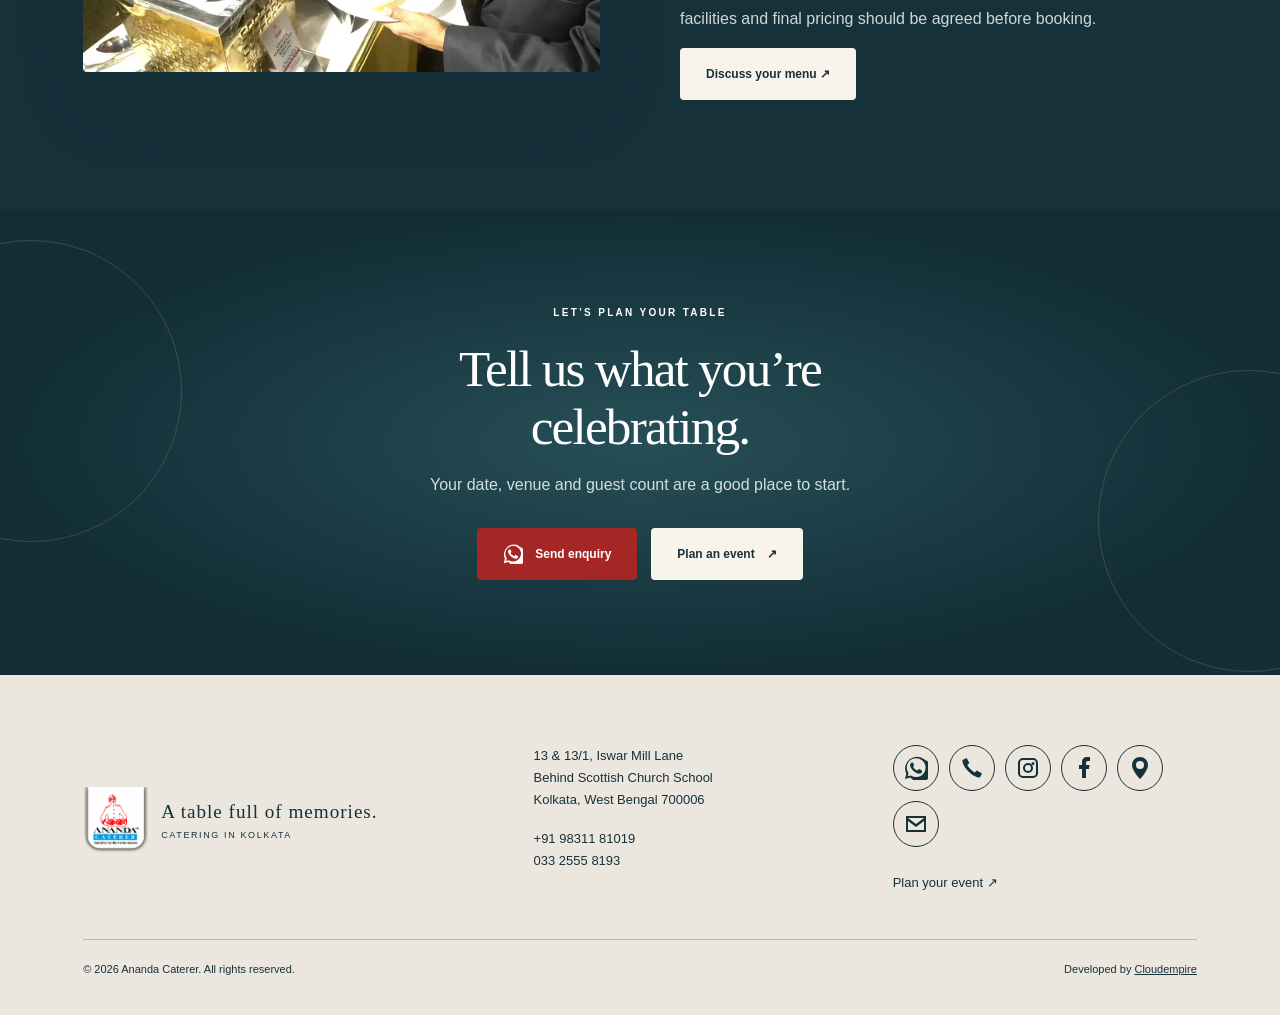
<file: services.html>
<!doctype html><html lang="en"><head><meta charset="utf-8"><meta name="viewport" content="width=device-width,initial-scale=1"><title>Catering services for your occasion | Ananda Caterer Kolkata</title><meta name="description" content="Explore wedding catering, private celebrations, corporate events and home delivery options from Ananda Caterer, Kolkata."><link rel="canonical" href="https://cloudempiretech.github.io/ananda-caterer-kolkata/services.html"><meta name="theme-color" content="#122d36"><meta property="og:title" content="Catering services for your occasion | Ananda Caterer"><meta property="og:description" content="Explore wedding catering, private celebrations, corporate events and home delivery options from Ananda Caterer, Kolkata."><meta property="og:url" content="https://cloudempiretech.github.io/ananda-caterer-kolkata/services.html"><meta property="og:image" content="https://cloudempiretech.github.io/ananda-caterer-kolkata/assets/official-3-1500.webp"><link rel="icon" href="assets/favicon.ico"><link rel="icon" sizes="32x32" href="assets/favicon-32.png"><link rel="apple-touch-icon" href="assets/favicon-180.png"><link rel="stylesheet" href="assets/style-v2.css"><script type="application/ld+json">{"@context": "https://schema.org", "@type": "LocalBusiness", "name": "Ananda Caterer", "url": "https://cloudempiretech.github.io/ananda-caterer-kolkata/", "telephone": "+919831181019", "address": {"@type": "PostalAddress", "streetAddress": "13 & 13/1, Iswar Mill Lane, behind Scottish Church School", "addressLocality": "Kolkata", "addressRegion": "West Bengal", "postalCode": "700006", "addressCountry": "IN"}, "sameAs": ["https://anandacaterer.com/", "https://www.instagram.com/anandacaterer/", "https://www.facebook.com/anandcatererkolkata", "https://www.google.com/maps?cid=3894552203688122161"], "logo": "https://cloudempiretech.github.io/ananda-caterer-kolkata/assets/logo.webp"}</script><script src="assets/site.js" defer></script></head><body><a class="skip" href="#main">Skip to content</a><header><a class="brand" href="index.html" aria-label="Ananda Caterer home"><img src="assets/logo.webp" alt="Ananda Caterer logo" width="80" height="80"><span>ANANDA<small>CATERER · KOLKATA</small></span></a><button class="menu" aria-label="Open navigation" aria-expanded="false" aria-controls="navigation">☰</button><nav id="navigation" aria-label="Main navigation"><a href="index.html" >Home</a><a href="about.html" >About</a><a href="services.html" aria-current=page>Services</a><a href="gallery.html" >Gallery</a><a href="reviews.html" >Reviews</a><a href="faq.html" >FAQ</a><a href="contact.html" >Contact</a></nav><a class="channel header-wa" href="https://wa.me/919831181019" aria-label="Message Ananda Caterer on WhatsApp" title="Message on WhatsApp" target="_blank" rel="noopener noreferrer"><svg aria-hidden="true" viewBox="0 0 24 24"><path d="M20.5 3.5A11.8 11.8 0 0 0 2.3 17.7L1 23l5.5-1.4A11.8 11.8 0 1 0 20.5 3.5ZM12 21a9.3 9.3 0 0 1-4.7-1.3l-.4-.2-3.2.8.9-3.1-.3-.5A9.4 9.4 0 1 1 12 21Zm5.2-7c-.3-.1-1.7-.8-2-.9-.2-.1-.4-.1-.6.2-.2.3-.7.9-.9 1-.2.2-.3.2-.6.1-.3-.1-1.2-.4-2.3-1.4-.9-.8-1.4-1.7-1.6-2-.2-.3 0-.4.1-.6l.4-.5.3-.4c.1-.2.1-.4 0-.6L9.1 7c-.2-.5-.5-.4-.7-.4h-.6c-.2 0-.5.1-.7.3-.3.3-1 1-1 2.4s1 2.8 1.2 3c.1.2 2.1 3.3 5.1 4.6.7.3 1.3.5 1.7.6.7.2 1.4.2 1.9.1.6-.1 1.7-.7 1.9-1.4.2-.7.2-1.3.2-1.4-.1-.2-.3-.2-.6-.4Z"/></svg></a></header><main id="main"><section class="pagehead"><p class="eyebrow">OUR SERVICES</p><h1>Every gathering,<br>thoughtfully served.</h1><p class="lede">Choose the occasion, then let’s talk about the menu and arrangements that fit it.</p></section><section class="section"><div class="cards"><a class="card reveal" href="wedding-catering.html"><div class="cardimage"><img class="" src="assets/official-4-1500.webp" srcset="assets/official-4-400.webp 400w, assets/official-4-900.webp 900w, assets/official-4-1500.webp 1500w" sizes="(max-width: 700px) 100vw, (max-width: 1100px) 60vw, 50vw" width="1918" height="960" alt="Guests choosing food at a lit outdoor buffet" loading="lazy" decoding="async" ></div><div class="cardcopy"><span class="number">01</span><h3>Wedding celebrations</h3><p>Bengali flavours. Thoughtful presentation. A feast for your special day.</p><span class="arrow" aria-hidden="true">↗</span></div></a><a class="card reveal" href="private-corporate-catering.html"><div class="cardimage"><img class="" src="assets/official-2-1500.webp" srcset="assets/official-2-400.webp 400w, assets/official-2-900.webp 900w, assets/official-2-1500.webp 1500w" sizes="(max-width: 700px) 100vw, (max-width: 1100px) 60vw, 50vw" width="1918" height="960" alt="Outdoor buffet with covered serving dishes" loading="lazy" decoding="async" ></div><div class="cardcopy"><span class="number">02</span><h3>Private & corporate events</h3><p>From milestone birthdays to business gatherings, bring everyone together over food.</p><span class="arrow" aria-hidden="true">↗</span></div></a><a class="card reveal" href="home-delivery.html"><div class="cardimage"><img class="" src="assets/official-19-1500.webp" srcset="assets/official-19-400.webp 400w, assets/official-19-900.webp 900w, assets/official-19-1500.webp 1500w" sizes="(max-width: 700px) 100vw, (max-width: 1100px) 60vw, 50vw" width="1918" height="960" alt="Curry in a buffet serving dish" loading="lazy" decoding="async" ></div><div class="cardcopy"><span class="number">03</span><h3>Gatherings at home</h3><p>Discuss an event menu for your home or office, with delivery arrangements confirmed by the team.</p><span class="arrow" aria-hidden="true">↗</span></div></a></div></section><section class="split dark"><div class="reveal"><img class="" src="assets/official-10-1500.webp" srcset="assets/official-10-400.webp 400w, assets/official-10-900.webp 900w, assets/official-10-1500.webp 1500w" sizes="(max-width: 700px) 100vw, (max-width: 1100px) 60vw, 50vw" width="1918" height="960" alt="Food being served from a buffet counter" loading="lazy" decoding="async" ></div><div class="split-copy reveal"><p class="eyebrow">THE DETAILS MATTER</p><h2>A menu that feels<br>right for your guests.</h2><p>Discuss Bengali, Mughlai and Indian dishes, food presentation, buffet arrangements and service with the team. Dietary requirements, venue facilities and final pricing should be agreed before booking.</p><a class="btn light" href="contact.html">Discuss your menu ↗</a></div></section><section class="cta reveal"><p class="eyebrow">LET’S PLAN YOUR TABLE</p><h2>Tell us what you’re<br>celebrating.</h2><p>Your date, venue and guest count are a good place to start.</p><div class="actions"><a class="btn primary" href="https://wa.me/919831181019?text=Hello%20Ananda%20Caterer%2C%20I%20would%20like%20to%20discuss%20catering%20for%20an%20event." target="_blank" rel="noopener noreferrer" aria-label="Send enquiry with Ananda Caterer on WhatsApp" title="Message Ananda Caterer on WhatsApp"><svg aria-hidden="true" viewBox="0 0 24 24"><path d="M20.5 3.5A11.8 11.8 0 0 0 2.3 17.7L1 23l5.5-1.4A11.8 11.8 0 1 0 20.5 3.5ZM12 21a9.3 9.3 0 0 1-4.7-1.3l-.4-.2-3.2.8.9-3.1-.3-.5A9.4 9.4 0 1 1 12 21Zm5.2-7c-.3-.1-1.7-.8-2-.9-.2-.1-.4-.1-.6.2-.2.3-.7.9-.9 1-.2.2-.3.2-.6.1-.3-.1-1.2-.4-2.3-1.4-.9-.8-1.4-1.7-1.6-2-.2-.3 0-.4.1-.6l.4-.5.3-.4c.1-.2.1-.4 0-.6L9.1 7c-.2-.5-.5-.4-.7-.4h-.6c-.2 0-.5.1-.7.3-.3.3-1 1-1 2.4s1 2.8 1.2 3c.1.2 2.1 3.3 5.1 4.6.7.3 1.3.5 1.7.6.7.2 1.4.2 1.9.1.6-.1 1.7-.7 1.9-1.4.2-.7.2-1.3.2-1.4-.1-.2-.3-.2-.6-.4Z"/></svg><span>Send enquiry</span></a><a class="btn light" href="contact.html">Plan an event <span aria-hidden="true">↗</span></a></div></section></main><footer><div class="footer-top"><a class="brand" href="index.html"><img src="assets/logo.webp" alt="Ananda Caterer logo" width="80" height="80"><span>A table full of memories.<small>CATERING IN KOLKATA</small></span></a><div><p>13 &amp; 13/1, Iswar Mill Lane<br>Behind Scottish Church School<br>Kolkata, West Bengal 700006</p><a href="tel:+919831181019">+91 98311 81019</a><br><a href="tel:+913325558193">033 2555 8193</a></div><div><div class="channels"><a class="channel" href="https://wa.me/919831181019" aria-label="Message Ananda Caterer on WhatsApp" title="Message Ananda Caterer on WhatsApp" target="_blank" rel="noopener noreferrer"><svg aria-hidden="true" viewBox="0 0 24 24"><path d="M20.5 3.5A11.8 11.8 0 0 0 2.3 17.7L1 23l5.5-1.4A11.8 11.8 0 1 0 20.5 3.5ZM12 21a9.3 9.3 0 0 1-4.7-1.3l-.4-.2-3.2.8.9-3.1-.3-.5A9.4 9.4 0 1 1 12 21Zm5.2-7c-.3-.1-1.7-.8-2-.9-.2-.1-.4-.1-.6.2-.2.3-.7.9-.9 1-.2.2-.3.2-.6.1-.3-.1-1.2-.4-2.3-1.4-.9-.8-1.4-1.7-1.6-2-.2-.3 0-.4.1-.6l.4-.5.3-.4c.1-.2.1-.4 0-.6L9.1 7c-.2-.5-.5-.4-.7-.4h-.6c-.2 0-.5.1-.7.3-.3.3-1 1-1 2.4s1 2.8 1.2 3c.1.2 2.1 3.3 5.1 4.6.7.3 1.3.5 1.7.6.7.2 1.4.2 1.9.1.6-.1 1.7-.7 1.9-1.4.2-.7.2-1.3.2-1.4-.1-.2-.3-.2-.6-.4Z"/></svg></a><a class="channel" href="tel:+919831181019" aria-label="Call Ananda Caterer" title="Call Ananda Caterer" target="_blank" rel="noopener noreferrer"><svg aria-hidden="true" viewBox="0 0 24 24"><path d="M6.6 2 2.5 4.1C1.5 10.4 13.6 22.5 19.9 21.5l2.1-4.1-5.2-3-2.1 2.1c-3-1.6-5.8-4.4-7.4-7.4l2.1-2.1L6.6 2Z"/></svg></a><a class="channel" href="https://www.instagram.com/anandacaterer/" aria-label="Ananda Caterer on Instagram" title="Ananda Caterer on Instagram" target="_blank" rel="noopener noreferrer"><svg aria-hidden="true" viewBox="0 0 24 24"><path d="M7 2h10a5 5 0 0 1 5 5v10a5 5 0 0 1-5 5H7a5 5 0 0 1-5-5V7a5 5 0 0 1 5-5Zm0 2a3 3 0 0 0-3 3v10a3 3 0 0 0 3 3h10a3 3 0 0 0 3-3V7a3 3 0 0 0-3-3H7Zm5 3a5 5 0 1 1 0 10 5 5 0 0 1 0-10Zm0 2a3 3 0 1 0 0 6 3 3 0 0 0 0-6Zm5-3a1.5 1.5 0 1 1 0 3 1.5 1.5 0 0 1 0-3Z"/></svg></a><a class="channel" href="https://www.facebook.com/anandcatererkolkata" aria-label="Ananda Caterer on Facebook" title="Ananda Caterer on Facebook" target="_blank" rel="noopener noreferrer"><svg aria-hidden="true" viewBox="0 0 24 24"><path d="M14 22v-9h3l.5-4H14V7c0-1 .3-2 2-2h2V1h-3c-3 0-5 2-5 5v3H7v4h3v9h4Z"/></svg></a><a class="channel" href="https://www.google.com/maps?cid=3894552203688122161" aria-label="Find Ananda Caterer on Google Maps" title="Find Ananda Caterer on Google Maps" target="_blank" rel="noopener noreferrer"><svg aria-hidden="true" viewBox="0 0 24 24"><path d="M12 1a8 8 0 0 0-8 8c0 6 8 14 8 14s8-8 8-14a8 8 0 0 0-8-8Zm0 4a4 4 0 1 1 0 8 4 4 0 0 1 0-8Z"/></svg></a><a class="channel" href="mailto:anandacaterer@gmail.com" aria-label="Email Ananda Caterer" title="Email Ananda Caterer" target="_blank" rel="noopener noreferrer"><svg aria-hidden="true" viewBox="0 0 24 24"><path d="M2 4h20v16H2V4Zm2 2 8 6 8-6H4Zm16 12V9l-8 6-8-6v9h16Z"/></svg></a></div><a href="contact.html">Plan your event ↗</a></div></div><div class="footer-bottom"><p>© 2026 Ananda Caterer. All rights reserved.</p><p>Developed by <a href="https://cloudempire.tech/" target="_blank" rel="noopener noreferrer">Cloudempire</a></p></div></footer><a class="floating channel" href="https://wa.me/919831181019" target="_blank" rel="noopener noreferrer" aria-label="Message Ananda Caterer on WhatsApp" title="Message Ananda Caterer on WhatsApp"><svg aria-hidden="true" viewBox="0 0 24 24"><path d="M20.5 3.5A11.8 11.8 0 0 0 2.3 17.7L1 23l5.5-1.4A11.8 11.8 0 1 0 20.5 3.5ZM12 21a9.3 9.3 0 0 1-4.7-1.3l-.4-.2-3.2.8.9-3.1-.3-.5A9.4 9.4 0 1 1 12 21Zm5.2-7c-.3-.1-1.7-.8-2-.9-.2-.1-.4-.1-.6.2-.2.3-.7.9-.9 1-.2.2-.3.2-.6.1-.3-.1-1.2-.4-2.3-1.4-.9-.8-1.4-1.7-1.6-2-.2-.3 0-.4.1-.6l.4-.5.3-.4c.1-.2.1-.4 0-.6L9.1 7c-.2-.5-.5-.4-.7-.4h-.6c-.2 0-.5.1-.7.3-.3.3-1 1-1 2.4s1 2.8 1.2 3c.1.2 2.1 3.3 5.1 4.6.7.3 1.3.5 1.7.6.7.2 1.4.2 1.9.1.6-.1 1.7-.7 1.9-1.4.2-.7.2-1.3.2-1.4-.1-.2-.3-.2-.6-.4Z"/></svg></a></body></html>
</file>
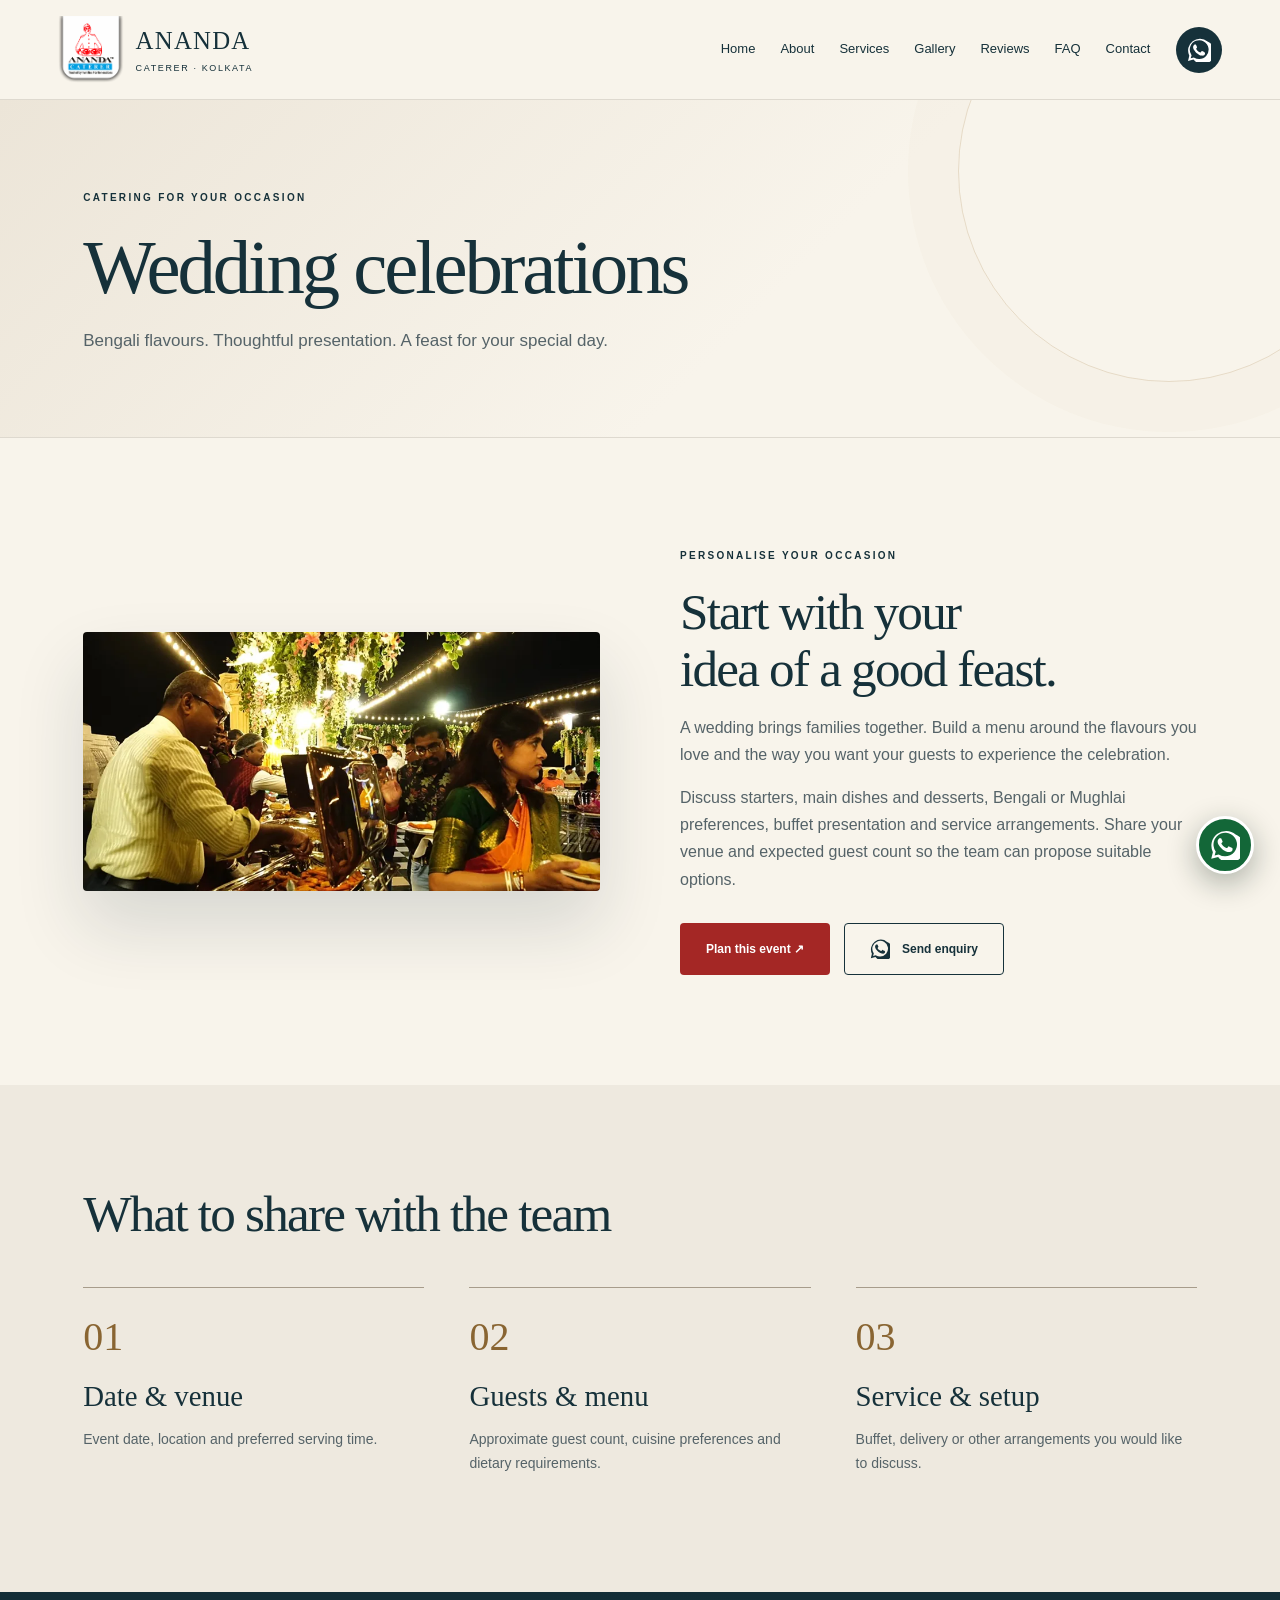
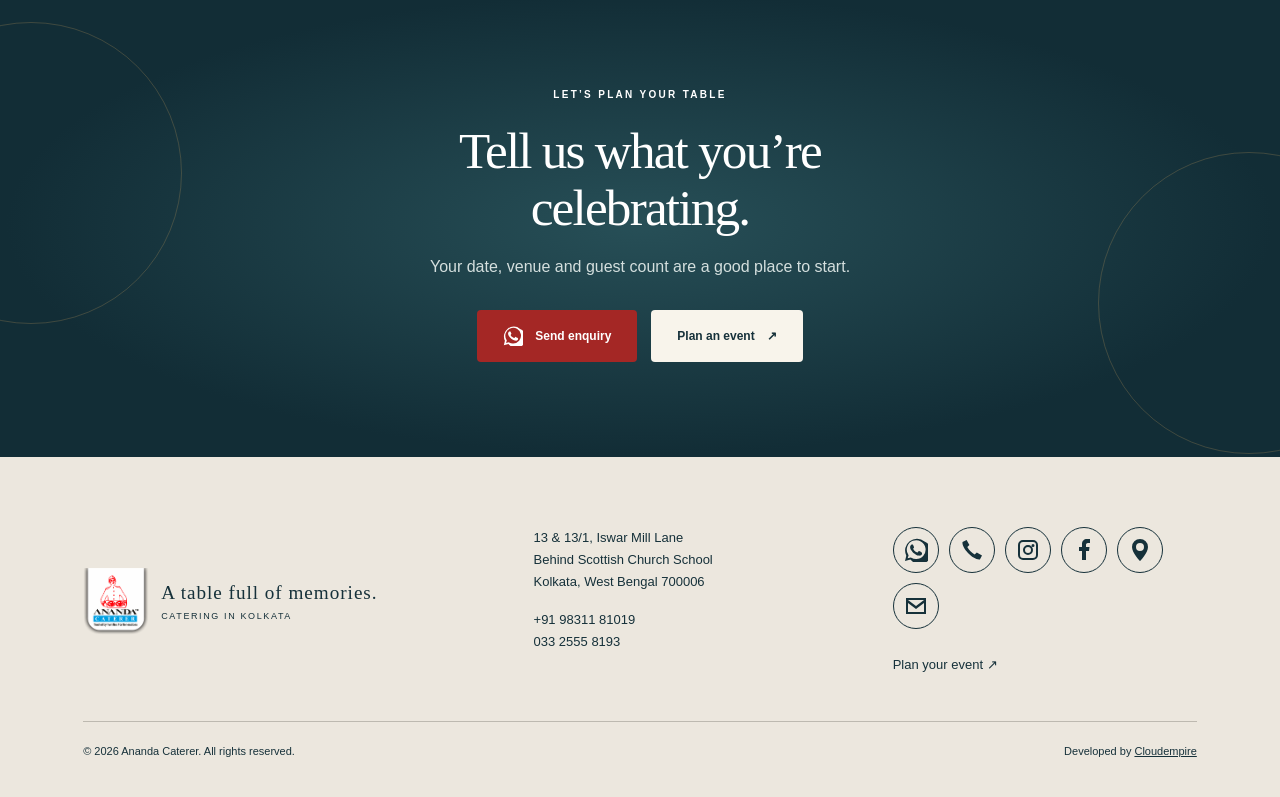
<file: wedding-catering.html>
<!doctype html><html lang="en"><head><meta charset="utf-8"><meta name="viewport" content="width=device-width,initial-scale=1"><title>Wedding celebrations | Ananda Caterer Kolkata</title><meta name="description" content="Wedding celebrations from Ananda Caterer in Kolkata. Discuss your event date, venue, menu preferences and service arrangements."><link rel="canonical" href="https://cloudempiretech.github.io/ananda-caterer-kolkata/wedding-catering.html"><meta name="theme-color" content="#122d36"><meta property="og:title" content="Wedding celebrations | Ananda Caterer"><meta property="og:description" content="Wedding celebrations from Ananda Caterer in Kolkata. Discuss your event date, venue, menu preferences and service arrangements."><meta property="og:url" content="https://cloudempiretech.github.io/ananda-caterer-kolkata/wedding-catering.html"><meta property="og:image" content="https://cloudempiretech.github.io/ananda-caterer-kolkata/assets/official-3-1500.webp"><link rel="icon" href="assets/favicon.ico"><link rel="icon" sizes="32x32" href="assets/favicon-32.png"><link rel="apple-touch-icon" href="assets/favicon-180.png"><link rel="stylesheet" href="assets/style-v2.css"><script type="application/ld+json">{"@context": "https://schema.org", "@type": "LocalBusiness", "name": "Ananda Caterer", "url": "https://cloudempiretech.github.io/ananda-caterer-kolkata/", "telephone": "+919831181019", "address": {"@type": "PostalAddress", "streetAddress": "13 & 13/1, Iswar Mill Lane, behind Scottish Church School", "addressLocality": "Kolkata", "addressRegion": "West Bengal", "postalCode": "700006", "addressCountry": "IN"}, "sameAs": ["https://anandacaterer.com/", "https://www.instagram.com/anandacaterer/", "https://www.facebook.com/anandcatererkolkata", "https://www.google.com/maps?cid=3894552203688122161"], "logo": "https://cloudempiretech.github.io/ananda-caterer-kolkata/assets/logo.webp"}</script><script src="assets/site.js" defer></script></head><body><a class="skip" href="#main">Skip to content</a><header><a class="brand" href="index.html" aria-label="Ananda Caterer home"><img src="assets/logo.webp" alt="Ananda Caterer logo" width="80" height="80"><span>ANANDA<small>CATERER · KOLKATA</small></span></a><button class="menu" aria-label="Open navigation" aria-expanded="false" aria-controls="navigation">☰</button><nav id="navigation" aria-label="Main navigation"><a href="index.html" >Home</a><a href="about.html" >About</a><a href="services.html" >Services</a><a href="gallery.html" >Gallery</a><a href="reviews.html" >Reviews</a><a href="faq.html" >FAQ</a><a href="contact.html" >Contact</a></nav><a class="channel header-wa" href="https://wa.me/919831181019" aria-label="Message Ananda Caterer on WhatsApp" title="Message on WhatsApp" target="_blank" rel="noopener noreferrer"><svg aria-hidden="true" viewBox="0 0 24 24"><path d="M20.5 3.5A11.8 11.8 0 0 0 2.3 17.7L1 23l5.5-1.4A11.8 11.8 0 1 0 20.5 3.5ZM12 21a9.3 9.3 0 0 1-4.7-1.3l-.4-.2-3.2.8.9-3.1-.3-.5A9.4 9.4 0 1 1 12 21Zm5.2-7c-.3-.1-1.7-.8-2-.9-.2-.1-.4-.1-.6.2-.2.3-.7.9-.9 1-.2.2-.3.2-.6.1-.3-.1-1.2-.4-2.3-1.4-.9-.8-1.4-1.7-1.6-2-.2-.3 0-.4.1-.6l.4-.5.3-.4c.1-.2.1-.4 0-.6L9.1 7c-.2-.5-.5-.4-.7-.4h-.6c-.2 0-.5.1-.7.3-.3.3-1 1-1 2.4s1 2.8 1.2 3c.1.2 2.1 3.3 5.1 4.6.7.3 1.3.5 1.7.6.7.2 1.4.2 1.9.1.6-.1 1.7-.7 1.9-1.4.2-.7.2-1.3.2-1.4-.1-.2-.3-.2-.6-.4Z"/></svg></a></header><main id="main"><section class="pagehead"><p class="eyebrow">CATERING FOR YOUR OCCASION</p><h1>Wedding celebrations</h1><p class="lede">Bengali flavours. Thoughtful presentation. A feast for your special day.</p></section><section class="split"><div class="reveal"><img class="" src="assets/official-4-1500.webp" srcset="assets/official-4-400.webp 400w, assets/official-4-900.webp 900w, assets/official-4-1500.webp 1500w" sizes="(max-width: 700px) 100vw, (max-width: 1100px) 60vw, 50vw" width="1918" height="960" alt="Guests choosing food at a lit outdoor buffet" loading="lazy" decoding="async" ></div><div class="split-copy reveal"><p class="eyebrow">PERSONALISE YOUR OCCASION</p><h2>Start with your<br>idea of a good feast.</h2><p>A wedding brings families together. Build a menu around the flavours you love and the way you want your guests to experience the celebration.</p><p>Discuss starters, main dishes and desserts, Bengali or Mughlai preferences, buffet presentation and service arrangements. Share your venue and expected guest count so the team can propose suitable options.</p><div class="actions"><a class="btn primary" href="contact.html">Plan this event ↗</a><a class="btn outline" href="https://wa.me/919831181019?text=Hello%20Ananda%20Caterer%2C%20I%20would%20like%20to%20discuss%20catering%20for%20an%20event." target="_blank" rel="noopener noreferrer" aria-label="Send enquiry with Ananda Caterer on WhatsApp" title="Message Ananda Caterer on WhatsApp"><svg aria-hidden="true" viewBox="0 0 24 24"><path d="M20.5 3.5A11.8 11.8 0 0 0 2.3 17.7L1 23l5.5-1.4A11.8 11.8 0 1 0 20.5 3.5ZM12 21a9.3 9.3 0 0 1-4.7-1.3l-.4-.2-3.2.8.9-3.1-.3-.5A9.4 9.4 0 1 1 12 21Zm5.2-7c-.3-.1-1.7-.8-2-.9-.2-.1-.4-.1-.6.2-.2.3-.7.9-.9 1-.2.2-.3.2-.6.1-.3-.1-1.2-.4-2.3-1.4-.9-.8-1.4-1.7-1.6-2-.2-.3 0-.4.1-.6l.4-.5.3-.4c.1-.2.1-.4 0-.6L9.1 7c-.2-.5-.5-.4-.7-.4h-.6c-.2 0-.5.1-.7.3-.3.3-1 1-1 2.4s1 2.8 1.2 3c.1.2 2.1 3.3 5.1 4.6.7.3 1.3.5 1.7.6.7.2 1.4.2 1.9.1.6-.1 1.7-.7 1.9-1.4.2-.7.2-1.3.2-1.4-.1-.2-.3-.2-.6-.4Z"/></svg><span>Send enquiry</span></a></div></div></section><section class="section process"><h2>What to share with the team</h2><div class="steps"><article class="reveal"><span>01</span><h3>Date & venue</h3><p>Event date, location and preferred serving time.</p></article><article class="reveal"><span>02</span><h3>Guests & menu</h3><p>Approximate guest count, cuisine preferences and dietary requirements.</p></article><article class="reveal"><span>03</span><h3>Service & setup</h3><p>Buffet, delivery or other arrangements you would like to discuss.</p></article></div></section><section class="cta reveal"><p class="eyebrow">LET’S PLAN YOUR TABLE</p><h2>Tell us what you’re<br>celebrating.</h2><p>Your date, venue and guest count are a good place to start.</p><div class="actions"><a class="btn primary" href="https://wa.me/919831181019?text=Hello%20Ananda%20Caterer%2C%20I%20would%20like%20to%20discuss%20catering%20for%20an%20event." target="_blank" rel="noopener noreferrer" aria-label="Send enquiry with Ananda Caterer on WhatsApp" title="Message Ananda Caterer on WhatsApp"><svg aria-hidden="true" viewBox="0 0 24 24"><path d="M20.5 3.5A11.8 11.8 0 0 0 2.3 17.7L1 23l5.5-1.4A11.8 11.8 0 1 0 20.5 3.5ZM12 21a9.3 9.3 0 0 1-4.7-1.3l-.4-.2-3.2.8.9-3.1-.3-.5A9.4 9.4 0 1 1 12 21Zm5.2-7c-.3-.1-1.7-.8-2-.9-.2-.1-.4-.1-.6.2-.2.3-.7.9-.9 1-.2.2-.3.2-.6.1-.3-.1-1.2-.4-2.3-1.4-.9-.8-1.4-1.7-1.6-2-.2-.3 0-.4.1-.6l.4-.5.3-.4c.1-.2.1-.4 0-.6L9.1 7c-.2-.5-.5-.4-.7-.4h-.6c-.2 0-.5.1-.7.3-.3.3-1 1-1 2.4s1 2.8 1.2 3c.1.2 2.1 3.3 5.1 4.6.7.3 1.3.5 1.7.6.7.2 1.4.2 1.9.1.6-.1 1.7-.7 1.9-1.4.2-.7.2-1.3.2-1.4-.1-.2-.3-.2-.6-.4Z"/></svg><span>Send enquiry</span></a><a class="btn light" href="contact.html">Plan an event <span aria-hidden="true">↗</span></a></div></section></main><footer><div class="footer-top"><a class="brand" href="index.html"><img src="assets/logo.webp" alt="Ananda Caterer logo" width="80" height="80"><span>A table full of memories.<small>CATERING IN KOLKATA</small></span></a><div><p>13 &amp; 13/1, Iswar Mill Lane<br>Behind Scottish Church School<br>Kolkata, West Bengal 700006</p><a href="tel:+919831181019">+91 98311 81019</a><br><a href="tel:+913325558193">033 2555 8193</a></div><div><div class="channels"><a class="channel" href="https://wa.me/919831181019" aria-label="Message Ananda Caterer on WhatsApp" title="Message Ananda Caterer on WhatsApp" target="_blank" rel="noopener noreferrer"><svg aria-hidden="true" viewBox="0 0 24 24"><path d="M20.5 3.5A11.8 11.8 0 0 0 2.3 17.7L1 23l5.5-1.4A11.8 11.8 0 1 0 20.5 3.5ZM12 21a9.3 9.3 0 0 1-4.7-1.3l-.4-.2-3.2.8.9-3.1-.3-.5A9.4 9.4 0 1 1 12 21Zm5.2-7c-.3-.1-1.7-.8-2-.9-.2-.1-.4-.1-.6.2-.2.3-.7.9-.9 1-.2.2-.3.2-.6.1-.3-.1-1.2-.4-2.3-1.4-.9-.8-1.4-1.7-1.6-2-.2-.3 0-.4.1-.6l.4-.5.3-.4c.1-.2.1-.4 0-.6L9.1 7c-.2-.5-.5-.4-.7-.4h-.6c-.2 0-.5.1-.7.3-.3.3-1 1-1 2.4s1 2.8 1.2 3c.1.2 2.1 3.3 5.1 4.6.7.3 1.3.5 1.7.6.7.2 1.4.2 1.9.1.6-.1 1.7-.7 1.9-1.4.2-.7.2-1.3.2-1.4-.1-.2-.3-.2-.6-.4Z"/></svg></a><a class="channel" href="tel:+919831181019" aria-label="Call Ananda Caterer" title="Call Ananda Caterer" target="_blank" rel="noopener noreferrer"><svg aria-hidden="true" viewBox="0 0 24 24"><path d="M6.6 2 2.5 4.1C1.5 10.4 13.6 22.5 19.9 21.5l2.1-4.1-5.2-3-2.1 2.1c-3-1.6-5.8-4.4-7.4-7.4l2.1-2.1L6.6 2Z"/></svg></a><a class="channel" href="https://www.instagram.com/anandacaterer/" aria-label="Ananda Caterer on Instagram" title="Ananda Caterer on Instagram" target="_blank" rel="noopener noreferrer"><svg aria-hidden="true" viewBox="0 0 24 24"><path d="M7 2h10a5 5 0 0 1 5 5v10a5 5 0 0 1-5 5H7a5 5 0 0 1-5-5V7a5 5 0 0 1 5-5Zm0 2a3 3 0 0 0-3 3v10a3 3 0 0 0 3 3h10a3 3 0 0 0 3-3V7a3 3 0 0 0-3-3H7Zm5 3a5 5 0 1 1 0 10 5 5 0 0 1 0-10Zm0 2a3 3 0 1 0 0 6 3 3 0 0 0 0-6Zm5-3a1.5 1.5 0 1 1 0 3 1.5 1.5 0 0 1 0-3Z"/></svg></a><a class="channel" href="https://www.facebook.com/anandcatererkolkata" aria-label="Ananda Caterer on Facebook" title="Ananda Caterer on Facebook" target="_blank" rel="noopener noreferrer"><svg aria-hidden="true" viewBox="0 0 24 24"><path d="M14 22v-9h3l.5-4H14V7c0-1 .3-2 2-2h2V1h-3c-3 0-5 2-5 5v3H7v4h3v9h4Z"/></svg></a><a class="channel" href="https://www.google.com/maps?cid=3894552203688122161" aria-label="Find Ananda Caterer on Google Maps" title="Find Ananda Caterer on Google Maps" target="_blank" rel="noopener noreferrer"><svg aria-hidden="true" viewBox="0 0 24 24"><path d="M12 1a8 8 0 0 0-8 8c0 6 8 14 8 14s8-8 8-14a8 8 0 0 0-8-8Zm0 4a4 4 0 1 1 0 8 4 4 0 0 1 0-8Z"/></svg></a><a class="channel" href="mailto:anandacaterer@gmail.com" aria-label="Email Ananda Caterer" title="Email Ananda Caterer" target="_blank" rel="noopener noreferrer"><svg aria-hidden="true" viewBox="0 0 24 24"><path d="M2 4h20v16H2V4Zm2 2 8 6 8-6H4Zm16 12V9l-8 6-8-6v9h16Z"/></svg></a></div><a href="contact.html">Plan your event ↗</a></div></div><div class="footer-bottom"><p>© 2026 Ananda Caterer. All rights reserved.</p><p>Developed by <a href="https://cloudempire.tech/" target="_blank" rel="noopener noreferrer">Cloudempire</a></p></div></footer><a class="floating channel" href="https://wa.me/919831181019" target="_blank" rel="noopener noreferrer" aria-label="Message Ananda Caterer on WhatsApp" title="Message Ananda Caterer on WhatsApp"><svg aria-hidden="true" viewBox="0 0 24 24"><path d="M20.5 3.5A11.8 11.8 0 0 0 2.3 17.7L1 23l5.5-1.4A11.8 11.8 0 1 0 20.5 3.5ZM12 21a9.3 9.3 0 0 1-4.7-1.3l-.4-.2-3.2.8.9-3.1-.3-.5A9.4 9.4 0 1 1 12 21Zm5.2-7c-.3-.1-1.7-.8-2-.9-.2-.1-.4-.1-.6.2-.2.3-.7.9-.9 1-.2.2-.3.2-.6.1-.3-.1-1.2-.4-2.3-1.4-.9-.8-1.4-1.7-1.6-2-.2-.3 0-.4.1-.6l.4-.5.3-.4c.1-.2.1-.4 0-.6L9.1 7c-.2-.5-.5-.4-.7-.4h-.6c-.2 0-.5.1-.7.3-.3.3-1 1-1 2.4s1 2.8 1.2 3c.1.2 2.1 3.3 5.1 4.6.7.3 1.3.5 1.7.6.7.2 1.4.2 1.9.1.6-.1 1.7-.7 1.9-1.4.2-.7.2-1.3.2-1.4-.1-.2-.3-.2-.6-.4Z"/></svg></a></body></html>
</file>
<file: assets/style-v2.css>
:root{--ink:#16313a;--cream:#f8f4eb;--muted:#556368;--gold:#ba8b43;--red:#a42725;--line:#ded9cf;--serif:Georgia,'Times New Roman',serif}*{box-sizing:border-box}html{scroll-behavior:smooth;scroll-padding-top:110px}body{margin:0;background:var(--cream);color:var(--ink);font-family:Arial,Helvetica,sans-serif;font-size:16px;line-height:1.7}a{color:inherit;text-decoration:none}button,input,select,textarea{font:inherit}button,a,input,textarea,select{-webkit-tap-highlight-color:transparent}a:focus-visible,button:focus-visible,input:focus-visible,select:focus-visible,textarea:focus-visible,summary:focus-visible{outline:3px solid #c2512d;outline-offset:5px}img{display:block;width:100%;height:auto;object-fit:cover}h1,h2,h3,p{margin:0 0 1rem}h1,h2,h3{font-family:var(--serif);font-weight:400;line-height:1.12}h1{font-size:clamp(3rem,6vw,6.5rem);letter-spacing:-.04em}h2{font-size:clamp(2.5rem,4vw,4.6rem);letter-spacing:-.035em}h3{font-size:1.8rem}svg{width:24px;height:24px;fill:currentColor;flex-shrink:0}.skip{position:fixed;top:-100px;left:20px;z-index:100;background:white;padding:15px}.skip:focus-visible{top:10px}header{height:100px;display:flex;align-items:center;gap:26px;padding:0 4.5%;position:relative;z-index:20;background:rgba(248,244,235,.96);border-bottom:1px solid var(--line)}.brand{display:flex;gap:12px;align-items:center}.brand img{width:66px;height:70px;object-fit:contain}.brand span{font-family:var(--serif);font-size:1.55rem;letter-spacing:.05em;line-height:1.2}.brand small{display:block;font:9px Arial;letter-spacing:.18em;margin-top:7px}nav{margin-left:auto;display:flex;gap:25px;font-size:13px}nav a{padding:10px 0;position:relative}nav a:after{content:'';position:absolute;bottom:3px;left:0;height:2px;width:100%;background:var(--red);transform:scaleX(0);transform-origin:left;transition:transform .25s}nav a:hover:after,nav a[aria-current]:after{transform:scaleX(1)}.menu{display:none;background:none;border:1px solid var(--line);width:44px;height:44px;border-radius:50%}.channel{display:inline-flex;align-items:center;justify-content:center;width:46px;height:46px;border:1px solid currentColor;border-radius:50%;transition:transform .25s,background .25s}.channel:hover{transform:translateY(-4px);background:rgba(186,139,67,.16)}.header-wa{background:var(--ink);color:white;border:none}.floating{position:fixed;bottom:26px;right:26px;z-index:25;background:#136738;color:white;width:58px;height:58px;box-shadow:0 9px 30px #10251955;border:3px solid white}.floating svg{width:30px;height:30px}.eyebrow{font-size:10px;letter-spacing:.23em;line-height:1.5;font-weight:700;margin-bottom:20px}.hero{position:relative;min-height:calc(100vh - 100px);height:780px;max-height:1000px;overflow:hidden;color:white;background:#162c34}.hero-bg{height:100%;position:absolute;inset:0;object-fit:cover;object-position:55% 50%;animation:hero-pan 1.7s ease-out both}.hero-shade{position:absolute;inset:0;background:linear-gradient(90deg,#082126ed 0%,#082126c7 39%,#0821262e 82%),linear-gradient(0deg,#082126b0,transparent 50%)}.hero-copy{position:relative;padding:100px 6.5% 120px;max-width:850px;z-index:2}.hero h1{font-size:clamp(3.6rem,6vw,6.8rem);text-shadow:0 10px 40px #0005}.hero h1 em{color:#e8c994;font-weight:400}.hero-copy>p:not(.eyebrow){max-width:440px;color:#e7e5df;line-height:1.8}.hero-copy>*{animation:intro .9s both}.hero-copy h1{animation-delay:.1s}.hero-copy>p{animation-delay:.25s}.hero-copy .actions{animation-delay:.4s}.hero-note{position:absolute;right:5%;bottom:65px;z-index:3;padding:25px;border-left:1px solid #ffffff6b;background:#14333a50;backdrop-filter:blur(12px);box-shadow:0 20px 40px #0003;animation:intro 1s .55s both}.hero-note span{font-size:8px;letter-spacing:.18em}.hero-note p{font:1.45rem var(--serif);margin:9px 0 0}.scrollhint{position:absolute;left:6.5%;bottom:35px;font-size:11px;letter-spacing:.1em;z-index:3;padding:12px 0}.actions{display:flex;align-items:center;gap:14px;flex-wrap:wrap;margin-top:30px}.btn{display:inline-flex;gap:12px;align-items:center;justify-content:center;min-height:52px;padding:14px 25px;font-size:12px;font-weight:600;border:1px solid transparent;border-radius:4px;transition:transform .25s,box-shadow .25s,background .25s;cursor:pointer}.btn:hover{transform:translateY(-3px);box-shadow:0 12px 24px #071c2029}.btn svg{width:20px;height:20px}.primary{background:var(--red);color:white}.glass{background:#ffffff13;border-color:#ffffff69;color:white;backdrop-filter:blur(12px)}.outline{border-color:var(--ink);background:transparent;color:var(--ink)}.light{background:var(--cream);color:var(--ink)}.ribbon{display:flex;align-items:center;justify-content:space-around;gap:18px;padding:25px 5%;border-bottom:1px solid var(--line);font-size:10px;letter-spacing:.18em;flex-wrap:wrap}.ribbon span:before{content:'✦';color:var(--gold);margin-right:18px}.section{padding:100px 6.5%}.section-heading{display:flex;justify-content:space-between;align-items:end;gap:50px;margin-bottom:45px}.section-heading>p{max-width:385px;color:var(--muted)}.section-heading h2{margin:0}.cards{display:grid;grid-template-columns:repeat(3,minmax(0,1fr));gap:24px;perspective:1200px}.card{display:block;border:1px solid var(--line);background:#fffdf7;box-shadow:0 18px 35px #2431320a;transition:transform .4s,box-shadow .4s;position:relative}.card:hover{transform:translateY(-9px) rotateX(2deg);box-shadow:0 28px 45px #16313a24}.cardimage{overflow:hidden;height:270px;margin:12px 12px 0}.cardimage img{height:100%;transition:transform .7s}.card:hover img{transform:scale(1.05)}.cardcopy{padding:30px 25px 50px}.number{font-size:11px;color:#765b37;letter-spacing:.1em}.card h3{margin-top:16px}.card p{font-size:14px;color:var(--muted)}.arrow{position:absolute;right:25px;bottom:20px;font-size:26px}.split{display:grid;grid-template-columns:1fr 1fr;align-items:center;gap:80px;padding:110px 6.5%}.split>div>img{border-radius:4px;box-shadow:0 35px 70px #122d3624}.dark{background:var(--ink);color:var(--cream);position:relative;overflow:hidden}.dark:before{content:'';position:absolute;right:-130px;top:-180px;width:500px;height:500px;border:1px solid #b99a6150;border-radius:50%;pointer-events:none}.split-copy{position:relative;z-index:2;max-width:550px}.split-copy>p:not(.eyebrow){color:var(--muted)}.dark .split-copy>p:not(.eyebrow){color:#d0d8d6}.text-link{display:inline-flex;align-items:center;gap:20px;font-size:13px;border-bottom:1px solid var(--gold);padding:12px 0}.image-stack{position:relative;padding:0 40px 50px 0;perspective:1000px}.stack-main{height:420px;object-fit:cover;box-shadow:15px 20px 0 #ba8b4329,0 30px 60px #0004;transform:rotate(-2deg)}.stack-small{position:absolute;right:0;bottom:0;width:45%;height:200px;object-fit:cover;border:8px solid var(--cream);box-shadow:0 22px 45px #0004;transform:rotate(5deg)}.image-label{position:absolute;bottom:10px;left:0;font-size:9px;letter-spacing:.18em}.gallery-tease{display:grid;grid-template-columns:1.4fr 1fr 1fr;gap:25px;align-items:center}.gallery-tease figure{margin:0}.gallery-tease img{height:300px;box-shadow:0 24px 35px #1d32321a}.gallery-tease figure:first-child img{height:400px}.gallery-tease figcaption{font:1.3rem var(--serif);margin-top:20px}.process{background:#eee9df}.steps{display:grid;grid-template-columns:repeat(3,1fr);gap:45px;margin-top:45px}.steps article{border-top:1px solid #a79c8b;padding-top:25px}.steps span{font:2.5rem var(--serif);color:#896532}.steps h3{margin-top:20px}.steps p{font-size:14px;color:var(--muted)}.cta{text-align:center;padding:95px 20px;background:radial-gradient(ellipse at 50% 50%,#274f57,#122d36 70%);color:white;position:relative;overflow:hidden}.cta:before,.cta:after{content:'';position:absolute;width:300px;height:300px;border:1px solid #bd955c44;border-radius:50%;top:30px;left:-120px}.cta:after{left:auto;right:-120px;top:160px}.cta>p:not(.eyebrow){color:#d4dfde}.cta .actions{justify-content:center}.pagehead{padding:90px 6.5% 65px;background:linear-gradient(135deg,#ece5d8,var(--cream) 60%);border-bottom:1px solid var(--line);position:relative;overflow:hidden}.pagehead:after{content:'';position:absolute;right:-100px;top:-140px;height:420px;width:420px;border:1px solid #ae8d5740;border-radius:50%;box-shadow:0 0 0 50px #ae8d5707;pointer-events:none}.pagehead h1{max-width:1050px}.lede{max-width:650px;color:var(--muted);font-size:17px}.gallery-grid{display:grid;grid-template-columns:repeat(3,minmax(0,1fr));gap:30px}.gallery-item{margin:0;background:#fffdf8;padding:10px 10px 20px;box-shadow:0 20px 35px #17353e0e}.gallery-item img{height:240px;transition:transform .5s}.gallery-item a{display:block;overflow:hidden}.gallery-item a:hover img{transform:scale(1.035)}.gallery-item figcaption{font-size:13px;padding:15px 8px 0}.gallery-item small{display:block;color:var(--muted);font-size:10px;margin-top:8px}.caption{font-size:12px;color:var(--muted);margin-top:25px}.caption a{text-decoration:underline}.reviews{display:grid;grid-template-columns:repeat(3,1fr);gap:25px}.review{background:white;border:1px solid var(--line);padding:35px;box-shadow:0 15px 30px #142f3510}.stars{color:#896021;letter-spacing:.12em}.review>p:not(.stars){font:1.35rem/1.6 var(--serif)}.review h3{font:600 14px Arial;margin-top:25px}.review small{display:block;font-size:10px;color:var(--muted)}.review a{display:inline-block;margin-top:20px;font-size:12px;text-decoration:underline}.faq{max-width:1000px;margin:auto}.faq details{border-bottom:1px solid var(--line);padding:23px 0}.faq summary{font:1.45rem var(--serif);cursor:pointer;display:flex;gap:20px;justify-content:space-between;list-style:none;min-height:44px;align-items:center}.faq summary::-webkit-details-marker{display:none}.faq details p{max-width:740px;margin:20px 0;color:var(--muted)}.faq details[open] summary span{transform:rotate(45deg)}.contact-layout{display:grid;grid-template-columns:1fr 1.1fr;gap:80px}.contact-phone{font:1.8rem var(--serif)}.channels{display:flex;flex-wrap:wrap;gap:10px;margin:25px 0}.contact-photo{margin-top:35px}.contact-photo img{border-radius:4px}.enquiry{padding:42px;background:white;box-shadow:0 30px 65px #15344016;border:1px solid var(--line);align-self:start;border-radius:5px}.enquiry h2{font-size:2.5rem}.enquiry>p{font-size:13px;color:var(--muted)}label{display:block;font-size:12px;font-weight:600;margin-top:20px;margin-bottom:7px}label span{font-size:11px;color:var(--muted);font-weight:400}input,select,textarea{width:100%;min-height:48px;border:1px solid #afb8b7;background:#fafbf9;padding:12px;color:var(--ink);border-radius:3px}textarea{resize:vertical}.formrow{display:grid;grid-template-columns:1fr 1fr;gap:20px}.enquiry button{margin-top:25px}.error{color:#a32220!important;background:#ffeded;padding:12px}.invalid{border:2px solid #a32220}footer{padding:70px 6.5% 20px;background:#ece7de;font-size:13px}.footer-top{display:grid;grid-template-columns:1.3fr 1fr 1fr;gap:55px;padding-bottom:45px}.footer-top .brand span{font-size:1.2rem}.footer-top .channels{margin-top:0}.footer-bottom{display:flex;justify-content:space-between;border-top:1px solid #bdb9b0;padding-top:20px;font-size:11px}.footer-bottom a{text-decoration:underline}.reveal{opacity:1}.js-motion .reveal{opacity:1}.js-motion .reveal.is-visible{animation:reveal-in .75s ease both}@keyframes reveal-in{from{opacity:.35;transform:translateY(25px)}to{opacity:1;transform:none}}.page-enter{animation:page-in .45s ease}.gallery-item[hidden]{display:none}#more-photos{margin-top:35px}@keyframes intro{from{opacity:0;transform:translateY(22px)}to{opacity:1;transform:none}}@keyframes hero-pan{from{transform:scale(1.07)}to{transform:none}}@keyframes page-in{from{opacity:.2}to{opacity:1}}@media(min-width:1500px){.section,.split,.pagehead{padding-left:max(6.5%,calc((100vw - 1400px)/2));padding-right:max(6.5%,calc((100vw - 1400px)/2))}}@media(max-width:1100px){header{gap:15px;padding:0 4%}nav{gap:15px}.brand span{font-size:1.2rem}.hero-note{display:none}.split{gap:40px}.cards{gap:15px}.cardimage{height:220px}.section,.split{padding:75px 5%}.contact-layout{gap:35px}.enquiry{padding:28px}.footer-top{gap:30px}.gallery-grid{grid-template-columns:repeat(2,1fr)}}@media(max-width:800px){header{height:88px;gap:14px}.brand img{width:55px;height:58px}.brand span{font-size:1.15rem}.brand small{font-size:8px}.menu{display:block;margin-left:auto}nav{display:none;position:absolute;top:88px;left:0;right:0;background:var(--cream);padding:20px 5%;box-shadow:0 15px 20px #0002;flex-wrap:wrap;gap:8px 25px}nav.open{display:flex}nav a{min-height:44px}.header-wa{width:44px;height:44px}.hero{min-height:700px;height:auto;max-height:none}.hero-copy{padding:80px 6% 110px}.hero h1{font-size:clamp(3rem,8vw,5rem)}.hero-shade{background:linear-gradient(90deg,#082126f0,#082126b0 70%,#0821267a)}.section-heading{display:block}.section-heading>p{margin-top:25px}.cards{grid-template-columns:1fr}.card{display:grid;grid-template-columns:1fr 1fr}.cardimage{height:250px;margin:12px}.cardcopy{padding:30px 20px}.split{grid-template-columns:1fr;gap:50px}.split-copy{max-width:none}.image-stack{max-width:650px}.gallery-tease{grid-template-columns:1fr 1fr}.gallery-tease figure:first-child{grid-column:1/-1}.gallery-tease figure:first-child img{height:350px}.gallery-tease img{height:220px}.reviews{grid-template-columns:1fr}.steps{gap:22px}.steps h3{font-size:1.5rem}.contact-layout{grid-template-columns:1fr}.contact-info{max-width:650px}.footer-top{grid-template-columns:1fr 1fr}.footer-top>div:last-child{grid-column:1/-1}.pagehead{padding:65px 6% 40px}.pagehead h1{font-size:clamp(3rem,7vw,5rem)}}@media(max-width:500px){body{font-size:15px}.section,.split{padding:65px 6%}.hero-copy{padding-top:65px}.hero{min-height:680px}.hero h1{font-size:3.35rem}.hero-copy .actions{gap:12px;align-items:stretch;flex-direction:column;max-width:310px}.ribbon{padding:20px 6%;justify-content:flex-start;font-size:8px;gap:10px 20px}.ribbon span:before{margin-right:8px}h2{font-size:2.65rem}.card{display:block}.cardimage{height:240px}.cardcopy{padding:25px}.stack-main{height:320px}.stack-small{height:150px;border-width:6px}.image-stack{padding-right:25px;padding-bottom:40px}.image-label{font-size:7px}.gallery-tease{display:block}.gallery-tease figure{margin-bottom:35px}.gallery-tease img,.gallery-tease figure:first-child img{height:240px}.steps{grid-template-columns:1fr;gap:25px}.gallery-grid{grid-template-columns:1fr}.gallery-item img{height:220px}.enquiry{padding:23px}.formrow{grid-template-columns:1fr;gap:0}.footer-top{grid-template-columns:1fr;gap:30px}.footer-top>div:last-child{grid-column:auto}.footer-bottom{display:block}.floating{bottom:18px;right:18px;width:54px;height:54px}.cta{padding:70px 6%}.cta .actions{flex-direction:column}.cta .btn{width:100%;max-width:310px}}@media(prefers-reduced-motion:reduce){html{scroll-behavior:auto}*,*:before,*:after{animation:none!important;transition:none!important;transform:none!important}.js-motion .reveal{opacity:1!important}.stack-main,.stack-small{transform:none}}
</file>
